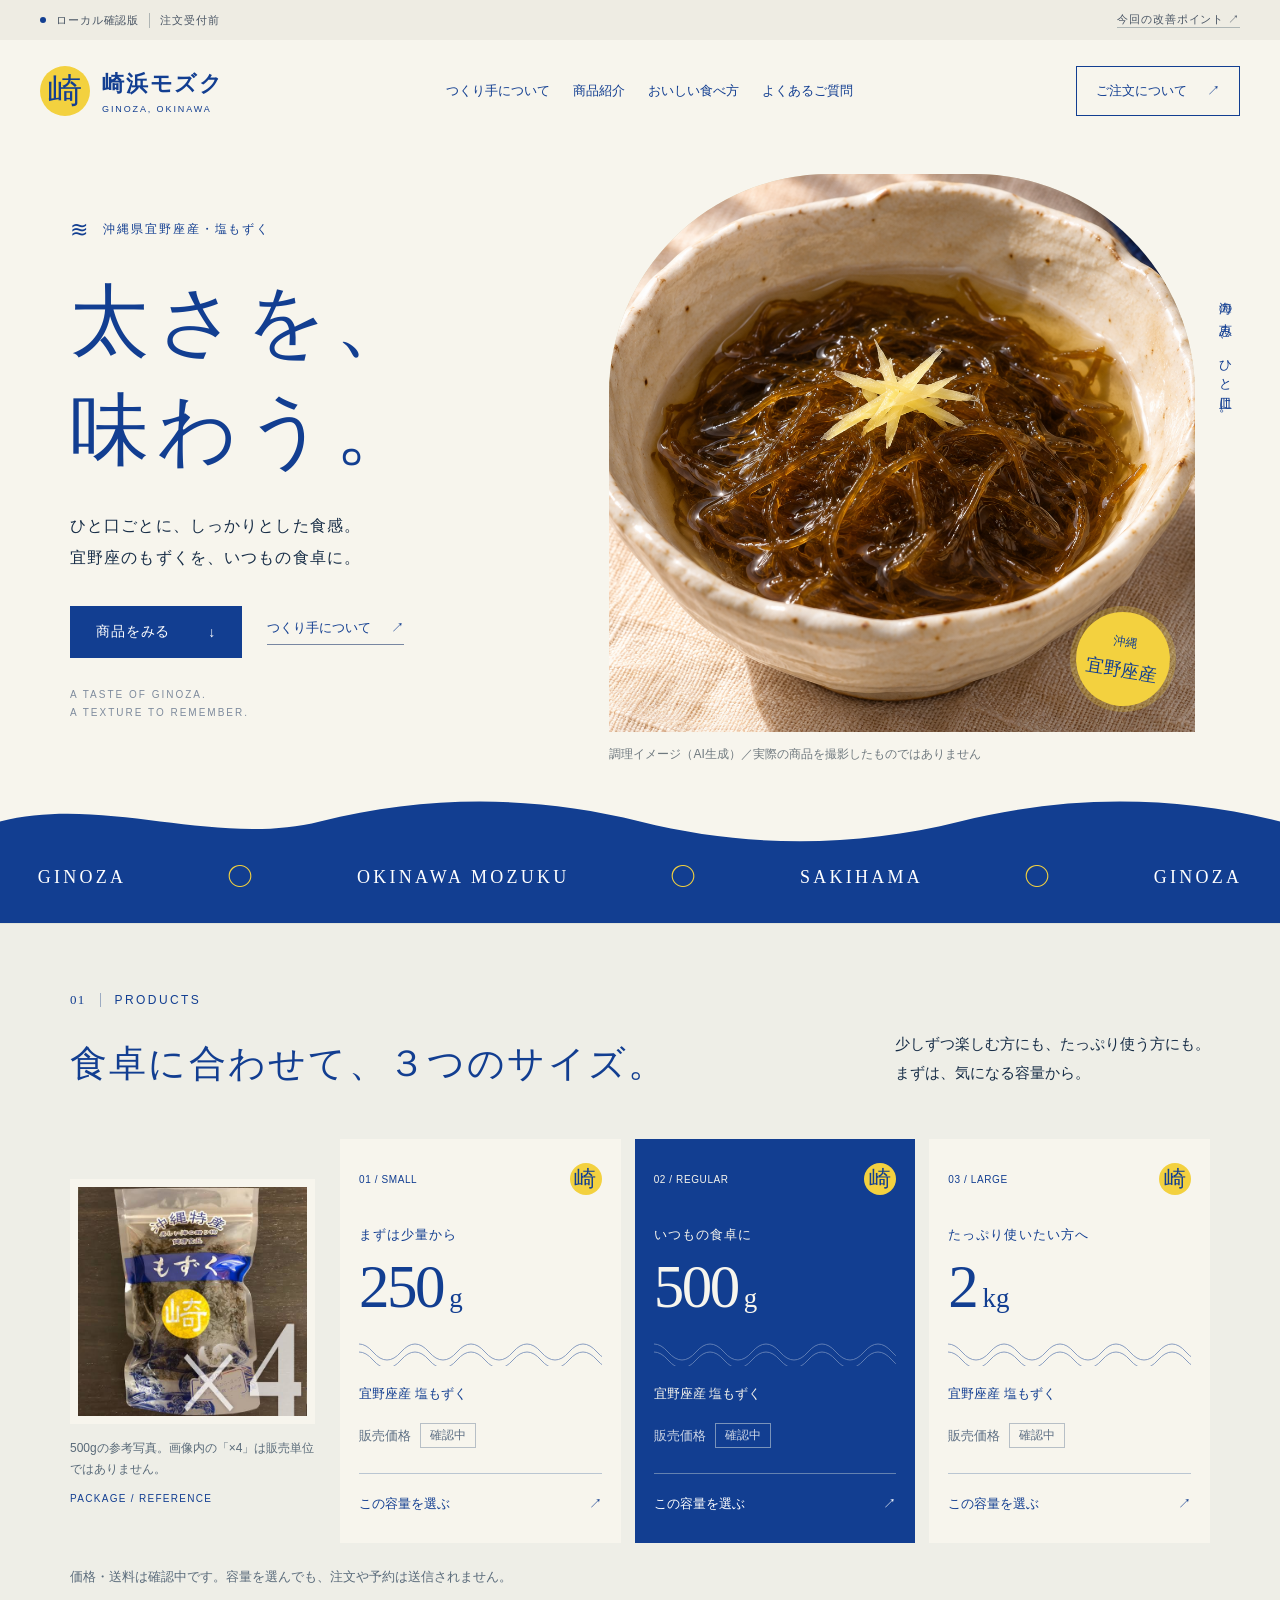
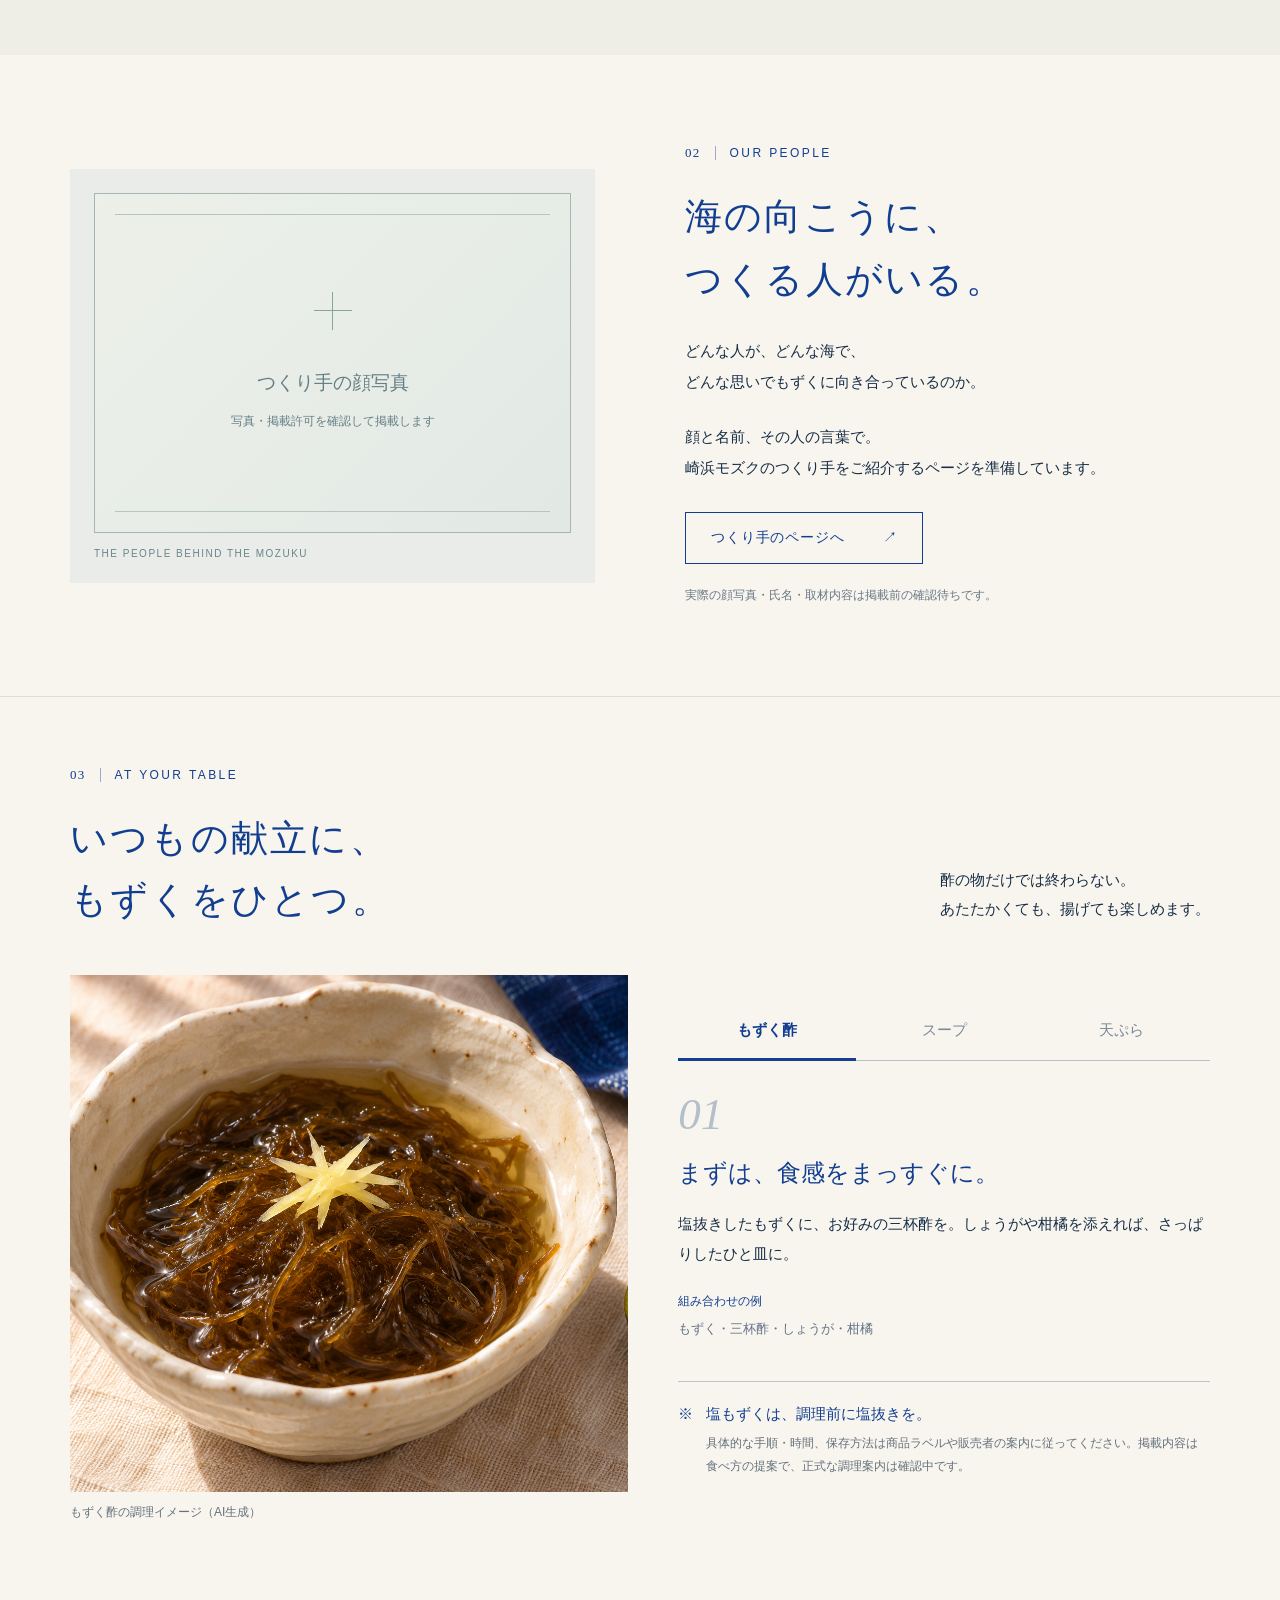
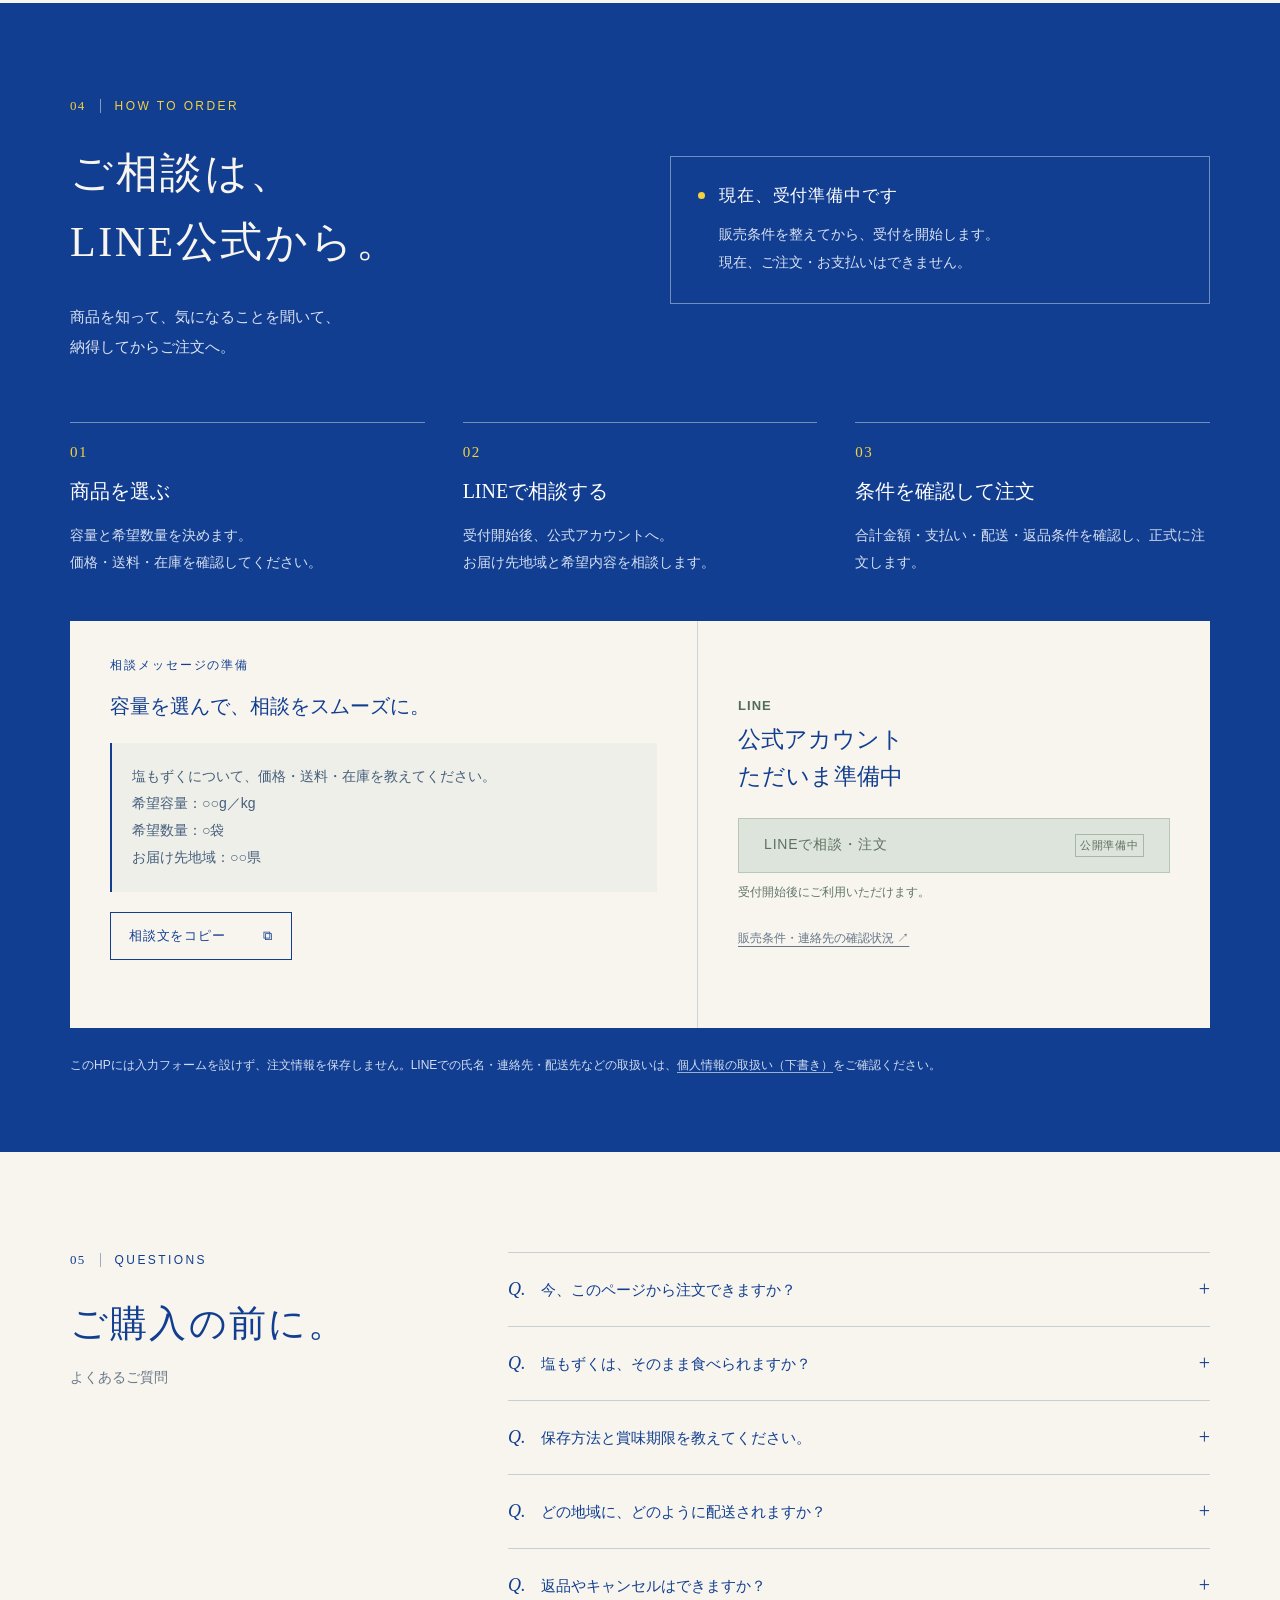
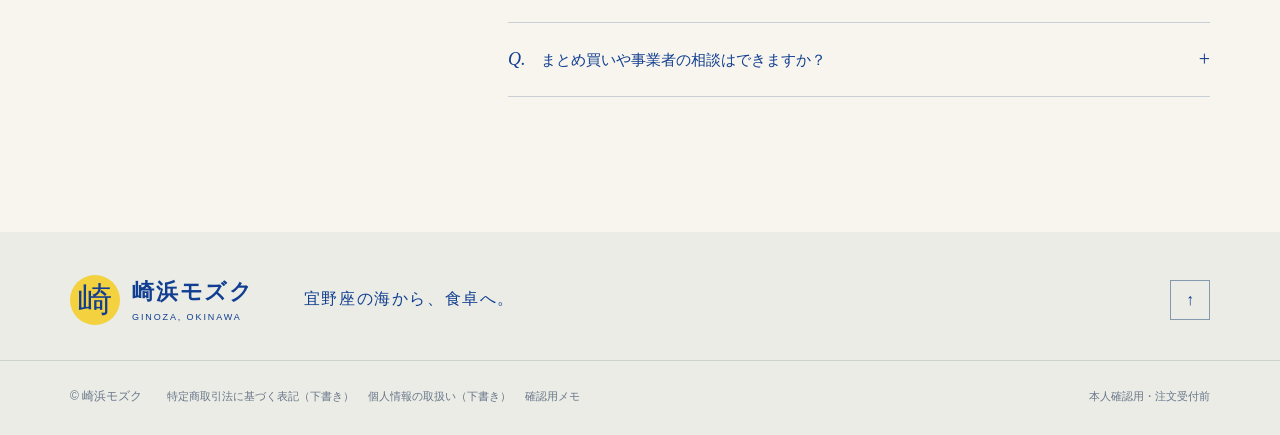
<file: index.html>
<!doctype html>
<html lang="ja">
<head>
<meta charset="utf-8"><meta name="viewport" content="width=device-width,initial-scale=1">
<meta name="description" content="沖縄県宜野座産の塩もずく、崎浜モズク。太さと食感を楽しむ250g・500g・2kg。本人確認用のサイト下書きです。">
<meta name="robots" content="noindex,nofollow"><meta name="theme-color" content="#123e91">
<title>崎浜モズク｜太さを、味わう。</title>
<link rel="icon" href="assets/favicon.svg" type="image/svg+xml"><link rel="stylesheet" href="styles.css"><script src="app.js" defer></script>
</head>
<body class="reviewed">
<a class="skip" href="#main">本文へ移動</a>
<div class="preview-note"><span><i></i>ローカル確認版 <b>注文受付前</b></span><a href="review.html">今回の改善ポイント <span aria-hidden="true">↗</span></a></div>
<header class="site-header"><a class="brand" href="index.html" aria-label="崎浜モズク ホーム"><span class="brand-mark">崎</span><span class="brand-name">崎浜モズク<small>GINOZA, OKINAWA</small></span></a>
<nav class="desktop-nav" aria-label="メインナビゲーション"><a href="makers.html">つくり手について</a><a href="#products">商品紹介</a><a href="#recipe">おいしい食べ方</a><a href="#faq">よくあるご質問</a></nav><a class="header-cta" href="#order">ご注文について <span>↗</span></a><button class="menu-toggle" aria-expanded="false" aria-controls="mobile-menu" aria-label="メニューを開く"><span></span><span></span></button>
</header>
<nav id="mobile-menu" class="mobile-menu" aria-label="モバイルナビゲーション" hidden><a href="makers.html">つくり手について</a><a href="#products">商品紹介</a><a href="#recipe">おいしい食べ方</a><a href="#order">ご注文について</a><a href="#faq">よくあるご質問</a><a href="information.html">販売情報・公開前の確認</a></nav>
<main id="main">
<section class="hero section-wrap" aria-labelledby="hero-title"><div class="hero-copy"><p class="eyebrow"><span class="tiny-wave" aria-hidden="true">≋</span> 沖縄県宜野座産・塩もずく</p><h1 id="hero-title">太さを、<br>味わう。</h1><p class="hero-desc">ひと口ごとに、しっかりとした食感。<br>宜野座のもずくを、いつもの食卓に。</p><div class="hero-actions"><a class="button primary" href="#products">商品をみる <span aria-hidden="true">↓</span></a><a class="text-link" href="makers.html">つくり手について <span aria-hidden="true">↗</span></a></div><p class="hero-english">A TASTE OF GINOZA.<br>A TEXTURE TO REMEMBER.</p></div><figure class="hero-visual"><div class="image-frame"><img src="assets/serving-image.png" width="1536" height="1024" alt="器に盛り付けたもずく酢の調理イメージ。実商品ではないAI生成画像" fetchpriority="high"><span class="origin-stamp">沖縄<br><b>宜野座産</b></span></div><figcaption>調理イメージ（AI生成）／実際の商品を撮影したものではありません</figcaption><span class="hero-note">海の恵み、ひと皿に。</span></figure></section>
<div class="sea-ribbon" aria-hidden="true"><svg viewBox="0 0 1440 70" preserveAspectRatio="none"><path d="M0 37C120 0 240 74 360 37S600 0 720 37S960 74 1080 37S1320 0 1440 37V70H0Z"/></svg><div><span>GINOZA</span><i>◯</i><span>OKINAWA MOZUKU</span><i>◯</i><span>SAKIHAMA</span><i>◯</i><span>GINOZA</span></div></div>
<section id="products" class="products-section"><div class="section-wrap"><div class="section-heading"><div><p class="section-index">01 <span>PRODUCTS</span></p><h2>食卓に合わせて、<br class="mobile-only">３つのサイズ。</h2></div><p>少しずつ楽しむ方にも、たっぷり使う方にも。<br>まずは、気になる容量から。</p></div><div class="product-showcase"><figure class="product-photo-large"><img src="assets/product-original.jpeg" width="554" height="554" alt="崎浜モズク500gの参考パッケージ写真。青い帯と黄色い崎の印" loading="lazy"><figcaption>500gの参考写真。画像内の「×4」は販売単位ではありません。</figcaption><span class="photo-tag">PACKAGE / REFERENCE</span></figure><div class="product-grid">
<article class="product-card"><div class="product-card-top"><span>01 / SMALL</span><span class="mini-mark">崎</span></div><p class="product-use">まずは少量から</p><h3><span>250</span><small>g</small></h3><div class="product-line"></div><p class="product-name">宜野座産 塩もずく</p><p class="price-pending">販売価格 <span>確認中</span></p><button class="select-size" aria-pressed="false" data-size="250g">この容量を選ぶ <span>↗</span></button></article>
<article class="product-card featured"><div class="product-card-top"><span>02 / REGULAR</span><span class="mini-mark">崎</span></div><p class="product-use">いつもの食卓に</p><h3><span>500</span><small>g</small></h3><div class="product-line"></div><p class="product-name">宜野座産 塩もずく</p><p class="price-pending">販売価格 <span>確認中</span></p><button class="select-size" aria-pressed="false" data-size="500g">この容量を選ぶ <span>↗</span></button></article>
<article class="product-card"><div class="product-card-top"><span>03 / LARGE</span><span class="mini-mark">崎</span></div><p class="product-use">たっぷり使いたい方へ</p><h3><span>2</span><small>kg</small></h3><div class="product-line"></div><p class="product-name">宜野座産 塩もずく</p><p class="price-pending">販売価格 <span>確認中</span></p><button class="select-size" aria-pressed="false" data-size="2kg">この容量を選ぶ <span>↗</span></button></article>
</div></div><div id="selection-summary" class="selection-summary" hidden><div><span class="selection-check" aria-hidden="true">✓</span><p id="selection-feedback" role="status" aria-live="polite"></p></div><a href="#order">この内容で相談文を確認 <span>↓</span></a></div><p class="product-disclaimer">価格・送料は確認中です。容量を選んでも、注文や予約は送信されません。</p></div></section><section id="about" class="makers-teaser section-wrap"><div class="maker-art" aria-label="漁師の顔写真を掲載する予定の枠"><div class="portrait-frame"><span class="portrait-cross"></span><p>つくり手の顔写真<br><small>写真・掲載許可を確認して掲載します</small></p></div><span class="maker-art-label">THE PEOPLE BEHIND THE MOZUKU</span></div><div class="makers-copy"><p class="section-index">02 <span>OUR PEOPLE</span></p><h2>海の向こうに、<br>つくる人がいる。</h2><p>どんな人が、どんな海で、<br>どんな思いでもずくに向き合っているのか。</p><p>顔と名前、その人の言葉で。<br>崎浜モズクのつくり手をご紹介するページを準備しています。</p><a class="button secondary" href="makers.html">つくり手のページへ <span>↗</span></a><p class="quiet-note">実際の顔写真・氏名・取材内容は掲載前の確認待ちです。</p></div></section>

<section id="recipe" class="recipe-section section-wrap"><div class="section-heading"><div><p class="section-index">03 <span>AT YOUR TABLE</span></p><h2>いつもの献立に、<br>もずくをひとつ。</h2></div><p>酢の物だけでは終わらない。<br>あたたかくても、揚げても楽しめます。</p></div><div class="recipe-layout"><figure class="recipe-image"><img id="recipe-photo" src="assets/serving-image.png" width="1536" height="1024" alt="もずく酢の盛り付けイメージ。AI生成画像" loading="lazy"><figcaption id="recipe-caption">もずく酢の調理イメージ（AI生成）</figcaption><span class="recipe-image-label">SIMPLE IS DELICIOUS.</span></figure><div class="recipe-content"><div class="recipe-tabs" role="tablist" aria-label="もずくの食べ方"><button id="tab-vinegar" role="tab" aria-selected="true" aria-controls="recipe-vinegar" tabindex="0" data-recipe="vinegar">もずく酢</button><button id="tab-soup" role="tab" aria-selected="false" aria-controls="recipe-soup" tabindex="-1" data-recipe="soup">スープ</button><button id="tab-tempura" role="tab" aria-selected="false" aria-controls="recipe-tempura" tabindex="-1" data-recipe="tempura">天ぷら</button></div><div id="recipe-vinegar" class="recipe-panel" role="tabpanel" aria-labelledby="tab-vinegar"><span class="recipe-number">01</span><h3>まずは、食感をまっすぐに。</h3><p>塩抜きしたもずくに、お好みの三杯酢を。しょうがや柑橘を添えれば、さっぱりしたひと皿に。</p><p class="recipe-ingredients"><span>組み合わせの例</span>もずく・三杯酢・しょうが・柑橘</p></div><div id="recipe-soup" class="recipe-panel" role="tabpanel" aria-labelledby="tab-soup" hidden><span class="recipe-number">02</span><h3>だしと一緒に、ほっと一杯。</h3><p>塩抜きしたもずくを、だしの効いたスープに。卵やねぎを合わせるのもおすすめです。汁物にも食感の楽しさを。</p><p class="recipe-ingredients"><span>組み合わせの例</span>もずく・だし・卵・ねぎ</p></div><div id="recipe-tempura" class="recipe-panel" role="tabpanel" aria-labelledby="tab-tempura" hidden><span class="recipe-number">03</span><h3>外は香ばしく、中はもずく。</h3><p>塩抜きして水気をしっかり切り、衣と合わせて天ぷらに。にんじんやねぎを加えても楽しめます。</p><p class="recipe-ingredients"><span>組み合わせの例</span>もずく・天ぷら衣・にんじん・ねぎ</p><p class="small-note">揚げる際は、水分による油はねにご注意ください。</p></div><div class="preparation-note"><span aria-hidden="true">※</span><p>塩もずくは、調理前に塩抜きを。<br><small>具体的な手順・時間、保存方法は商品ラベルや販売者の案内に従ってください。掲載内容は食べ方の提案で、正式な調理案内は確認中です。</small></p></div></div></div></section>
<section id="order" class="order-section"><div class="section-wrap"><div class="order-intro"><div><p class="section-index">04 <span>HOW TO ORDER</span></p><h2>ご相談は、<br>LINE公式から。</h2><p>商品を知って、気になることを聞いて、<br>納得してからご注文へ。</p></div><div class="order-status"><span class="status-dot"></span><div><strong>現在、受付準備中です</strong><p>販売条件を整えてから、受付を開始します。<br>現在、ご注文・お支払いはできません。</p></div></div></div><ol class="order-steps"><li><span>01</span><h3>商品を選ぶ</h3><p>容量と希望数量を決めます。<br>価格・送料・在庫を確認してください。</p></li><li><span>02</span><h3>LINEで相談する</h3><p>受付開始後、公式アカウントへ。<br>お届け先地域と希望内容を相談します。</p></li><li><span>03</span><h3>条件を確認して注文</h3><p>合計金額・支払い・配送・返品条件を確認し、正式に注文します。</p></li></ol><div class="order-workbench"><div class="inquiry-template"><p class="eyebrow">相談メッセージの準備</p><h3 id="selected-size">容量を選んで、相談をスムーズに。</h3><p id="template-text">塩もずくについて、価格・送料・在庫を教えてください。\n希望容量：○○g／kg\n希望数量：○袋\nお届け先地域：○○県</p><button id="copy-template" class="button secondary">相談文をコピー <span aria-hidden="true">⧉</span></button><p class="copy-status" id="copy-status" role="status" aria-live="polite"></p></div><div class="contact-box"><span class="line-wordmark">LINE</span><h3>公式アカウント<br>ただいま準備中</h3><button class="button unavailable" disabled>LINEで相談・注文 <span>公開準備中</span></button><p>受付開始後にご利用いただけます。</p><a class="contact-info-link" href="information.html#legal">販売条件・連絡先の確認状況 ↗</a></div></div><p class="order-privacy">このHPには入力フォームを設けず、注文情報を保存しません。LINEでの氏名・連絡先・配送先などの取扱いは、<a href="information.html#privacy">個人情報の取扱い（下書き）</a>をご確認ください。</p></div></section>
<section id="faq" class="faq-section section-wrap"><div class="faq-heading"><p class="section-index">05 <span>QUESTIONS</span></p><h2>ご購入の前に。</h2><p>よくあるご質問</p></div><div class="faq-list"><details><summary><span>Q.</span>今、このページから注文できますか？<i>+</i></summary><p>現在は本人確認用の下書きです。注文受付は開始していません。LINE公式URL、価格、送料、支払い方法、配送・返品条件などを確認してから、ご注文導線を公開します。</p></details><details><summary><span>Q.</span>塩もずくは、そのまま食べられますか？<i>+</i></summary><p>塩もずくは調理前の塩抜きが必要です。商品ごとの方法・時間は、商品ラベルまたは販売者の案内に従ってください。正式な塩抜き手順は確認後に掲載します。</p></details><details><summary><span>Q.</span>保存方法と賞味期限を教えてください。<i>+</i></summary><p>保存温度、未開封の賞味期限、開封後の取扱いは確認中です。実際の商品ラベルを優先し、確認できるまでは常温保存や長期保存が可能とは判断しないでください。</p></details><details><summary><span>Q.</span>どの地域に、どのように配送されますか？<i>+</i></summary><p>配送可能地域、配送会社、常温・冷蔵・冷凍の区分、送料、出荷までの日数は確認中です。離島対応や日時指定も含め、確定後にご案内します。</p></details><details><summary><span>Q.</span>返品やキャンセルはできますか？<i>+</i></summary><p>お客様都合、商品不良・破損・誤配送などの場合を分け、連絡期限、返送費用、返金条件を確認中です。正式な条件は注文前に確認できる形で掲載します。</p></details><details><summary><span>Q.</span>まとめ買いや事業者の相談はできますか？<i>+</i></summary><p>対応可否、最小数量、見積り、配送、請求書などの条件は確認中です。受付開始後、LINE公式へご相談いただく導線を設ける予定です。</p></details></div></section>

</main>
<footer class="footer"><div class="footer-top section-wrap"><a class="brand" href="index.html"><span class="brand-mark">崎</span><span class="brand-name">崎浜モズク<small>GINOZA, OKINAWA</small></span></a><p>宜野座の海から、食卓へ。</p><a href="#main" class="back-top" aria-label="ページ上部へ">↑</a></div><div class="footer-bottom section-wrap"><p>© 崎浜モズク</p><nav aria-label="フッターナビゲーション"><a href="information.html#legal">特定商取引法に基づく表記（下書き）</a><a href="information.html#privacy">個人情報の取扱い（下書き）</a><a href="review.html">確認用メモ</a></nav><small>本人確認用・注文受付前</small></div></footer>
<a class="mobile-order" href="#order">ご注文について <span id="mobile-selection">現在、受付準備中 ↗</span></a>
</body></html>
</file>
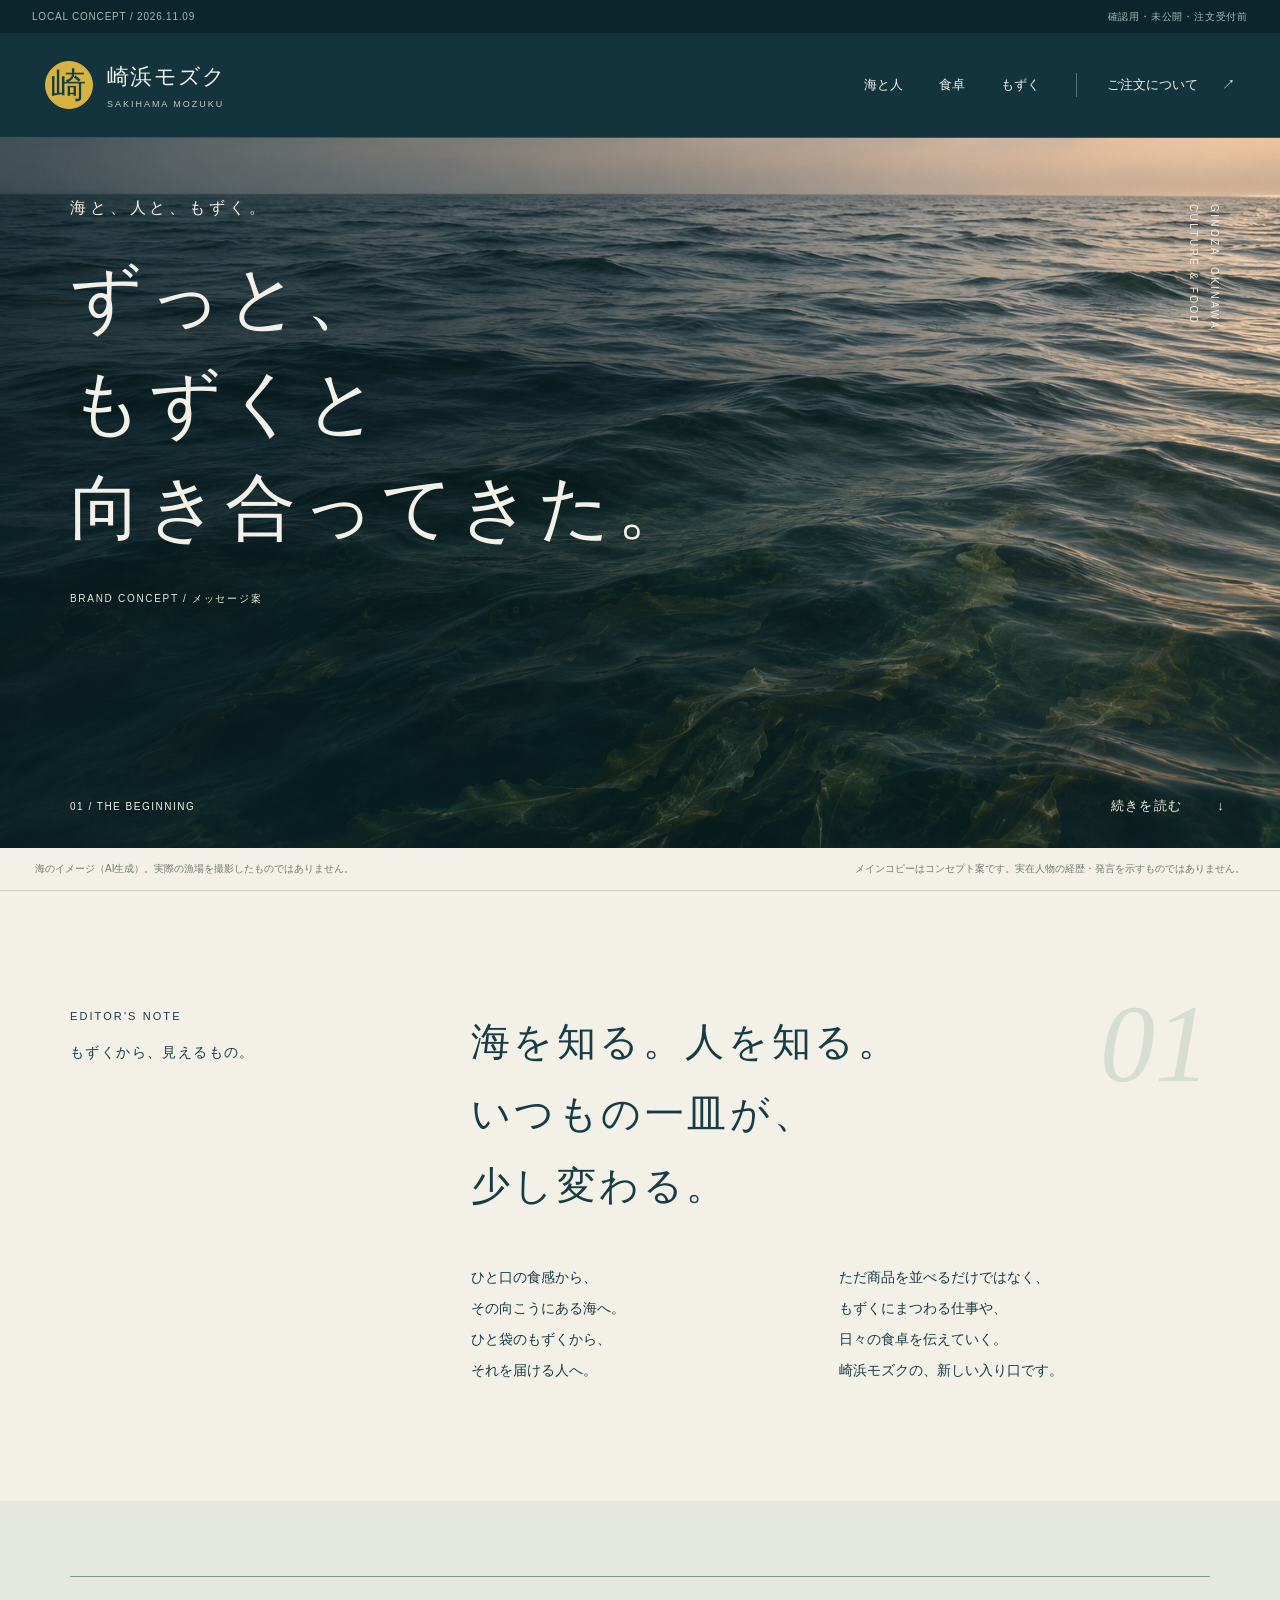
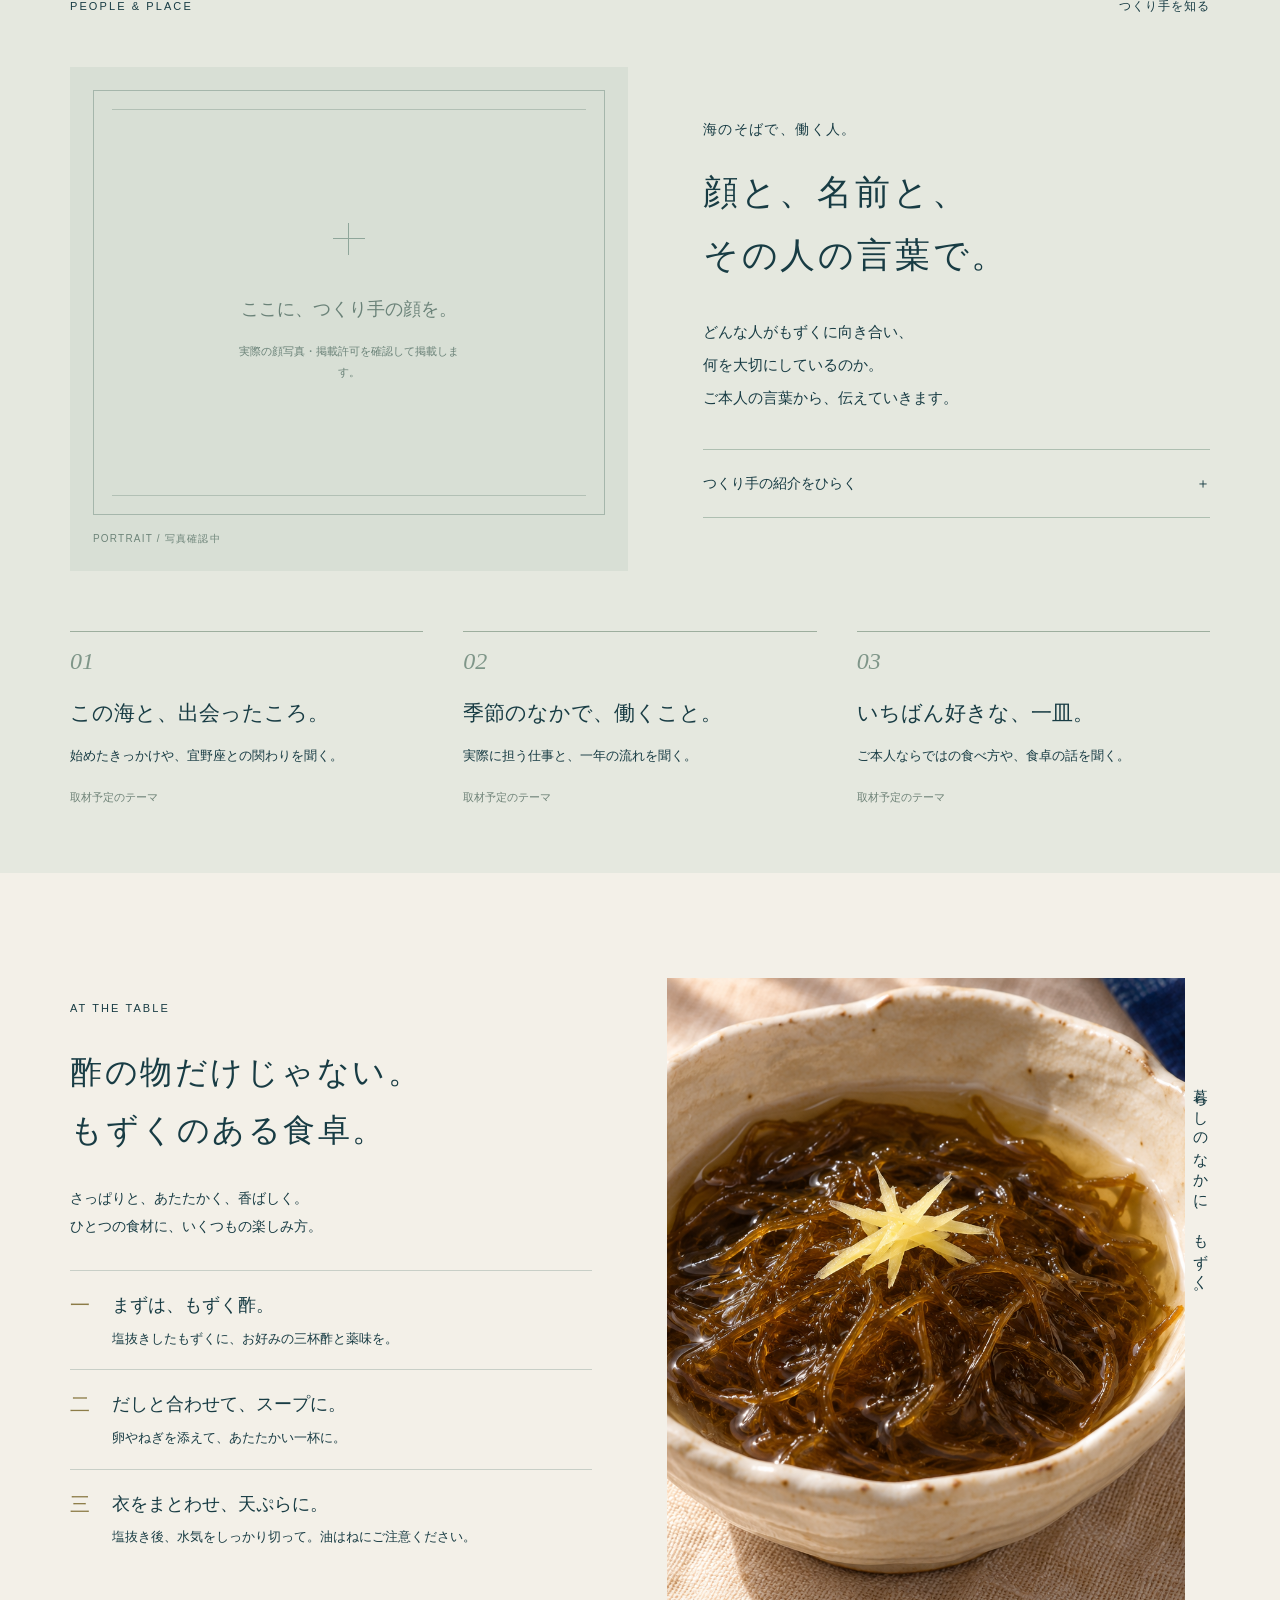
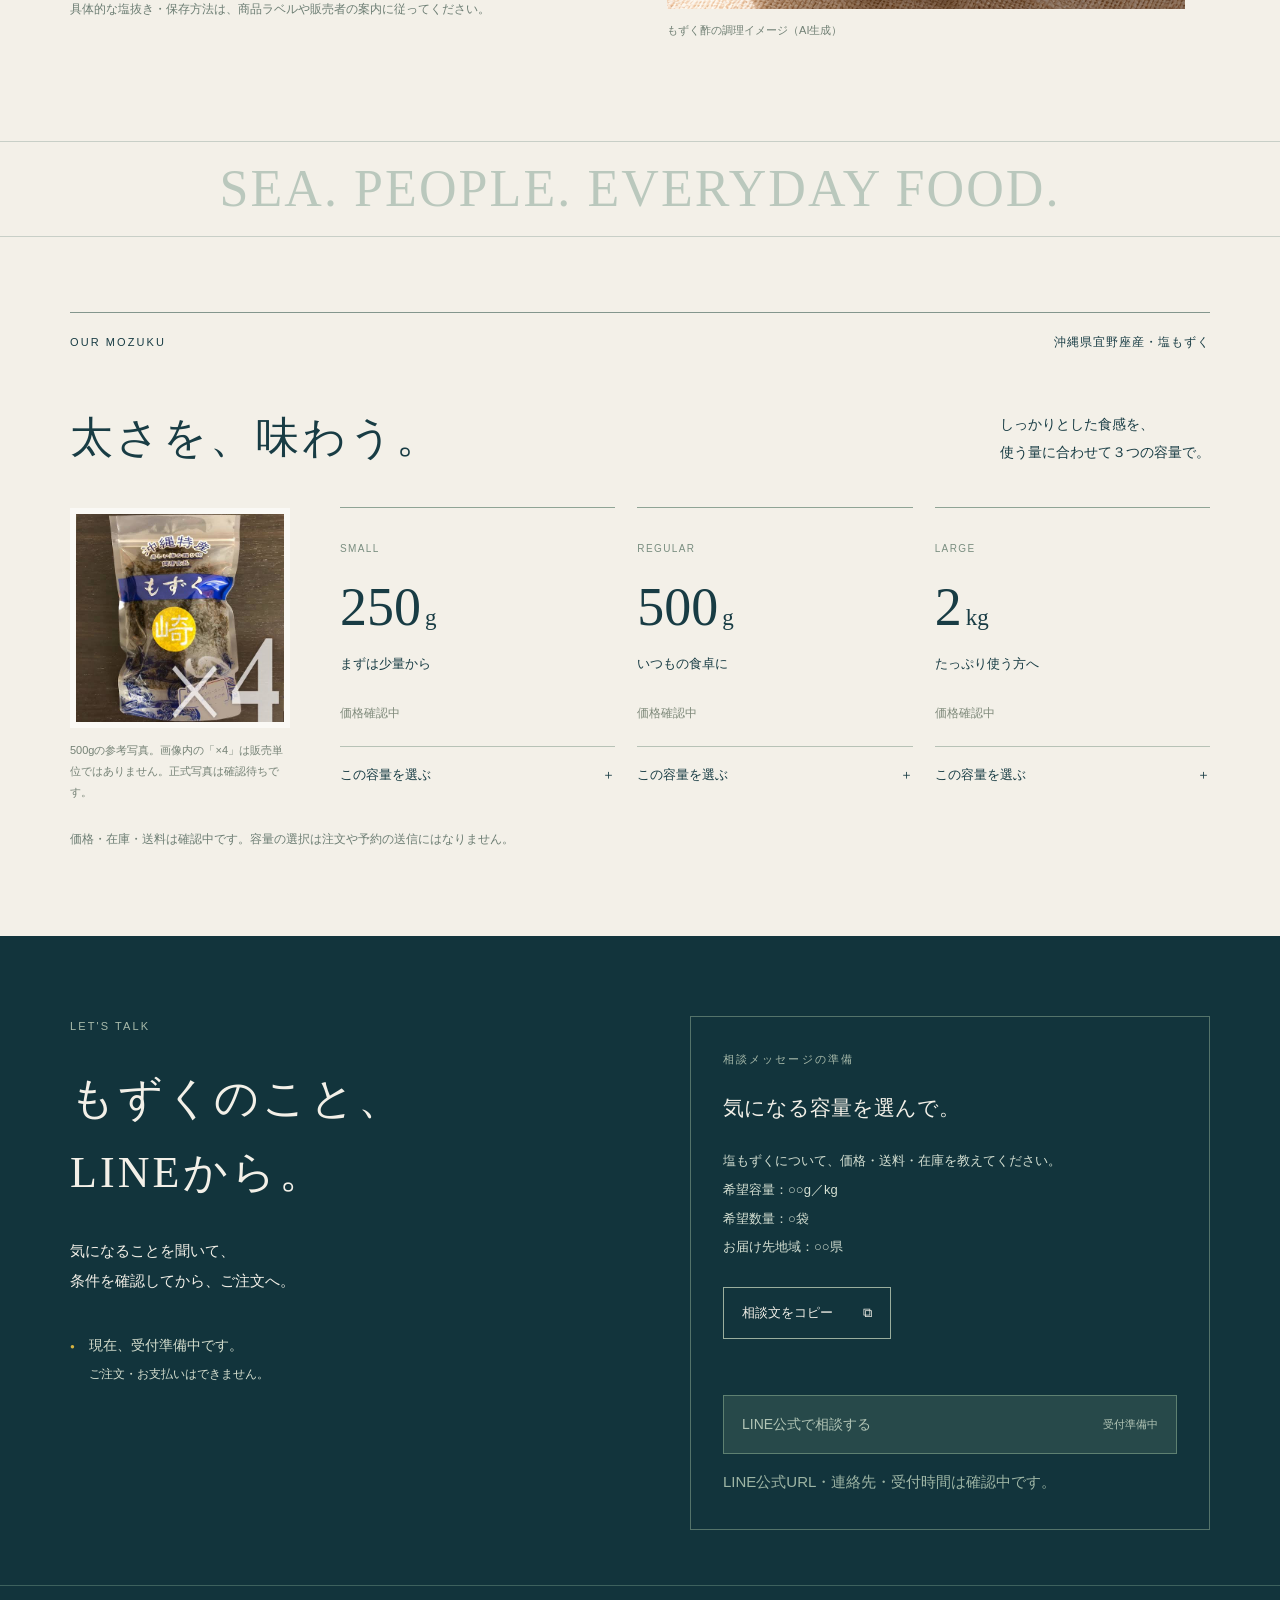
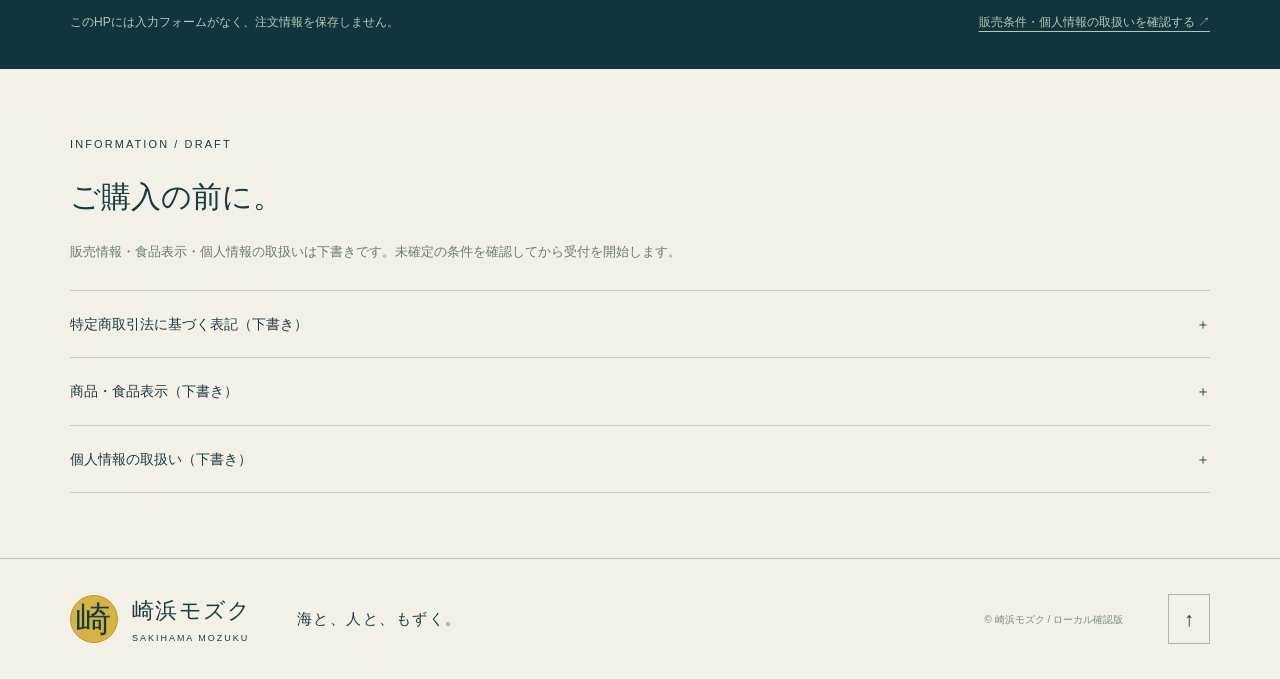
<file: culture/index.html>
<!doctype html><html lang="ja"><head><meta charset="utf-8"><meta name="viewport" content="width=device-width,initial-scale=1"><meta name="robots" content="noindex,nofollow"><meta name="theme-color" content="#183c44"><title>崎浜モズク｜海と、人と、もずく。</title><meta name="description" content="崎浜モズクのカルチャー方向を検討するローカル確認版。海、人、食文化からもずくを伝えるコンセプト。"><link rel="icon" href="assets/favicon.svg" type="image/svg+xml"><link rel="stylesheet" href="culture.css"><script src="culture.js" defer></script></head><body>
<a class="skip" href="#main">本文へ</a><div class="draftbar"><span>LOCAL CONCEPT / 2026.11.09</span><span>確認用・未公開・注文受付前</span></div>
<header class="masthead"><a href="#main" class="brand"><span class="seal">崎</span><span>崎浜モズク<small>SAKIHAMA MOZUKU</small></span></a><nav aria-label="メインナビゲーション"><a href="#people">海と人</a><a href="#table">食卓</a><a href="#products">もずく</a><a class="nav-order" href="#order">ご注文について <span>↗</span></a></nav></header>
<main id="main">
<section class="cover" aria-labelledby="headline"><img class="cover-photo" src="assets/culture-sea.png" width="1536" height="1024" alt="静かな海のイメージ。AI生成画像で、実際の漁場ではありません" fetchpriority="high"><div class="cover-shade"></div><div class="cover-copy"><p class="issue-label">海と、人と、もずく。</p><h1 id="headline">ずっと、<br>もずくと<br>向き合ってきた。</h1><p class="concept-tag">BRAND CONCEPT / メッセージ案</p></div><p class="cover-vertical">GINOZA, OKINAWA<br>CULTURE & FOOD</p><div class="cover-bottom"><span>01 / THE BEGINNING</span><a href="#editorial">続きを読む <span>↓</span></a></div></section>
<div class="image-disclosure"><span>海のイメージ（AI生成）。実際の漁場を撮影したものではありません。</span><span>メインコピーはコンセプト案です。実在人物の経歴・発言を示すものではありません。</span></div>
<section id="editorial" class="editorial wrap"><p class="section-label">EDITOR'S NOTE<br><span>もずくから、見えるもの。</span></p><div><h2>海を知る。人を知る。<br>いつもの一皿が、<br>少し変わる。</h2><div class="intro-columns"><p>ひと口の食感から、<br>その向こうにある海へ。<br>ひと袋のもずくから、<br>それを届ける人へ。</p><p>ただ商品を並べるだけではなく、<br>もずくにまつわる仕事や、<br>日々の食卓を伝えていく。<br>崎浜モズクの、新しい入り口です。</p></div></div><span class="editorial-number" aria-hidden="true">01</span></section>
<section id="people" class="people-section"><div class="wrap"><div class="section-top"><p class="section-label">PEOPLE & PLACE</p><span>つくり手を知る</span></div><div class="people-layout"><figure class="portrait-placeholder"><div class="portrait-mat"><span class="cross" aria-hidden="true"></span><p>ここに、つくり手の顔を。</p><small>実際の顔写真・掲載許可を確認して掲載します。</small></div><figcaption>PORTRAIT / 写真確認中</figcaption></figure><div class="people-copy"><p class="chapter">海のそばで、働く人。</p><h2>顔と、名前と、<br>その人の言葉で。</h2><p>どんな人がもずくに向き合い、<br>何を大切にしているのか。<br>ご本人の言葉から、伝えていきます。</p><details class="profile-details"><summary>つくり手の紹介をひらく <span>＋</span></summary><div><dl><div><dt>お名前</dt><dd>確認中</dd></div><div><dt>担当している仕事</dt><dd>確認中</dd></div><div><dt>活動する場所</dt><dd>確認中</dd></div></dl><p class="profile-note">顔写真・氏名・仕事・経歴・言葉は、実際の取材と掲載許可をもとに確定します。</p></div></details></div></div><div class="story-index"><article><span>01</span><h3>この海と、出会ったころ。</h3><p>始めたきっかけや、宜野座との関わりを聞く。</p><small>取材予定のテーマ</small></article><article><span>02</span><h3>季節のなかで、働くこと。</h3><p>実際に担う仕事と、一年の流れを聞く。</p><small>取材予定のテーマ</small></article><article><span>03</span><h3>いちばん好きな、一皿。</h3><p>ご本人ならではの食べ方や、食卓の話を聞く。</p><small>取材予定のテーマ</small></article></div></div></section>
<section id="table" class="table-section wrap"><div class="table-copy"><p class="section-label">AT THE TABLE</p><h2>酢の物だけじゃない。<br>もずくのある食卓。</h2><p>さっぱりと、あたたかく、香ばしく。<br>ひとつの食材に、いくつもの楽しみ方。</p><ol class="food-notes"><li><span>一</span><div><h3>まずは、もずく酢。</h3><p>塩抜きしたもずくに、お好みの三杯酢と薬味を。</p></div></li><li><span>二</span><div><h3>だしと合わせて、スープに。</h3><p>卵やねぎを添えて、あたたかい一杯に。</p></div></li><li><span>三</span><div><h3>衣をまとわせ、天ぷらに。</h3><p>塩抜き後、水気をしっかり切って。油はねにご注意ください。</p></div></li></ol><p class="quiet">具体的な塩抜き・保存方法は、商品ラベルや販売者の案内に従ってください。</p></div><figure class="table-photo"><img src="assets/serving-image.png" width="1536" height="1024" alt="もずく酢の調理イメージ。AI生成で実商品を撮影したものではありません" loading="lazy"><figcaption>もずく酢の調理イメージ（AI生成）</figcaption><span class="table-vertical" aria-hidden="true">暮らしのなかに、もずく。</span></figure></section>
<div class="word-band" aria-hidden="true">SEA. PEOPLE. EVERYDAY FOOD.</div>
<section id="products" class="product-section wrap"><div class="section-top"><p class="section-label">OUR MOZUKU</p><span>沖縄県宜野座産・塩もずく</span></div><div class="product-heading"><h2>太さを、味わう。</h2><p>しっかりとした食感を、<br>使う量に合わせて３つの容量で。</p></div><div class="product-layout"><figure class="package"><img src="assets/product-original.jpeg" width="554" height="554" alt="崎浜モズク500gの参考パッケージ写真" loading="lazy"><figcaption>500gの参考写真。画像内の「×4」は販売単位ではありません。正式写真は確認待ちです。</figcaption></figure><div class="sizes"><article><div><span class="size-label">SMALL</span><h3>250<small>g</small></h3><p>まずは少量から</p></div><span class="price">価格確認中</span><button class="choose" data-size="250g" aria-pressed="false">この容量を選ぶ <span>＋</span></button></article><article><div><span class="size-label">REGULAR</span><h3>500<small>g</small></h3><p>いつもの食卓に</p></div><span class="price">価格確認中</span><button class="choose" data-size="500g" aria-pressed="false">この容量を選ぶ <span>＋</span></button></article><article><div><span class="size-label">LARGE</span><h3>2<small>kg</small></h3><p>たっぷり使う方へ</p></div><span class="price">価格確認中</span><button class="choose" data-size="2kg" aria-pressed="false">この容量を選ぶ <span>＋</span></button></article></div></div><div id="selected-notice" class="selected-notice" hidden><p id="selection-feedback" role="status" aria-live="polite"></p><a href="#order">相談文を確認する ↓</a></div><p class="quiet">価格・在庫・送料は確認中です。容量の選択は注文や予約の送信にはなりません。</p></section>
<section id="order" class="order-section"><div class="wrap order-layout"><div><p class="section-label">LET'S TALK</p><h2>もずくのこと、<br>LINEから。</h2><p>気になることを聞いて、<br>条件を確認してから、ご注文へ。</p><div class="order-status"><span>●</span><p>現在、受付準備中です。<br><small>ご注文・お支払いはできません。</small></p></div></div><div class="order-card"><p class="section-label">相談メッセージの準備</p><h3 id="selected-title">気になる容量を選んで。</h3><p id="template-text">塩もずくについて、価格・送料・在庫を教えてください。<br>希望容量：○○g／kg<br>希望数量：○袋<br>お届け先地域：○○県</p><button id="copy-button" class="copy-button">相談文をコピー <span>⧉</span></button><p id="copy-result" role="status" aria-live="polite"></p><button class="line-disabled" disabled>LINE公式で相談する <small>受付準備中</small></button><p class="quiet">LINE公式URL・連絡先・受付時間は確認中です。</p></div></div><div class="wrap order-foot"><p>このHPには入力フォームがなく、注文情報を保存しません。</p><a href="#information">販売条件・個人情報の取扱いを確認する ↗</a></div></section>
<section id="information" class="information wrap"><p class="section-label">INFORMATION / DRAFT</p><h2>ご購入の前に。</h2><p class="information-intro">販売情報・食品表示・個人情報の取扱いは下書きです。未確定の条件を確認してから受付を開始します。</p><details class="legal-detail"><summary>特定商取引法に基づく表記（下書き）<span>＋</span></summary><div class="legal-body"><section id="legal" class="info-section section-wrap"><p class="intro">LINEで受け付ける通信販売の条件を、注文前に確認できるようにするための整理です。ブランド名と、法的な販売事業者名は区別します。</p><dl class="info-table">
<div><dt>店舗・ブランド名</dt><dd><span class="known">提供情報</span>崎浜モズク</dd></div>
<div><dt>販売事業者名</dt><dd><span class="pending">確認中</span>法人名または個人事業主の氏名を掲載。屋号のみで足りるとは扱いません。</dd></div>
<div><dt>運営統括責任者</dt><dd><span class="pending">確認中</span>責任者氏名・役職。</dd></div>
<div><dt>所在地</dt><dd><span class="pending">確認中</span>郵便番号・番地・建物名を含む販売事業者の住所。</dd></div>
<div><dt>電話番号</dt><dd><span class="pending">確認中</span>連絡可能な番号。架空の番号は表示していません。</dd></div>
<div><dt>メール・問い合わせ窓口</dt><dd><span class="pending">確認中</span>連絡先メールアドレス、LINE公式URL・アカウント名、対応窓口。</dd></div>
<div><dt>受付時間・定休日</dt><dd><span class="pending">確認中</span>問い合わせ対応時間、定休日、休業時の案内。</dd></div>
<div><dt>販売価格</dt><dd><span class="pending">確認中</span>250g・500g・2kgそれぞれの税込価格。販売単位、セットの有無、適用税率を確認します。</dd></div>
<div><dt>商品代金以外の費用</dt><dd><span class="pending">確認中</span>送料、クール便料金、地域・離島の追加料金、振込・決済手数料など。不要なものは「不要」と明記します。</dd></div>
<div><dt>注文方法・契約成立時点</dt><dd><span class="pending">確認中</span>LINEでの相談から正式注文への手順、受注確認方法、契約が成立する時点。</dd></div>
<div><dt>支払方法</dt><dd><span class="pending">確認中</span>利用可能な方法のみ掲載。振込・カード・代引き等の対応を推測しません。</dd></div>
<div><dt>支払時期・支払期限</dt><dd><span class="pending">確認中</span>前払い・後払いの区分、注文後の期限、期限経過時の取扱い。</dd></div>
<div><dt>商品のお届け時期</dt><dd><span class="pending">確認中</span>受注・入金確認から発送までの目安、予約品の取扱い、欠品・遅延時の連絡方法。</dd></div>
<div><dt>配送方法・温度帯・地域</dt><dd><span class="pending">確認中</span>配送会社、常温・冷蔵・冷凍の区分、配送可能地域、離島可否、日時指定、受取不可・長期不在の取扱い。</dd></div>
<div><dt>販売数量・申込期限</dt><dd><span class="pending">確認中</span>最小数量、上限、在庫、販売期間、予約・季節販売等の条件。制限がある場合に明示します。</dd></div>
<div><dt>変更・キャンセル</dt><dd><span class="pending">確認中</span>注文後・発送前・発送後を分け、受付期限、手続き、費用の有無を明示します。</dd></div>
<div><dt>返品・交換・返金条件</dt><dd><span class="pending">確認中</span>お客様都合と、商品不良・破損・誤配送等を区別。受付可否、連絡期限・方法、返送料の負担、返金方法・時期を明示します。</dd></div>
<div><dt>その他の販売条件</dt><dd><span class="pending">確認中</span>贈答、のし、領収書・請求書、事業者向け取引など、対応する場合の条件。</dd></div>
</dl></section></div></details><details class="legal-detail"><summary>商品・食品表示（下書き）<span>＋</span></summary><div class="legal-body"><section id="food" class="info-section section-wrap"><p class="intro">サイトの説明と実際の商品ラベルを照合します。正式表示では、食品表示基準に応じた名称、原材料、原産地、期限、保存方法などを確定してください。</p><dl class="info-table">
<div><dt>商品名称</dt><dd><span class="known">提供情報</span>宜野座産 塩もずく<br><span class="pending">確認中</span>一括表示上の正式名称。</dd></div>
<div><dt>産地</dt><dd><span class="known">提供情報</span>沖縄県宜野座<br><span class="pending">確認中</span>仕入れ・生産記録との一致、原料原産地の正式な表示方法。</dd></div>
<div><dt>原材料名・添加物</dt><dd><span class="pending">確認中</span>実際の配合に基づく原材料、使用割合による順序、添加物の有無と表示。</dd></div>
<div><dt>内容量・販売単位</dt><dd><span class="known">提供情報</span>250g・500g・2kg<br><span class="pending">確認中</span>塩を含む重量か、固形量等の扱い、１袋単位かセットかを確定。</dd></div>
<div><dt>商品写真・包装仕様</dt><dd><span class="pending">確認中</span>各容量の実物写真、包装形状、表示ラベル。提供写真内の「×4」は販売単位として使用していません。</dd></div>
<div><dt>賞味期限</dt><dd><span class="pending">確認中</span>期限の設定根拠、表示場所、出荷時の残存期間。</dd></div>
<div><dt>保存方法</dt><dd><span class="pending">確認中</span>未開封時の保存温度・条件、冷蔵・冷凍の可否、開封後の保存方法と使用目安。</dd></div>
<div><dt>製造者・加工者・販売者</dt><dd><span class="pending">確認中</span>各事業者の正式名称、所在地、表示責任者、製造所・加工所。実態に応じて表示します。</dd></div>
<div><dt>栄養成分表示</dt><dd><span class="pending">確認中</span>表示義務・適用除外の確認、熱量・たんぱく質・脂質・炭水化物・食塩相当量など。分析・計算根拠も確認。</dd></div>
<div><dt>アレルゲン・注意表示</dt><dd><span class="pending">確認中</span>原材料由来のアレルゲン、混入の可能性等の事実確認。未確認の注意書きを推測で表示しません。</dd></div>
<div><dt>塩抜き・調理方法</dt><dd><span class="pending">確認中</span>商品に適した手順、水量、時間、取扱い上の注意。ページの食べ方案内は一般的な提案です。</dd></div>
<div><dt>追跡・回収時の対応</dt><dd><span class="pending">確認中</span>ロット、仕入れ・製造記録、販売記録、不具合・回収時の連絡体制。</dd></div>
</dl></section></div></details><details class="legal-detail"><summary>個人情報の取扱い（下書き）<span>＋</span></summary><div class="legal-body"><section id="privacy" class="info-section section-wrap"><p class="intro">以下は運用方針を確定するための草案です。正式な事業者名、問い合わせ先、実際のLINE運用、配送・決済手段を反映してから掲載します。</p><div class="privacy-block"><h3>1. このHPでの取扱い</h3><p>このHPには注文フォームや会員登録機能がなく、注文内容・氏名・住所などを入力、保存する機能はありません。容量選択はページ内の表示だけを変更し、再読み込み時にリセットされます。相談文コピーは、利用者の操作で端末のクリップボードへ文章をコピーするだけで、注文を送信しません。</p><p>独自のアクセス解析、広告タグ、Cookie、ローカルストレージは実装していません。ホスティングサービス側の認証・アクセスログ等は別途、提供サービスの運用・規約に従います。</p></div>
<div class="privacy-block"><h3>2. LINEで取得する情報</h3><p><span class="pending">運用確認中</span>受付開始後、問い合わせ・注文のために、LINEの表示名、メッセージ内容、購入希望商品・数量、お名前、連絡先、配送先、注文履歴など、必要な範囲の情報を取り扱う想定です。実際に取得する項目を確定し、不要な情報は求めません。</p><p>このHPにLINEログイン連携はありません。LINE公式へ移動した後の情報の取扱いには、販売事業者の方針とLINE側の規約・プライバシーポリシーが関わります。公式アカウントの運営主体とリンク先を公開前に確認します。</p></div>
<div class="privacy-block"><h3>3. 利用目的</h3><p><span class="pending">運用確認中</span>問い合わせへの回答、見積り・注文内容の確認、代金の確認、商品発送、配送トラブル対応、返品・返金・必要なアフター対応のために利用する想定です。販促メッセージの配信を行うかどうかは別途確認し、注文対応とは区別して案内します。</p></div>
<div class="privacy-block"><h3>4. 委託先・第三者との共有</h3><p><span class="pending">運用確認中</span>配送業者・決済事業者等へ提供する情報、委託先名、目的、範囲を確定します。LINE公式アカウントの管理権限を持つ人・組織も確認し、不要な共有をしない運用を定めます。</p></div>
<div class="privacy-block"><h3>5. 保管期間と安全管理</h3><p><span class="pending">運用確認中</span>注文情報の保管場所、保管期間、担当者のアクセス権限、端末管理、削除方法、法令上の保存が必要な情報の取扱いを定めます。LINEのトークや配送用データを誰が扱うかも明確にします。</p></div>
<div class="privacy-block"><h3>6. 開示・訂正・削除等の相談</h3><p><span class="pending">連絡先確認中</span>個人情報に関する相談先として、販売事業者名、連絡先、受付時間、本人確認の方法を掲載します。請求に対応できる範囲や、法令による保存義務なども確認します。</p></div>
<div class="privacy-block"><h3>7. 方針の更新</h3><p><span class="pending">確認中</span>制定日・改定日、変更時の案内方法を確定します。運用と異なる方針をそのまま公開しないように見直します。</p></div></section></div></details></section>
</main><footer class="footer wrap"><a href="#main" class="brand"><span class="seal">崎</span><span>崎浜モズク<small>SAKIHAMA MOZUKU</small></span></a><p>海と、人と、もずく。</p><small>© 崎浜モズク / ローカル確認版</small><a href="#main" class="back-top" aria-label="ページの先頭へ">↑</a></footer><a href="#products" class="mobile-cta"><span>もずくを選ぶ</span><small id="mobile-choice">250g / 500g / 2kg ↗</small></a>
</body></html>
</file>
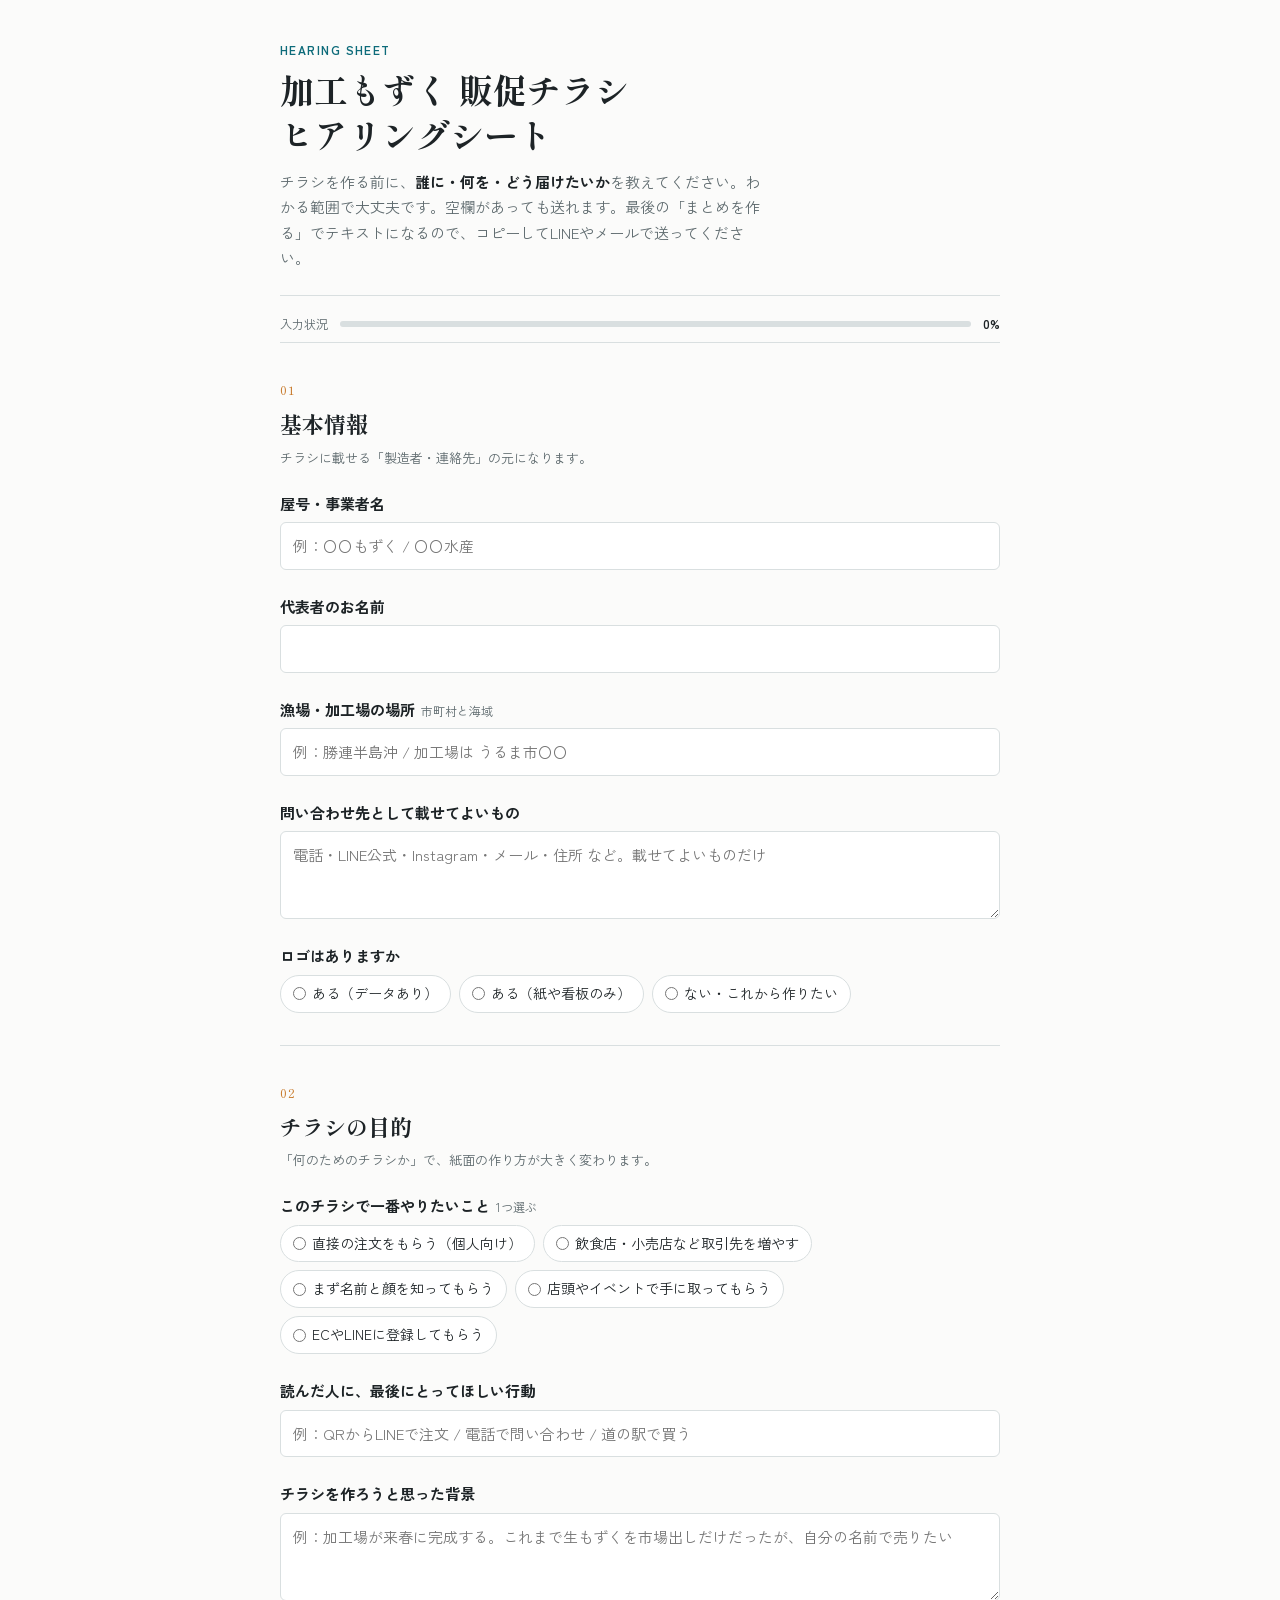
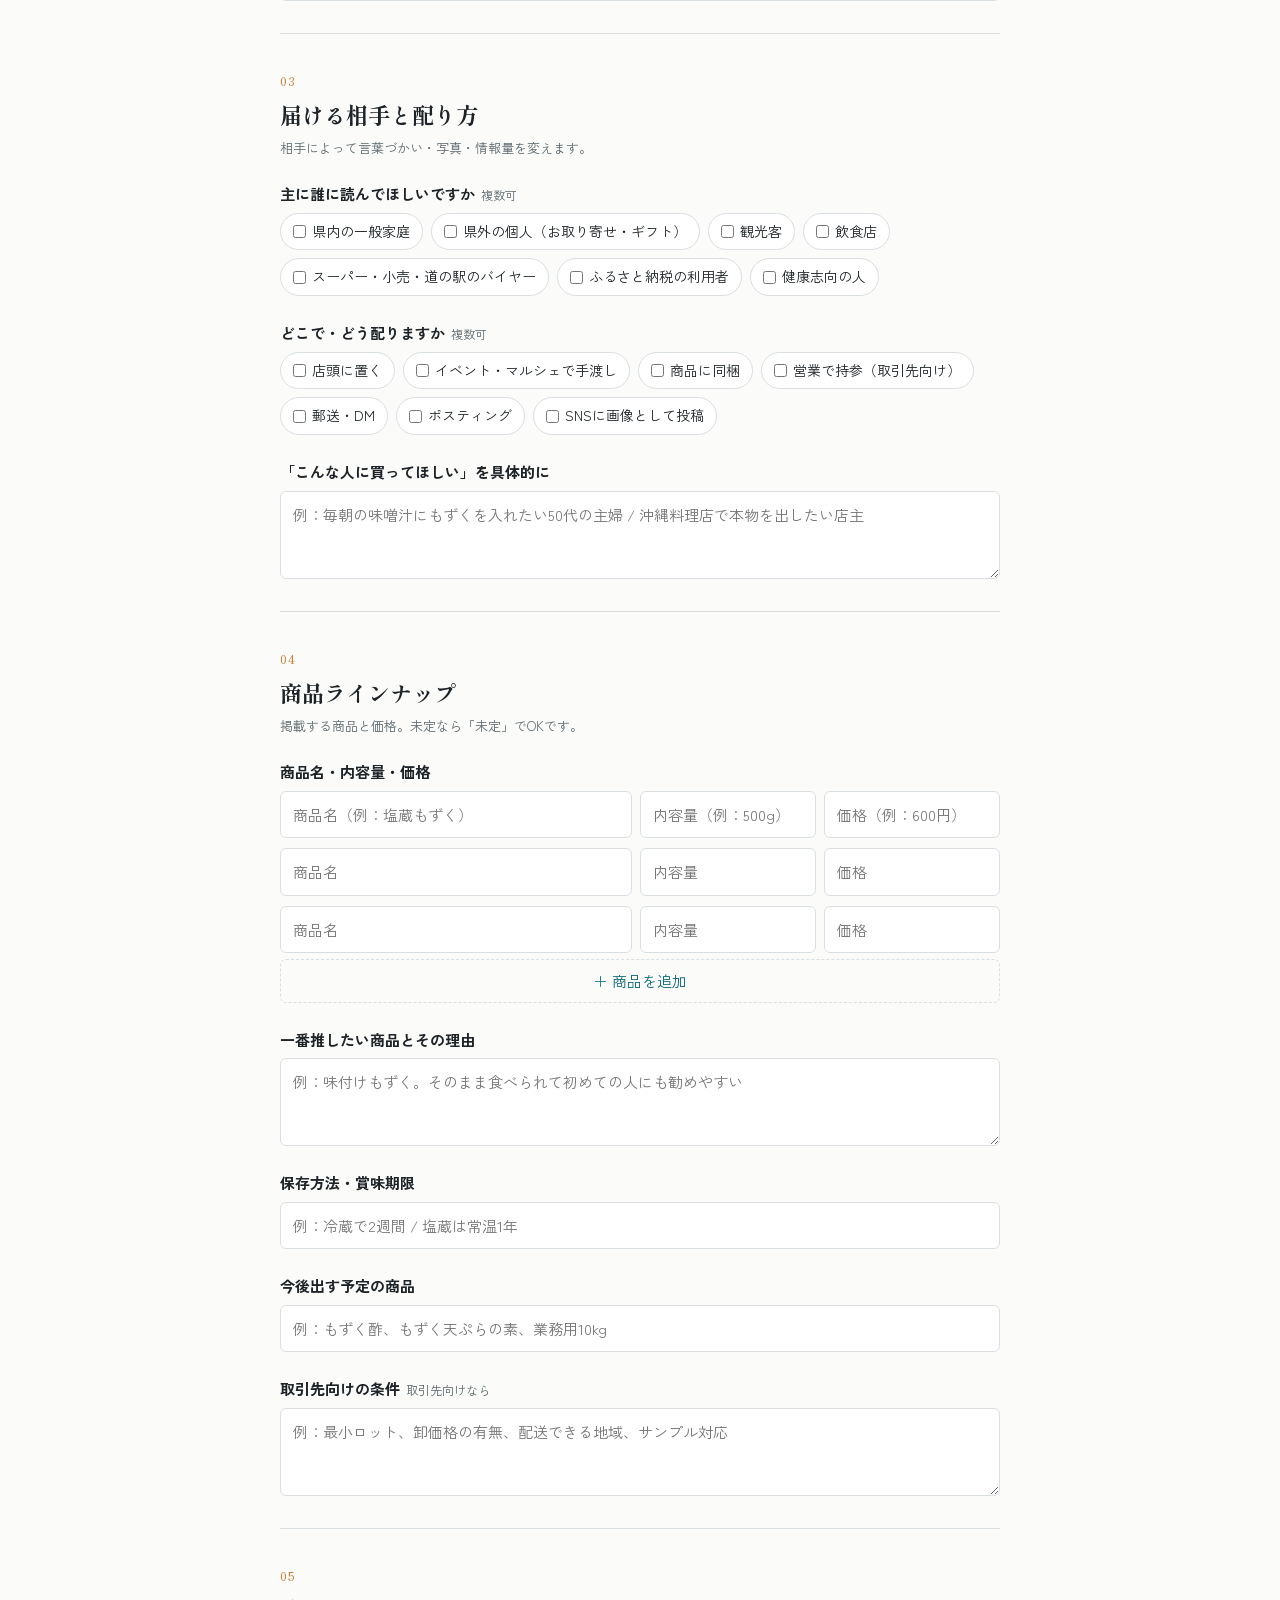
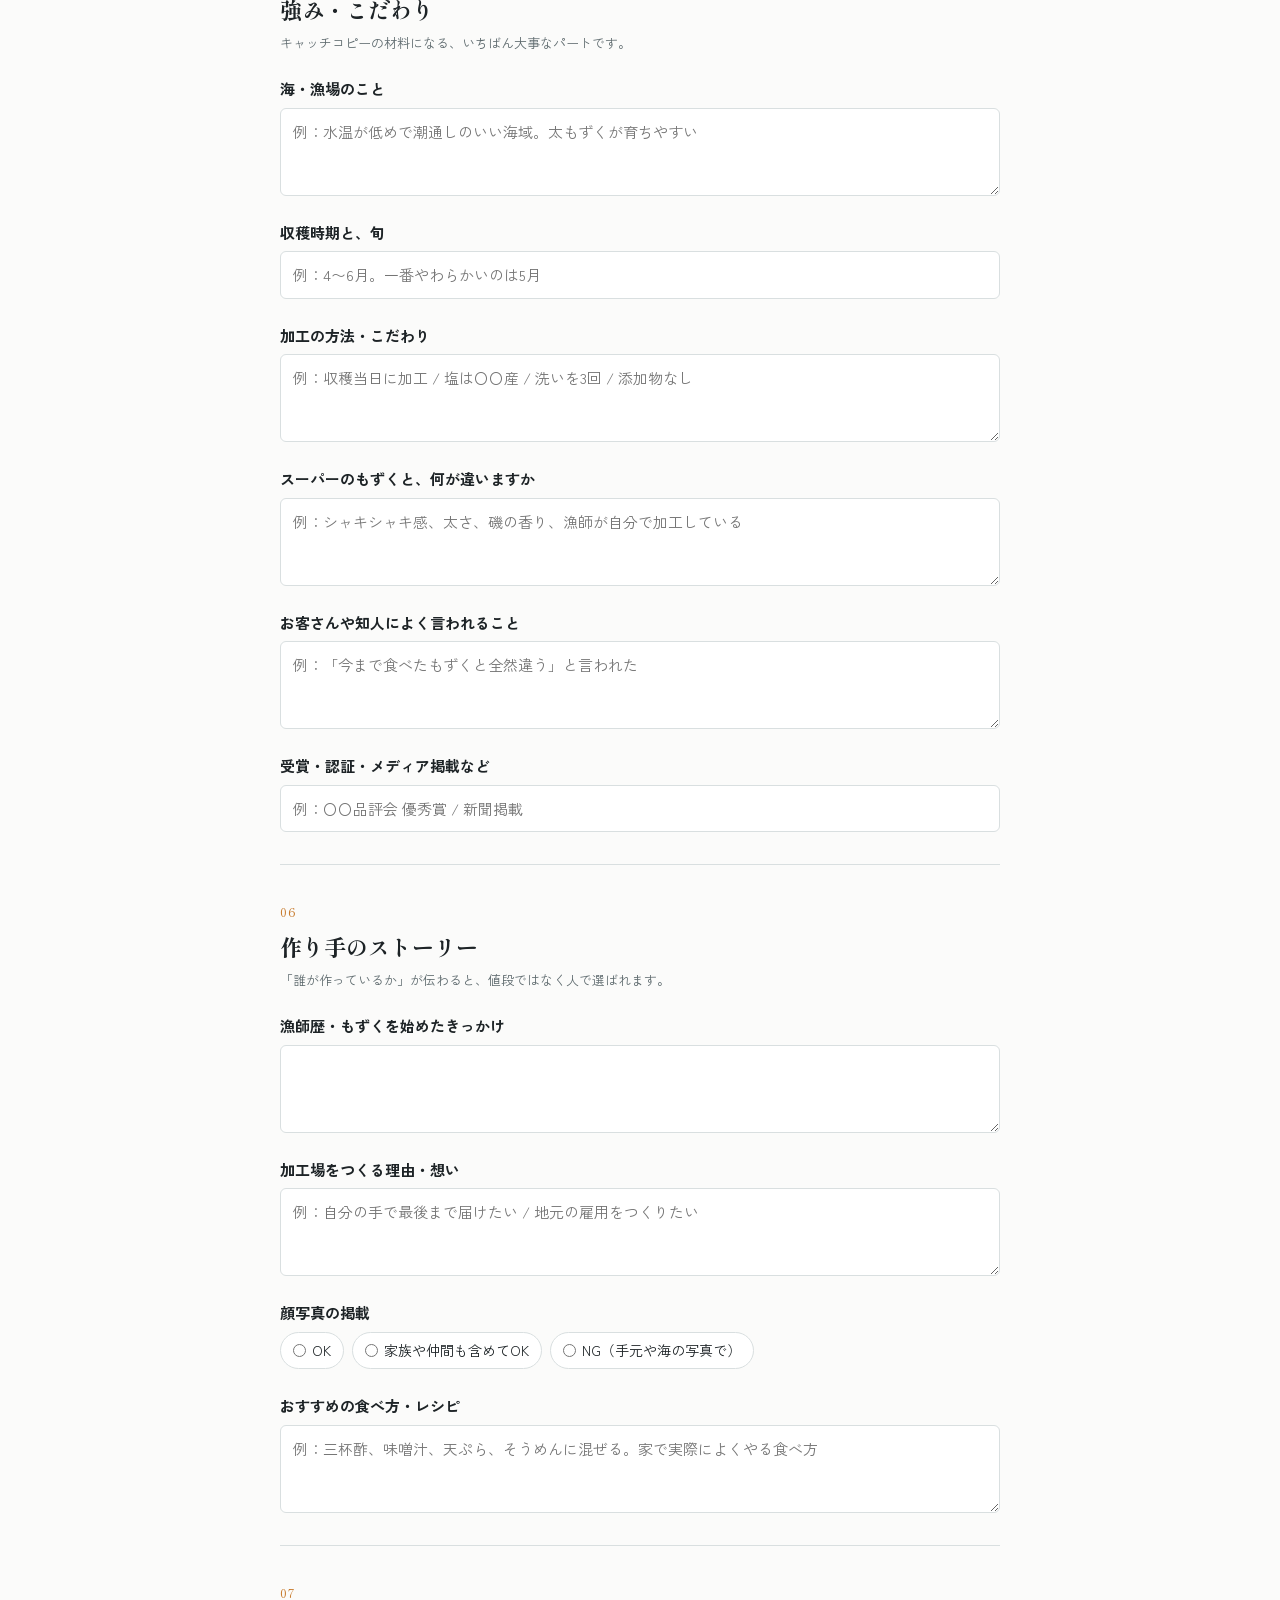
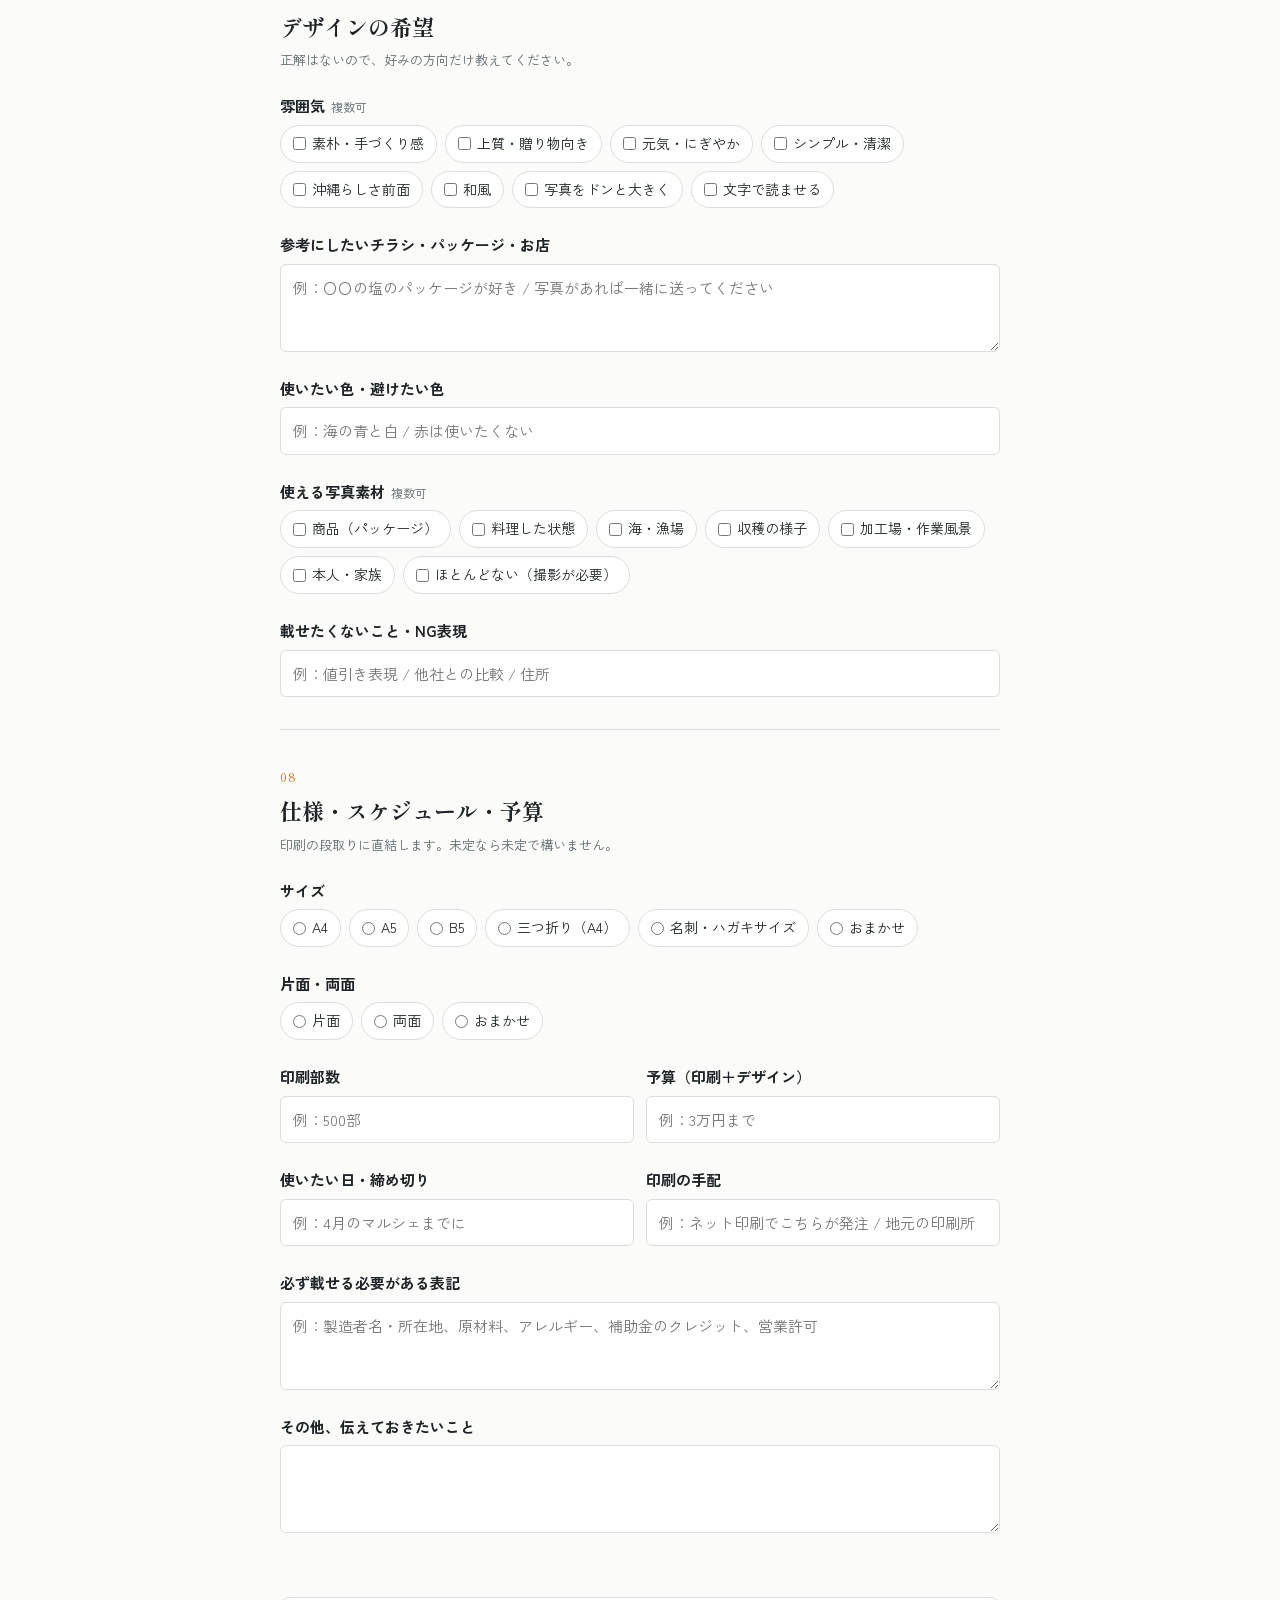
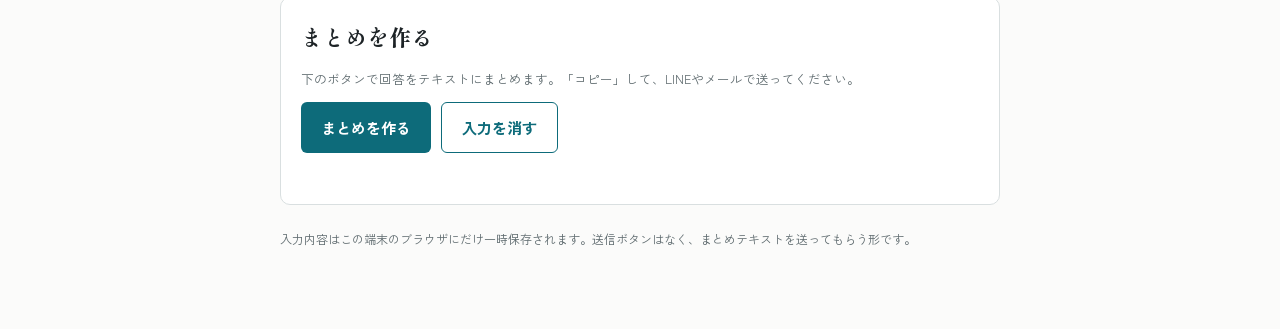
<file: hearing/index.html>
<!doctype html>
<html lang="ja">
<head>
<meta charset="utf-8">
<meta name="viewport" content="width=device-width,initial-scale=1,viewport-fit=cover">
<meta name="robots" content="noindex">
<title>もずくチラシ ヒアリングシート</title>
<style>:root{padding-top:env(safe-area-inset-top,0px);padding-bottom:env(safe-area-inset-bottom,0px)}body{margin:0}img{max-width:100%}[hidden]{display:none!important}</style>
</head>
<body>
<link rel="stylesheet" href="https://fonts.googleapis.com/css2?family=Shippori+Mincho:wght@600;700&family=Zen+Kaku+Gothic+New:wght@400;500;700&display=swap">
<style>
/* Layout: one narrow column of numbered sections, a sticky progress bar on top, a result panel at the end */
:root {
  --bg: #fbfbfa;
  --surface: #ffffff;
  --fg: #1d2326;
  --muted: #5e6a6e;
  --line: #d9dfe0;
  --accent: #0d6b7a;      /* deep sea */
  --accent-soft: #e3f0f2;
  --mark: #c7792a;        /* mozuku brown-amber */
  --display: "Shippori Mincho", "Hiragino Mincho ProN", "Yu Mincho", serif;
  --body: "Zen Kaku Gothic New", "Hiragino Kaku Gothic ProN", "Yu Gothic", sans-serif;
}
@media (prefers-color-scheme: dark) { :root:not([data-theme="light"]) {
  --bg: #141a1c; --surface: #1c2427; --fg: #e8ecec; --muted: #9aa7aa; --line: #30403f;
  --accent: #5fc0cf; --accent-soft: #1e3337; --mark: #e0a060; color-scheme: dark; } }
:root[data-theme="dark"] {
  --bg: #141a1c; --surface: #1c2427; --fg: #e8ecec; --muted: #9aa7aa; --line: #30403f;
  --accent: #5fc0cf; --accent-soft: #1e3337; --mark: #e0a060; color-scheme: dark; }

* { box-sizing: border-box; }
body { background: var(--bg); color: var(--fg); font-family: var(--body); font-size: 15px; line-height: 1.7;
  padding-left: max(16px, env(safe-area-inset-left, 0px)); padding-right: max(16px, env(safe-area-inset-right, 0px)); padding-block: 0 80px; }
.wrap { max-width: 720px; margin: 0 auto; }
header { padding-block: 40px 24px; border-bottom: 1px solid var(--line); margin-bottom: 8px; }
.eyebrow { font-size: 12px; letter-spacing: .12em; color: var(--accent); font-weight: 700; text-transform: uppercase; }
h1 { font-family: var(--display); font-size: clamp(26px, 5vw, 34px); line-height: 1.3; margin: 8px 0 12px; text-wrap: balance; font-weight: 700; }
.lead { color: var(--muted); margin: 0; max-width: 60ch; }
.lead strong { color: var(--fg); }

.progress { position: sticky; top: env(safe-area-inset-top, 0px); z-index: 5; background: var(--bg); padding-block: 10px 8px; display: flex; align-items: center; gap: 12px; font-size: 12px; color: var(--muted); border-bottom: 1px solid var(--line); }
.bar { flex: 1; height: 6px; background: var(--line); border-radius: 3px; overflow: hidden; }
.bar i { display: block; height: 100%; width: 0; background: var(--accent); transition: width .3s; }
.progress b { font-variant-numeric: tabular-nums; color: var(--fg); }

section { padding-block: 36px 8px; }
section + section { border-top: 1px solid var(--line); }
.num { font-family: var(--display); color: var(--mark); font-size: 13px; letter-spacing: .1em; }
h2 { font-family: var(--display); font-size: 22px; margin: 4px 0 4px; font-weight: 700; text-wrap: balance; }
.why { color: var(--muted); font-size: 13px; margin: 0 0 22px; }

.q { display: grid; gap: 6px; margin-bottom: 24px; }
label.t { font-weight: 700; }
label.t small { font-weight: 400; color: var(--muted); margin-left: 6px; font-size: 12px; }
.hint { font-size: 12.5px; color: var(--muted); }
input[type=text], input[type=number], textarea, select {
  width: 100%; font: inherit; color: var(--fg); background: var(--surface); border: 1px solid var(--line); border-radius: 6px; padding: 10px 12px; }
textarea { min-height: 88px; resize: vertical; }
input:focus, textarea:focus, select:focus, button:focus-visible { outline: 2px solid var(--accent); outline-offset: 1px; }
.opts { display: flex; flex-wrap: wrap; gap: 8px; }
.opts label { display: inline-flex; align-items: center; gap: 6px; border: 1px solid var(--line); background: var(--surface); border-radius: 999px; padding: 6px 12px; cursor: pointer; font-size: 14px; }
.opts label:has(:checked) { border-color: var(--accent); background: var(--accent-soft); }
.opts input { accent-color: var(--accent); margin: 0; }
.row { display: grid; grid-template-columns: 1fr 1fr; gap: 12px; }
@media (max-width: 520px) { .row { grid-template-columns: 1fr; } }

.products { display: grid; gap: 10px; }
.product { display: grid; grid-template-columns: 2fr 1fr 1fr; gap: 8px; }
@media (max-width: 520px) { .product { grid-template-columns: 1fr; } }
.ghost { font: inherit; background: none; border: 1px dashed var(--line); color: var(--accent); border-radius: 6px; padding: 8px 12px; cursor: pointer; }

.result { margin-top: 32px; background: var(--surface); border: 1px solid var(--line); border-radius: 10px; padding: 20px; }
.result h2 { margin-top: 0; }
.actions { display: flex; flex-wrap: wrap; gap: 10px; margin: 12px 0; }
.btn { font: inherit; font-weight: 700; background: var(--accent); color: #fff; border: 0; border-radius: 6px; padding: 12px 20px; cursor: pointer; }
.btn.sub { background: var(--surface); color: var(--accent); border: 1px solid var(--accent); }
pre#out { white-space: pre-wrap; word-break: break-word; font: 13px/1.6 var(--body); background: var(--bg); border: 1px solid var(--line); border-radius: 6px; padding: 14px; max-height: 420px; overflow: auto; margin: 0; }
.toast { font-size: 13px; color: var(--accent); min-height: 1.4em; }
.missing { font-size: 13px; color: var(--mark); }
footer { color: var(--muted); font-size: 12px; margin-top: 24px; }
@media (prefers-reduced-motion: reduce) { .bar i { transition: none; } }
</style>

<div class="wrap">
<header>
  <div class="eyebrow">Hearing Sheet</div>
  <h1>加工もずく 販促チラシ<br>ヒアリングシート</h1>
  <p class="lead">チラシを作る前に、<strong>誰に・何を・どう届けたいか</strong>を教えてください。わかる範囲で大丈夫です。空欄があっても送れます。最後の「まとめを作る」でテキストになるので、コピーしてLINEやメールで送ってください。</p>
</header>

<div class="progress"><span>入力状況</span><div class="bar"><i id="bar"></i></div><b id="pct">0%</b></div>

<form id="f" novalidate>

<section>
  <div class="num">01</div><h2>基本情報</h2>
  <p class="why">チラシに載せる「製造者・連絡先」の元になります。</p>
  <div class="q"><label class="t" for="name">屋号・事業者名</label><input type="text" id="name" name="屋号・事業者名" placeholder="例：〇〇もずく / 〇〇水産"></div>
  <div class="q"><label class="t" for="person">代表者のお名前</label><input type="text" id="person" name="代表者"></div>
  <div class="q"><label class="t" for="area">漁場・加工場の場所<small>市町村と海域</small></label><input type="text" id="area" name="漁場・加工場の場所" placeholder="例：勝連半島沖 / 加工場は うるま市〇〇"></div>
  <div class="q"><label class="t" for="contact">問い合わせ先として載せてよいもの</label><textarea id="contact" name="問い合わせ先" placeholder="電話・LINE公式・Instagram・メール・住所 など。載せてよいものだけ"></textarea></div>
  <div class="q"><label class="t">ロゴはありますか</label>
    <div class="opts" data-radio="ロゴ"><label><input type="radio" name="ロゴ" value="ある（データあり）">ある（データあり）</label><label><input type="radio" name="ロゴ" value="ある（紙や看板のみ）">ある（紙や看板のみ）</label><label><input type="radio" name="ロゴ" value="ない・これから作りたい">ない・これから作りたい</label></div></div>
</section>

<section>
  <div class="num">02</div><h2>チラシの目的</h2>
  <p class="why">「何のためのチラシか」で、紙面の作り方が大きく変わります。</p>
  <div class="q"><label class="t">このチラシで一番やりたいこと<small>1つ選ぶ</small></label>
    <div class="opts" data-radio="目的"><label><input type="radio" name="目的" value="直接の注文をもらう（個人向け）">直接の注文をもらう（個人向け）</label><label><input type="radio" name="目的" value="飲食店・小売店など取引先を増やす">飲食店・小売店など取引先を増やす</label><label><input type="radio" name="目的" value="まず名前と顔を知ってもらう">まず名前と顔を知ってもらう</label><label><input type="radio" name="目的" value="店頭やイベントで手に取ってもらう">店頭やイベントで手に取ってもらう</label><label><input type="radio" name="目的" value="ECやLINEに登録してもらう">ECやLINEに登録してもらう</label></div></div>
  <div class="q"><label class="t" for="goal">読んだ人に、最後にとってほしい行動</label><input type="text" id="goal" name="とってほしい行動" placeholder="例：QRからLINEで注文 / 電話で問い合わせ / 道の駅で買う"></div>
  <div class="q"><label class="t" for="bg">チラシを作ろうと思った背景</label><textarea id="bg" name="背景" placeholder="例：加工場が来春に完成する。これまで生もずくを市場出しだけだったが、自分の名前で売りたい"></textarea></div>
</section>

<section>
  <div class="num">03</div><h2>届ける相手と配り方</h2>
  <p class="why">相手によって言葉づかい・写真・情報量を変えます。</p>
  <div class="q"><label class="t">主に誰に読んでほしいですか<small>複数可</small></label>
    <div class="opts"><label><input type="checkbox" name="読み手" value="県内の一般家庭">県内の一般家庭</label><label><input type="checkbox" name="読み手" value="県外の個人（お取り寄せ・ギフト）">県外の個人（お取り寄せ・ギフト）</label><label><input type="checkbox" name="読み手" value="観光客">観光客</label><label><input type="checkbox" name="読み手" value="飲食店">飲食店</label><label><input type="checkbox" name="読み手" value="スーパー・小売・道の駅のバイヤー">スーパー・小売・道の駅のバイヤー</label><label><input type="checkbox" name="読み手" value="ふるさと納税の利用者">ふるさと納税の利用者</label><label><input type="checkbox" name="読み手" value="健康志向の人">健康志向の人</label></div></div>
  <div class="q"><label class="t">どこで・どう配りますか<small>複数可</small></label>
    <div class="opts"><label><input type="checkbox" name="配布方法" value="店頭に置く">店頭に置く</label><label><input type="checkbox" name="配布方法" value="イベント・マルシェで手渡し">イベント・マルシェで手渡し</label><label><input type="checkbox" name="配布方法" value="商品に同梱">商品に同梱</label><label><input type="checkbox" name="配布方法" value="営業で持参（取引先向け）">営業で持参（取引先向け）</label><label><input type="checkbox" name="配布方法" value="郵送・DM">郵送・DM</label><label><input type="checkbox" name="配布方法" value="ポスティング">ポスティング</label><label><input type="checkbox" name="配布方法" value="SNSに画像として投稿">SNSに画像として投稿</label></div></div>
  <div class="q"><label class="t" for="persona">「こんな人に買ってほしい」を具体的に</label><textarea id="persona" name="買ってほしい人" placeholder="例：毎朝の味噌汁にもずくを入れたい50代の主婦 / 沖縄料理店で本物を出したい店主"></textarea></div>
</section>

<section>
  <div class="num">04</div><h2>商品ラインナップ</h2>
  <p class="why">掲載する商品と価格。未定なら「未定」でOKです。</p>
  <div class="q"><label class="t">商品名・内容量・価格</label>
    <div class="products" id="products">
      <div class="product"><input type="text" name="商品名" placeholder="商品名（例：塩蔵もずく）"><input type="text" name="内容量" placeholder="内容量（例：500g）"><input type="text" name="価格" placeholder="価格（例：600円）"></div>
      <div class="product"><input type="text" name="商品名" placeholder="商品名"><input type="text" name="内容量" placeholder="内容量"><input type="text" name="価格" placeholder="価格"></div>
      <div class="product"><input type="text" name="商品名" placeholder="商品名"><input type="text" name="内容量" placeholder="内容量"><input type="text" name="価格" placeholder="価格"></div>
    </div>
    <button type="button" class="ghost" id="addp">＋ 商品を追加</button></div>
  <div class="q"><label class="t" for="hero">一番推したい商品とその理由</label><textarea id="hero" name="一番推したい商品" placeholder="例：味付けもずく。そのまま食べられて初めての人にも勧めやすい"></textarea></div>
  <div class="q"><label class="t" for="keep">保存方法・賞味期限</label><input type="text" id="keep" name="保存方法・賞味期限" placeholder="例：冷蔵で2週間 / 塩蔵は常温1年"></div>
  <div class="q"><label class="t" for="future">今後出す予定の商品</label><input type="text" id="future" name="今後の商品" placeholder="例：もずく酢、もずく天ぷらの素、業務用10kg"></div>
  <div class="q"><label class="t" for="lot">取引先向けの条件<small>取引先向けなら</small></label><textarea id="lot" name="取引条件" placeholder="例：最小ロット、卸価格の有無、配送できる地域、サンプル対応"></textarea></div>
</section>

<section>
  <div class="num">05</div><h2>強み・こだわり</h2>
  <p class="why">キャッチコピーの材料になる、いちばん大事なパートです。</p>
  <div class="q"><label class="t" for="sea">海・漁場のこと</label><textarea id="sea" name="海・漁場" placeholder="例：水温が低めで潮通しのいい海域。太もずくが育ちやすい"></textarea></div>
  <div class="q"><label class="t" for="season">収穫時期と、旬</label><input type="text" id="season" name="収穫時期" placeholder="例：4〜6月。一番やわらかいのは5月"></div>
  <div class="q"><label class="t" for="process">加工の方法・こだわり</label><textarea id="process" name="加工のこだわり" placeholder="例：収穫当日に加工 / 塩は〇〇産 / 洗いを3回 / 添加物なし"></textarea></div>
  <div class="q"><label class="t" for="diff">スーパーのもずくと、何が違いますか</label><textarea id="diff" name="他との違い" placeholder="例：シャキシャキ感、太さ、磯の香り、漁師が自分で加工している"></textarea></div>
  <div class="q"><label class="t" for="voice">お客さんや知人によく言われること</label><textarea id="voice" name="よく言われること" placeholder="例：「今まで食べたもずくと全然違う」と言われた"></textarea></div>
  <div class="q"><label class="t" for="award">受賞・認証・メディア掲載など</label><input type="text" id="award" name="受賞・認証" placeholder="例：〇〇品評会 優秀賞 / 新聞掲載"></div>
</section>

<section>
  <div class="num">06</div><h2>作り手のストーリー</h2>
  <p class="why">「誰が作っているか」が伝わると、値段ではなく人で選ばれます。</p>
  <div class="q"><label class="t" for="career">漁師歴・もずくを始めたきっかけ</label><textarea id="career" name="漁師歴・きっかけ"></textarea></div>
  <div class="q"><label class="t" for="why2">加工場をつくる理由・想い</label><textarea id="why2" name="加工場への想い" placeholder="例：自分の手で最後まで届けたい / 地元の雇用をつくりたい"></textarea></div>
  <div class="q"><label class="t">顔写真の掲載</label>
    <div class="opts" data-radio="顔出し"><label><input type="radio" name="顔出し" value="OK">OK</label><label><input type="radio" name="顔出し" value="家族や仲間も含めてOK">家族や仲間も含めてOK</label><label><input type="radio" name="顔出し" value="NG（手元や海の写真で）">NG（手元や海の写真で）</label></div></div>
  <div class="q"><label class="t" for="recipe">おすすめの食べ方・レシピ</label><textarea id="recipe" name="おすすめの食べ方" placeholder="例：三杯酢、味噌汁、天ぷら、そうめんに混ぜる。家で実際によくやる食べ方"></textarea></div>
</section>

<section>
  <div class="num">07</div><h2>デザインの希望</h2>
  <p class="why">正解はないので、好みの方向だけ教えてください。</p>
  <div class="q"><label class="t">雰囲気<small>複数可</small></label>
    <div class="opts"><label><input type="checkbox" name="雰囲気" value="素朴・手づくり感">素朴・手づくり感</label><label><input type="checkbox" name="雰囲気" value="上質・贈り物向き">上質・贈り物向き</label><label><input type="checkbox" name="雰囲気" value="元気・にぎやか">元気・にぎやか</label><label><input type="checkbox" name="雰囲気" value="シンプル・清潔">シンプル・清潔</label><label><input type="checkbox" name="雰囲気" value="沖縄らしさ前面">沖縄らしさ前面</label><label><input type="checkbox" name="雰囲気" value="和風">和風</label><label><input type="checkbox" name="雰囲気" value="写真をドンと大きく">写真をドンと大きく</label><label><input type="checkbox" name="雰囲気" value="文字で読ませる">文字で読ませる</label></div></div>
  <div class="q"><label class="t" for="ref">参考にしたいチラシ・パッケージ・お店</label><textarea id="ref" name="参考" placeholder="例：〇〇の塩のパッケージが好き / 写真があれば一緒に送ってください"></textarea></div>
  <div class="q"><label class="t" for="color">使いたい色・避けたい色</label><input type="text" id="color" name="色の希望" placeholder="例：海の青と白 / 赤は使いたくない"></div>
  <div class="q"><label class="t">使える写真素材<small>複数可</small></label>
    <div class="opts"><label><input type="checkbox" name="写真素材" value="商品（パッケージ）">商品（パッケージ）</label><label><input type="checkbox" name="写真素材" value="料理した状態">料理した状態</label><label><input type="checkbox" name="写真素材" value="海・漁場">海・漁場</label><label><input type="checkbox" name="写真素材" value="収穫の様子">収穫の様子</label><label><input type="checkbox" name="写真素材" value="加工場・作業風景">加工場・作業風景</label><label><input type="checkbox" name="写真素材" value="本人・家族">本人・家族</label><label><input type="checkbox" name="写真素材" value="ほとんどない（撮影が必要）">ほとんどない（撮影が必要）</label></div></div>
  <div class="q"><label class="t" for="ng">載せたくないこと・NG表現</label><input type="text" id="ng" name="NG" placeholder="例：値引き表現 / 他社との比較 / 住所"></div>
</section>

<section>
  <div class="num">08</div><h2>仕様・スケジュール・予算</h2>
  <p class="why">印刷の段取りに直結します。未定なら未定で構いません。</p>
  <div class="q"><label class="t">サイズ</label>
    <div class="opts" data-radio="サイズ"><label><input type="radio" name="サイズ" value="A4">A4</label><label><input type="radio" name="サイズ" value="A5">A5</label><label><input type="radio" name="サイズ" value="B5">B5</label><label><input type="radio" name="サイズ" value="三つ折り（A4）">三つ折り（A4）</label><label><input type="radio" name="サイズ" value="名刺・ハガキサイズ">名刺・ハガキサイズ</label><label><input type="radio" name="サイズ" value="おまかせ">おまかせ</label></div></div>
  <div class="q"><label class="t">片面・両面</label>
    <div class="opts" data-radio="面"><label><input type="radio" name="面" value="片面">片面</label><label><input type="radio" name="面" value="両面">両面</label><label><input type="radio" name="面" value="おまかせ">おまかせ</label></div></div>
  <div class="row">
    <div class="q"><label class="t" for="qty">印刷部数</label><input type="text" id="qty" name="部数" placeholder="例：500部"></div>
    <div class="q"><label class="t" for="budget">予算（印刷＋デザイン）</label><input type="text" id="budget" name="予算" placeholder="例：3万円まで"></div>
  </div>
  <div class="row">
    <div class="q"><label class="t" for="due">使いたい日・締め切り</label><input type="text" id="due" name="締め切り" placeholder="例：4月のマルシェまでに"></div>
    <div class="q"><label class="t" for="print">印刷の手配</label><input type="text" id="print" name="印刷手配" placeholder="例：ネット印刷でこちらが発注 / 地元の印刷所"></div>
  </div>
  <div class="q"><label class="t" for="legal">必ず載せる必要がある表記</label><textarea id="legal" name="必須表記" placeholder="例：製造者名・所在地、原材料、アレルギー、補助金のクレジット、営業許可"></textarea></div>
  <div class="q"><label class="t" for="other">その他、伝えておきたいこと</label><textarea id="other" name="その他"></textarea></div>
</section>

</form>

<div class="result" id="result">
  <h2>まとめを作る</h2>
  <p class="hint">下のボタンで回答をテキストにまとめます。「コピー」して、LINEやメールで送ってください。</p>
  <div class="actions"><button type="button" class="btn" id="gen">まとめを作る</button><button type="button" class="btn sub" id="copy" hidden>コピー</button><button type="button" class="btn sub" id="clear">入力を消す</button></div>
  <div class="missing" id="missing"></div>
  <div class="toast" id="toast"></div>
  <pre id="out" hidden></pre>
</div>

<footer>入力内容はこの端末のブラウザにだけ一時保存されます。送信ボタンはなく、まとめテキストを送ってもらう形です。</footer>
</div>

<script>
(function(){
  const f = document.getElementById('f');
  const KEY = 'mozuku-flyer-hearing-v1';
  const fields = () => Array.from(f.querySelectorAll('input, textarea, select'));

  // draft in localStorage
  function save(){ try{ const d={}; fields().forEach((el,i)=>{ d[i]= el.type==='checkbox'||el.type==='radio' ? el.checked : el.value; }); localStorage.setItem(KEY, JSON.stringify({d, n: document.querySelectorAll('.product').length})); }catch(e){} }
  function load(){ try{ const s=localStorage.getItem(KEY); if(!s) return; const {d,n}=JSON.parse(s); for(let i=document.querySelectorAll('.product').length;i<n;i++) addProduct(); fields().forEach((el,i)=>{ if(!(i in d)) return; if(el.type==='checkbox'||el.type==='radio') el.checked=!!d[i]; else el.value=d[i]; }); }catch(e){} }

  function addProduct(){
    const div=document.createElement('div'); div.className='product';
    div.innerHTML='<input type="text" name="商品名" placeholder="商品名"><input type="text" name="内容量" placeholder="内容量"><input type="text" name="価格" placeholder="価格">';
    document.getElementById('products').appendChild(div);
  }
  document.getElementById('addp').addEventListener('click', ()=>{ addProduct(); save(); });

  // progress: count questions (.q) that have any value
  function progress(){
    const qs=Array.from(f.querySelectorAll('.q')); let done=0;
    qs.forEach(q=>{ const els=Array.from(q.querySelectorAll('input, textarea')); if(els.some(e=> (e.type==='checkbox'||e.type==='radio') ? e.checked : e.value.trim())) done++; });
    const p=Math.round(done/qs.length*100); document.getElementById('bar').style.width=p+'%'; document.getElementById('pct').textContent=p+'%';
  }
  f.addEventListener('input', ()=>{ save(); progress(); });
  f.addEventListener('change', ()=>{ save(); progress(); });

  function build(){
    const lines=['【加工もずく チラシ ヒアリング回答】', '作成日：'+new Date().toLocaleDateString('ja-JP'), ''];
    const missing=[];
    f.querySelectorAll('section').forEach(sec=>{
      lines.push('■ '+sec.querySelector('h2').textContent);
      sec.querySelectorAll('.q').forEach(q=>{
        const title=q.querySelector('label.t').childNodes[0].textContent.trim();
        if(q.querySelector('#products')){
          const rows=Array.from(q.querySelectorAll('.product')).map(r=>Array.from(r.querySelectorAll('input')).map(i=>i.value.trim())).filter(r=>r.some(Boolean));
          if(rows.length){ lines.push('・'+title); rows.forEach(r=>lines.push('　- '+r.filter(Boolean).join(' / '))); } else missing.push(title);
          return;
        }
        const checks=Array.from(q.querySelectorAll('input:checked')).map(i=>i.value);
        const texts=Array.from(q.querySelectorAll('input[type=text], textarea')).map(i=>i.value.trim()).filter(Boolean);
        const val=checks.concat(texts).join('、');
        if(val){ lines.push('・'+title+'：'+(val.includes('\n')?'\n'+val.replace(/^/gm,'　'):val)); } else missing.push(title);
      });
      lines.push('');
    });
    return {text: lines.join('\n').trim(), missing};
  }

  const out=document.getElementById('out'), copyBtn=document.getElementById('copy'), toast=document.getElementById('toast'), miss=document.getElementById('missing');
  document.getElementById('gen').addEventListener('click', ()=>{
    const {text, missing}=build(); out.textContent=text; out.hidden=false; copyBtn.hidden=false; toast.textContent='';
    miss.textContent = missing.length ? '未記入：'+missing.slice(0,8).join('、')+(missing.length>8?' ほか'+(missing.length-8)+'件':'')+'（空欄のままでも送れます）' : '全項目に記入があります。';
    out.scrollIntoView({behavior:'smooth', block:'nearest'});
  });
  copyBtn.addEventListener('click', ()=>{
    const t=out.textContent;
    const fallback=()=>{ const r=document.createRange(); r.selectNodeContents(out); const s=getSelection(); s.removeAllRanges(); s.addRange(r); toast.textContent='選択しました。長押しまたは右クリックでコピーしてください。'; };
    if(navigator.clipboard && navigator.clipboard.writeText){ navigator.clipboard.writeText(t).then(()=>{ toast.textContent='コピーしました。LINEやメールに貼り付けて送ってください。'; }).catch(fallback); } else fallback();
  });
  document.getElementById('clear').addEventListener('click', ()=>{
    if(!document.getElementById('clear').dataset.arm){ document.getElementById('clear').dataset.arm='1'; document.getElementById('clear').textContent='本当に消す（もう一度押す）'; setTimeout(()=>{ delete document.getElementById('clear').dataset.arm; document.getElementById('clear').textContent='入力を消す'; },4000); return; }
    f.reset(); try{ localStorage.removeItem(KEY); }catch(e){} out.hidden=true; copyBtn.hidden=true; miss.textContent=''; toast.textContent=''; progress();
    delete document.getElementById('clear').dataset.arm; document.getElementById('clear').textContent='入力を消す';
  });

  load(); progress();
})();
</script>
</body>
</html>
</file>
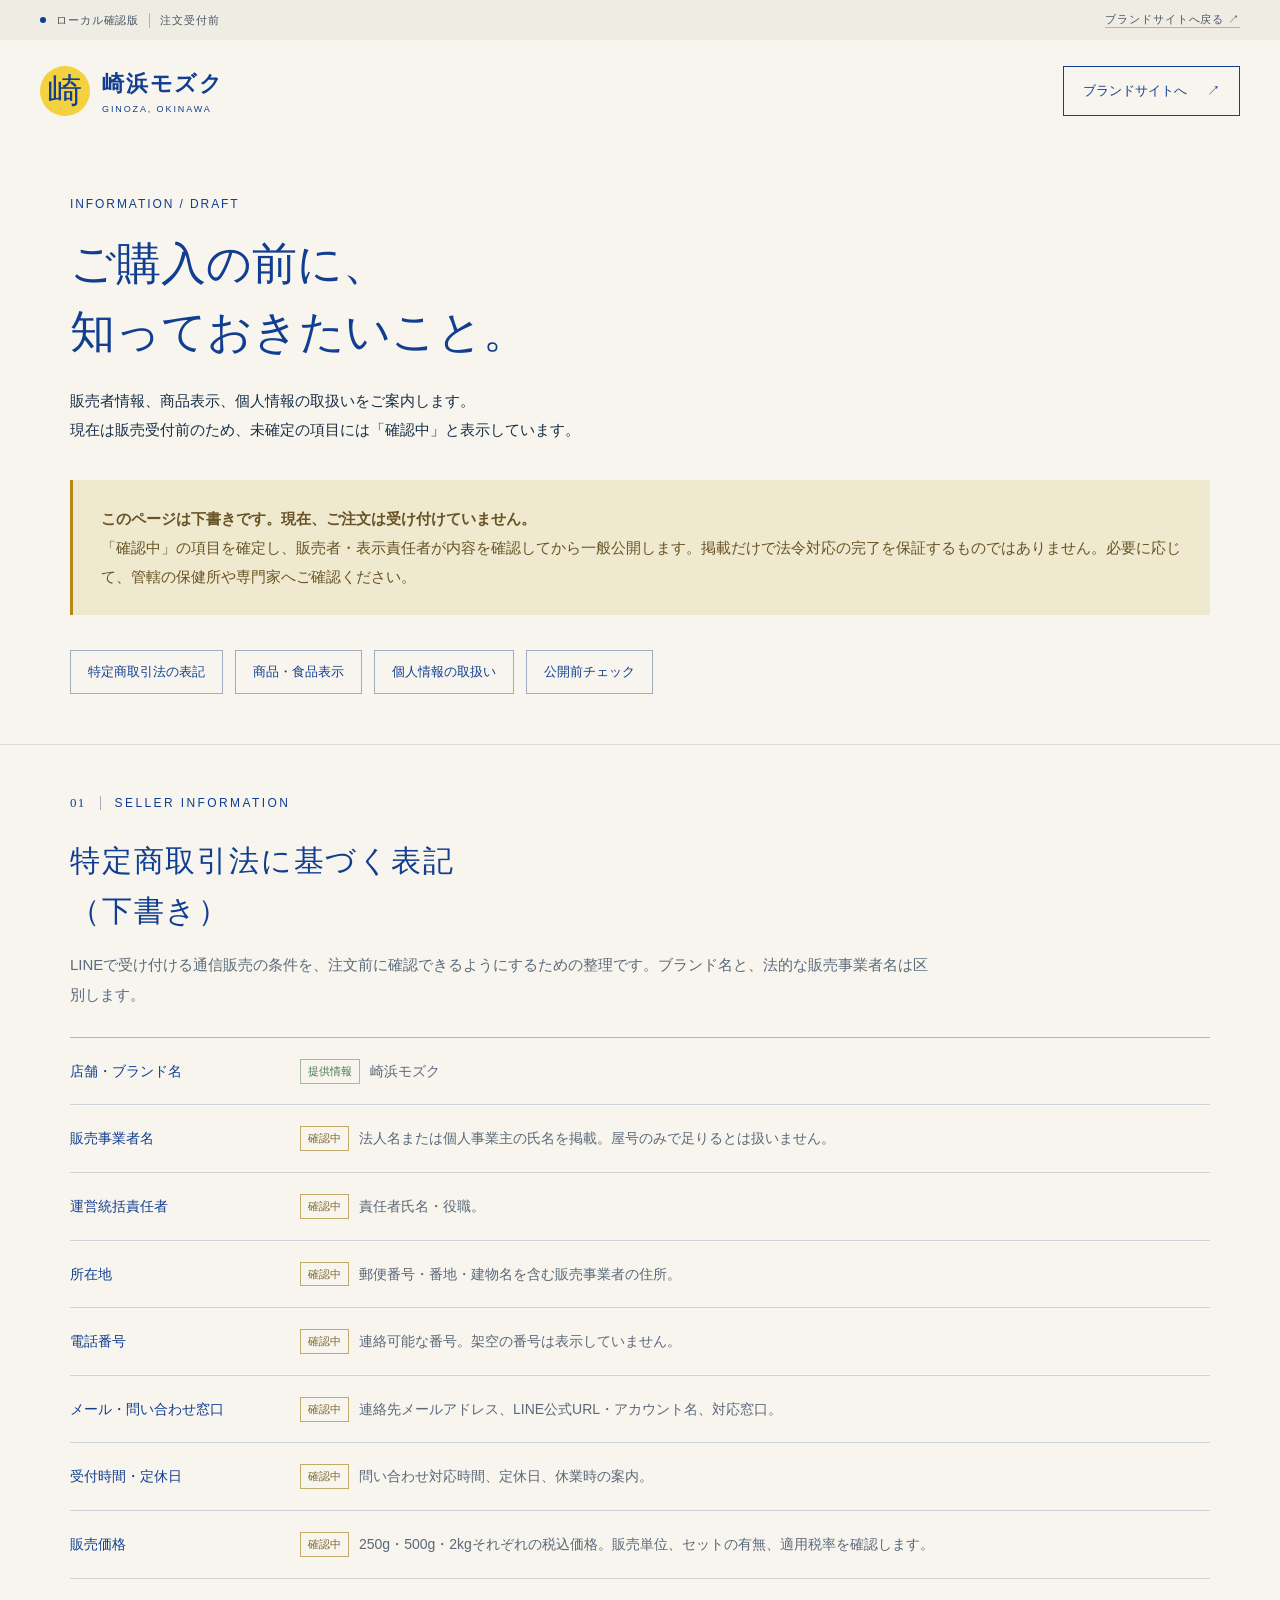
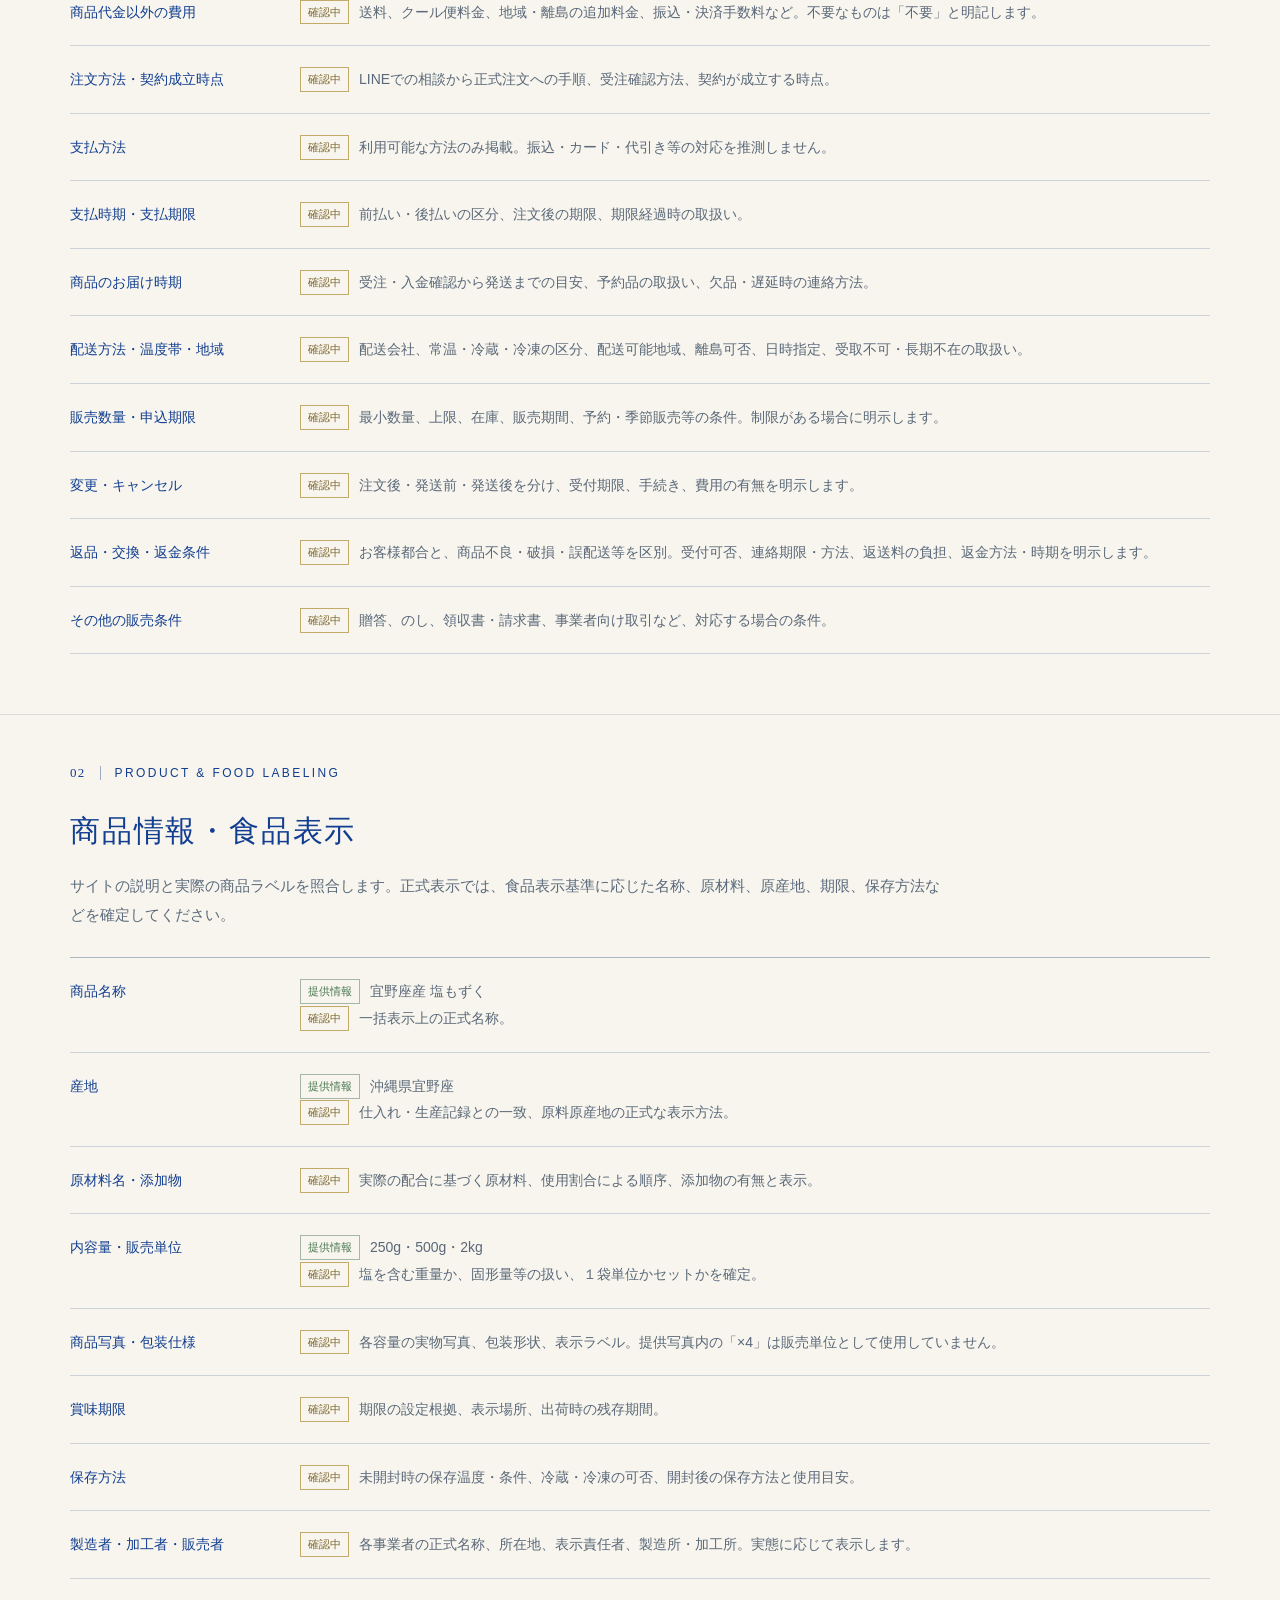
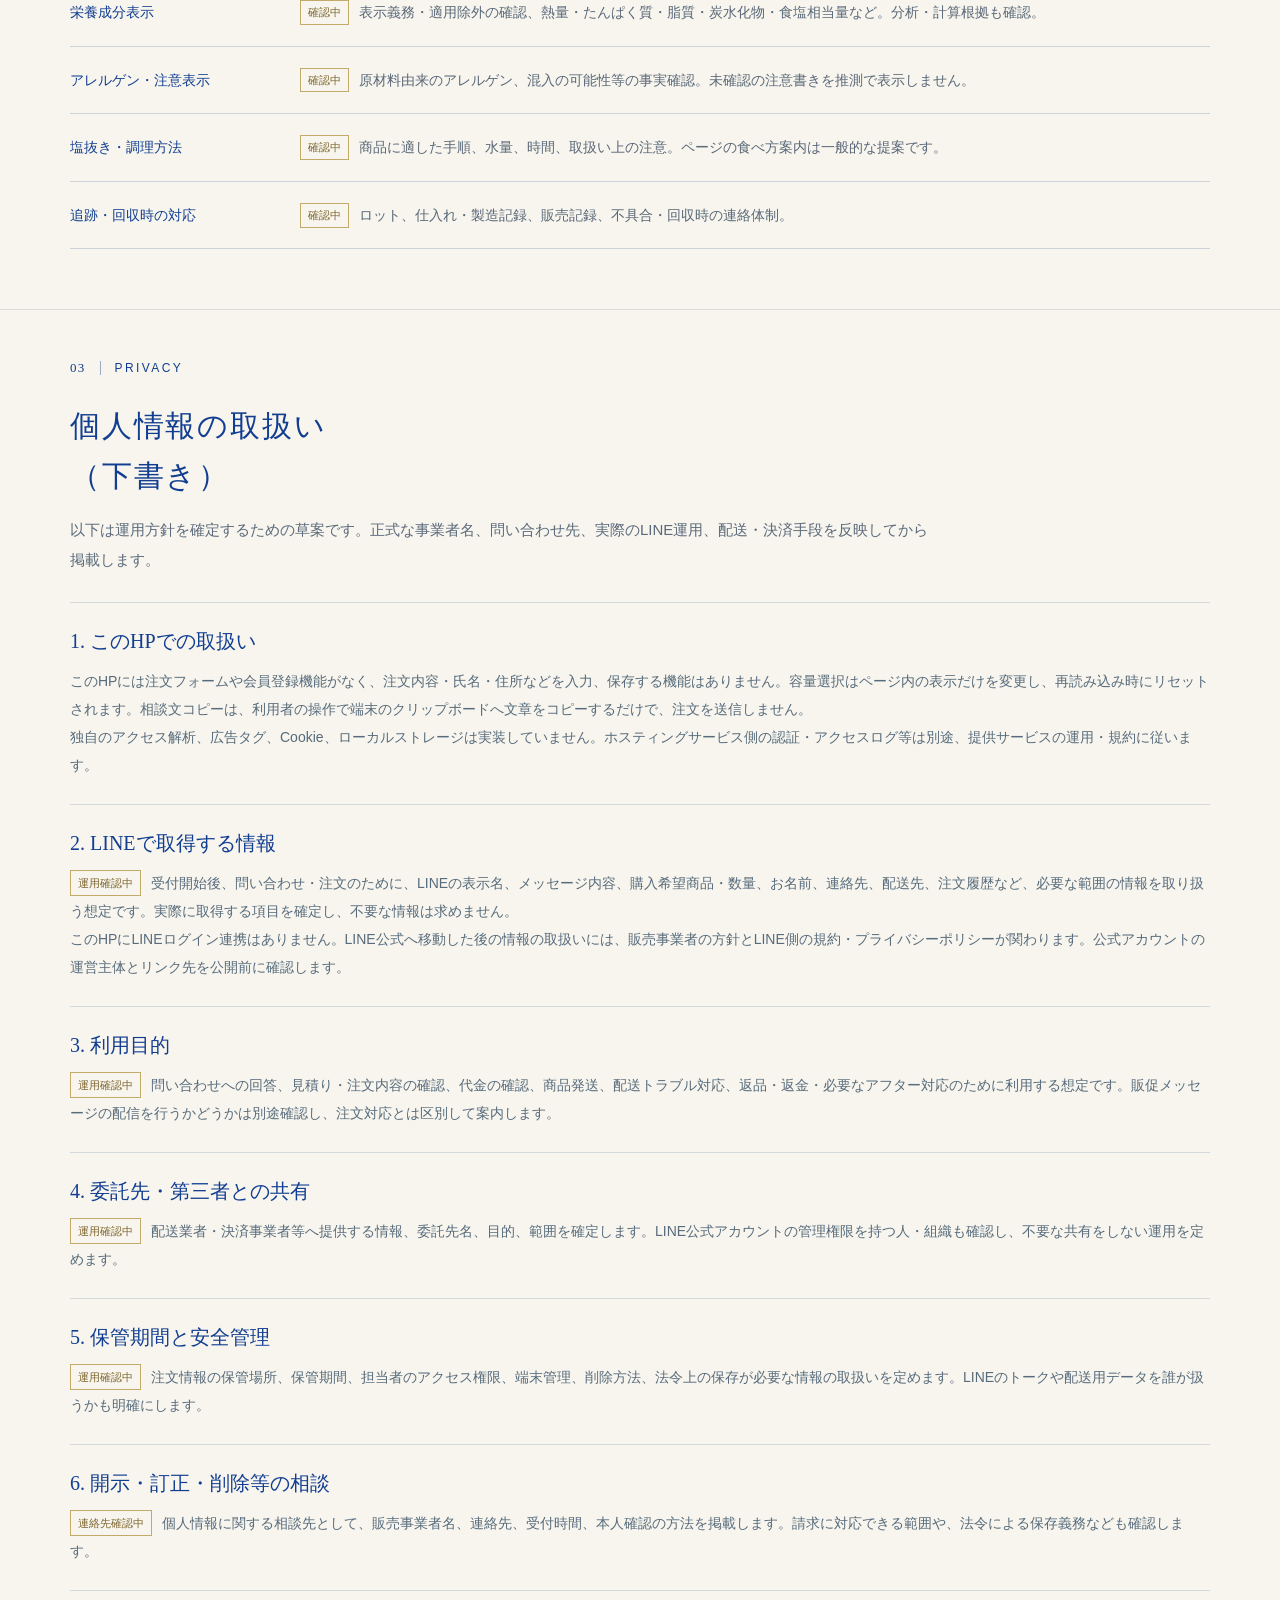
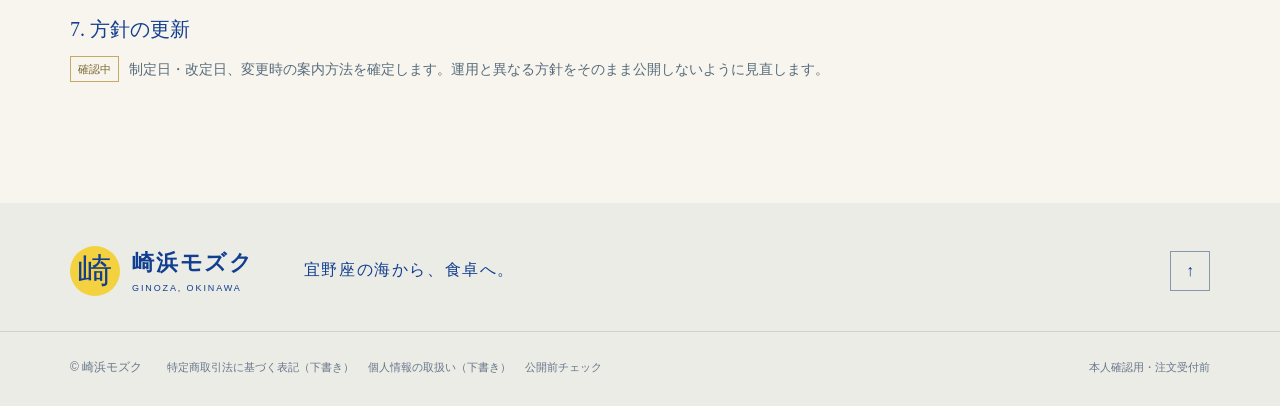
<file: information.html>
<!doctype html><html lang="ja"><head><meta charset="utf-8"><meta name="viewport" content="width=device-width,initial-scale=1"><title>販売情報・公開前チェック｜崎浜モズク</title><meta name="description" content="崎浜モズクの販売情報、商品表示、個人情報の取扱いの下書きと公開前の確認項目。"><meta name="robots" content="noindex,nofollow"><meta name="theme-color" content="#123e91"><link rel="icon" href="assets/favicon.svg" type="image/svg+xml"><link rel="stylesheet" href="styles.css"></head>
<body class="info-page reviewed"><a class="skip" href="#main">本文へ移動</a><div class="preview-note"><span><i></i>ローカル確認版 <b>注文受付前</b></span><a href="index.html">ブランドサイトへ戻る ↗</a></div><header class="site-header"><a class="brand" href="index.html"><span class="brand-mark">崎</span><span class="brand-name">崎浜モズク<small>GINOZA, OKINAWA</small></span></a><a class="header-cta" href="index.html" style="margin-left:auto">ブランドサイトへ <span>↗</span></a></header>
<main id="main"><section class="info-hero section-wrap"><p class="eyebrow">INFORMATION / DRAFT</p><h1>ご購入の前に、<br>知っておきたいこと。</h1><p>販売者情報、商品表示、個人情報の取扱いをご案内します。<br>現在は販売受付前のため、未確定の項目には「確認中」と表示しています。</p><div class="draft-warning"><strong>このページは下書きです。現在、ご注文は受け付けていません。</strong><br>「確認中」の項目を確定し、販売者・表示責任者が内容を確認してから一般公開します。掲載だけで法令対応の完了を保証するものではありません。必要に応じて、管轄の保健所や専門家へご確認ください。</div><nav class="info-nav" aria-label="販売情報ナビゲーション"><a href="#legal">特定商取引法の表記</a><a href="#food">商品・食品表示</a><a href="#privacy">個人情報の取扱い</a><a href="review.html#checklist">公開前チェック</a></nav></section>
<section id="legal" class="info-section section-wrap"><p class="section-index">01 <span>SELLER INFORMATION</span></p><h2>特定商取引法に基づく表記<br>（下書き）</h2><p class="intro">LINEで受け付ける通信販売の条件を、注文前に確認できるようにするための整理です。ブランド名と、法的な販売事業者名は区別します。</p><dl class="info-table">
<div><dt>店舗・ブランド名</dt><dd><span class="known">提供情報</span>崎浜モズク</dd></div>
<div><dt>販売事業者名</dt><dd><span class="pending">確認中</span>法人名または個人事業主の氏名を掲載。屋号のみで足りるとは扱いません。</dd></div>
<div><dt>運営統括責任者</dt><dd><span class="pending">確認中</span>責任者氏名・役職。</dd></div>
<div><dt>所在地</dt><dd><span class="pending">確認中</span>郵便番号・番地・建物名を含む販売事業者の住所。</dd></div>
<div><dt>電話番号</dt><dd><span class="pending">確認中</span>連絡可能な番号。架空の番号は表示していません。</dd></div>
<div><dt>メール・問い合わせ窓口</dt><dd><span class="pending">確認中</span>連絡先メールアドレス、LINE公式URL・アカウント名、対応窓口。</dd></div>
<div><dt>受付時間・定休日</dt><dd><span class="pending">確認中</span>問い合わせ対応時間、定休日、休業時の案内。</dd></div>
<div><dt>販売価格</dt><dd><span class="pending">確認中</span>250g・500g・2kgそれぞれの税込価格。販売単位、セットの有無、適用税率を確認します。</dd></div>
<div><dt>商品代金以外の費用</dt><dd><span class="pending">確認中</span>送料、クール便料金、地域・離島の追加料金、振込・決済手数料など。不要なものは「不要」と明記します。</dd></div>
<div><dt>注文方法・契約成立時点</dt><dd><span class="pending">確認中</span>LINEでの相談から正式注文への手順、受注確認方法、契約が成立する時点。</dd></div>
<div><dt>支払方法</dt><dd><span class="pending">確認中</span>利用可能な方法のみ掲載。振込・カード・代引き等の対応を推測しません。</dd></div>
<div><dt>支払時期・支払期限</dt><dd><span class="pending">確認中</span>前払い・後払いの区分、注文後の期限、期限経過時の取扱い。</dd></div>
<div><dt>商品のお届け時期</dt><dd><span class="pending">確認中</span>受注・入金確認から発送までの目安、予約品の取扱い、欠品・遅延時の連絡方法。</dd></div>
<div><dt>配送方法・温度帯・地域</dt><dd><span class="pending">確認中</span>配送会社、常温・冷蔵・冷凍の区分、配送可能地域、離島可否、日時指定、受取不可・長期不在の取扱い。</dd></div>
<div><dt>販売数量・申込期限</dt><dd><span class="pending">確認中</span>最小数量、上限、在庫、販売期間、予約・季節販売等の条件。制限がある場合に明示します。</dd></div>
<div><dt>変更・キャンセル</dt><dd><span class="pending">確認中</span>注文後・発送前・発送後を分け、受付期限、手続き、費用の有無を明示します。</dd></div>
<div><dt>返品・交換・返金条件</dt><dd><span class="pending">確認中</span>お客様都合と、商品不良・破損・誤配送等を区別。受付可否、連絡期限・方法、返送料の負担、返金方法・時期を明示します。</dd></div>
<div><dt>その他の販売条件</dt><dd><span class="pending">確認中</span>贈答、のし、領収書・請求書、事業者向け取引など、対応する場合の条件。</dd></div>
</dl></section>
<section id="food" class="info-section section-wrap"><p class="section-index">02 <span>PRODUCT & FOOD LABELING</span></p><h2>商品情報・食品表示</h2><p class="intro">サイトの説明と実際の商品ラベルを照合します。正式表示では、食品表示基準に応じた名称、原材料、原産地、期限、保存方法などを確定してください。</p><dl class="info-table">
<div><dt>商品名称</dt><dd><span class="known">提供情報</span>宜野座産 塩もずく<br><span class="pending">確認中</span>一括表示上の正式名称。</dd></div>
<div><dt>産地</dt><dd><span class="known">提供情報</span>沖縄県宜野座<br><span class="pending">確認中</span>仕入れ・生産記録との一致、原料原産地の正式な表示方法。</dd></div>
<div><dt>原材料名・添加物</dt><dd><span class="pending">確認中</span>実際の配合に基づく原材料、使用割合による順序、添加物の有無と表示。</dd></div>
<div><dt>内容量・販売単位</dt><dd><span class="known">提供情報</span>250g・500g・2kg<br><span class="pending">確認中</span>塩を含む重量か、固形量等の扱い、１袋単位かセットかを確定。</dd></div>
<div><dt>商品写真・包装仕様</dt><dd><span class="pending">確認中</span>各容量の実物写真、包装形状、表示ラベル。提供写真内の「×4」は販売単位として使用していません。</dd></div>
<div><dt>賞味期限</dt><dd><span class="pending">確認中</span>期限の設定根拠、表示場所、出荷時の残存期間。</dd></div>
<div><dt>保存方法</dt><dd><span class="pending">確認中</span>未開封時の保存温度・条件、冷蔵・冷凍の可否、開封後の保存方法と使用目安。</dd></div>
<div><dt>製造者・加工者・販売者</dt><dd><span class="pending">確認中</span>各事業者の正式名称、所在地、表示責任者、製造所・加工所。実態に応じて表示します。</dd></div>
<div><dt>栄養成分表示</dt><dd><span class="pending">確認中</span>表示義務・適用除外の確認、熱量・たんぱく質・脂質・炭水化物・食塩相当量など。分析・計算根拠も確認。</dd></div>
<div><dt>アレルゲン・注意表示</dt><dd><span class="pending">確認中</span>原材料由来のアレルゲン、混入の可能性等の事実確認。未確認の注意書きを推測で表示しません。</dd></div>
<div><dt>塩抜き・調理方法</dt><dd><span class="pending">確認中</span>商品に適した手順、水量、時間、取扱い上の注意。ページの食べ方案内は一般的な提案です。</dd></div>
<div><dt>追跡・回収時の対応</dt><dd><span class="pending">確認中</span>ロット、仕入れ・製造記録、販売記録、不具合・回収時の連絡体制。</dd></div>
</dl></section>
<section id="privacy" class="info-section section-wrap"><p class="section-index">03 <span>PRIVACY</span></p><h2>個人情報の取扱い<br>（下書き）</h2><p class="intro">以下は運用方針を確定するための草案です。正式な事業者名、問い合わせ先、実際のLINE運用、配送・決済手段を反映してから掲載します。</p><div class="privacy-block"><h3>1. このHPでの取扱い</h3><p>このHPには注文フォームや会員登録機能がなく、注文内容・氏名・住所などを入力、保存する機能はありません。容量選択はページ内の表示だけを変更し、再読み込み時にリセットされます。相談文コピーは、利用者の操作で端末のクリップボードへ文章をコピーするだけで、注文を送信しません。</p><p>独自のアクセス解析、広告タグ、Cookie、ローカルストレージは実装していません。ホスティングサービス側の認証・アクセスログ等は別途、提供サービスの運用・規約に従います。</p></div>
<div class="privacy-block"><h3>2. LINEで取得する情報</h3><p><span class="pending">運用確認中</span>受付開始後、問い合わせ・注文のために、LINEの表示名、メッセージ内容、購入希望商品・数量、お名前、連絡先、配送先、注文履歴など、必要な範囲の情報を取り扱う想定です。実際に取得する項目を確定し、不要な情報は求めません。</p><p>このHPにLINEログイン連携はありません。LINE公式へ移動した後の情報の取扱いには、販売事業者の方針とLINE側の規約・プライバシーポリシーが関わります。公式アカウントの運営主体とリンク先を公開前に確認します。</p></div>
<div class="privacy-block"><h3>3. 利用目的</h3><p><span class="pending">運用確認中</span>問い合わせへの回答、見積り・注文内容の確認、代金の確認、商品発送、配送トラブル対応、返品・返金・必要なアフター対応のために利用する想定です。販促メッセージの配信を行うかどうかは別途確認し、注文対応とは区別して案内します。</p></div>
<div class="privacy-block"><h3>4. 委託先・第三者との共有</h3><p><span class="pending">運用確認中</span>配送業者・決済事業者等へ提供する情報、委託先名、目的、範囲を確定します。LINE公式アカウントの管理権限を持つ人・組織も確認し、不要な共有をしない運用を定めます。</p></div>
<div class="privacy-block"><h3>5. 保管期間と安全管理</h3><p><span class="pending">運用確認中</span>注文情報の保管場所、保管期間、担当者のアクセス権限、端末管理、削除方法、法令上の保存が必要な情報の取扱いを定めます。LINEのトークや配送用データを誰が扱うかも明確にします。</p></div>
<div class="privacy-block"><h3>6. 開示・訂正・削除等の相談</h3><p><span class="pending">連絡先確認中</span>個人情報に関する相談先として、販売事業者名、連絡先、受付時間、本人確認の方法を掲載します。請求に対応できる範囲や、法令による保存義務なども確認します。</p></div>
<div class="privacy-block"><h3>7. 方針の更新</h3><p><span class="pending">確認中</span>制定日・改定日、変更時の案内方法を確定します。運用と異なる方針をそのまま公開しないように見直します。</p></div></section>
</main>
<footer class="footer"><div class="footer-top section-wrap"><a class="brand" href="index.html"><span class="brand-mark">崎</span><span class="brand-name">崎浜モズク<small>GINOZA, OKINAWA</small></span></a><p>宜野座の海から、食卓へ。</p><a href="#main" class="back-top" aria-label="ページ上部へ">↑</a></div><div class="footer-bottom section-wrap"><p>© 崎浜モズク</p><nav aria-label="フッターナビゲーション"><a href="#legal">特定商取引法に基づく表記（下書き）</a><a href="#privacy">個人情報の取扱い（下書き）</a><a href="review.html#checklist">公開前チェック</a></nav><small>本人確認用・注文受付前</small></div></footer></body></html>
</file>
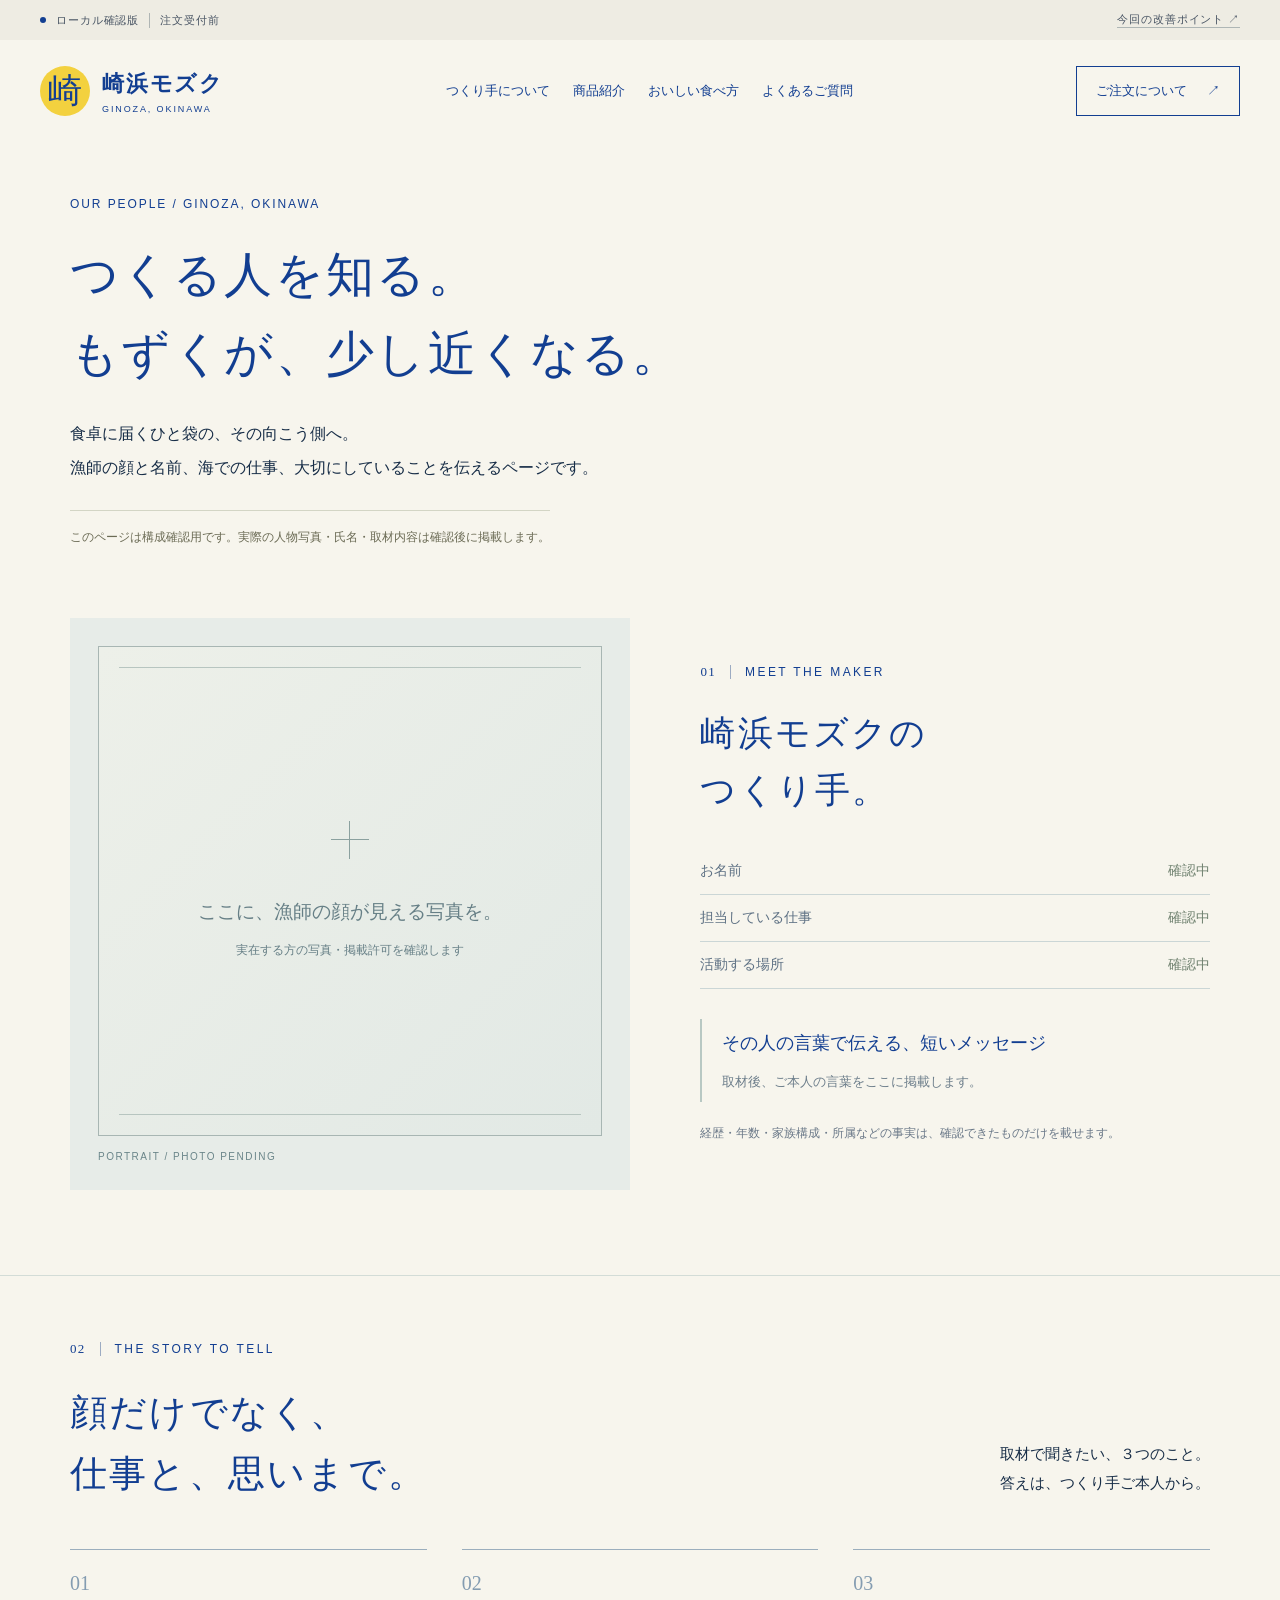
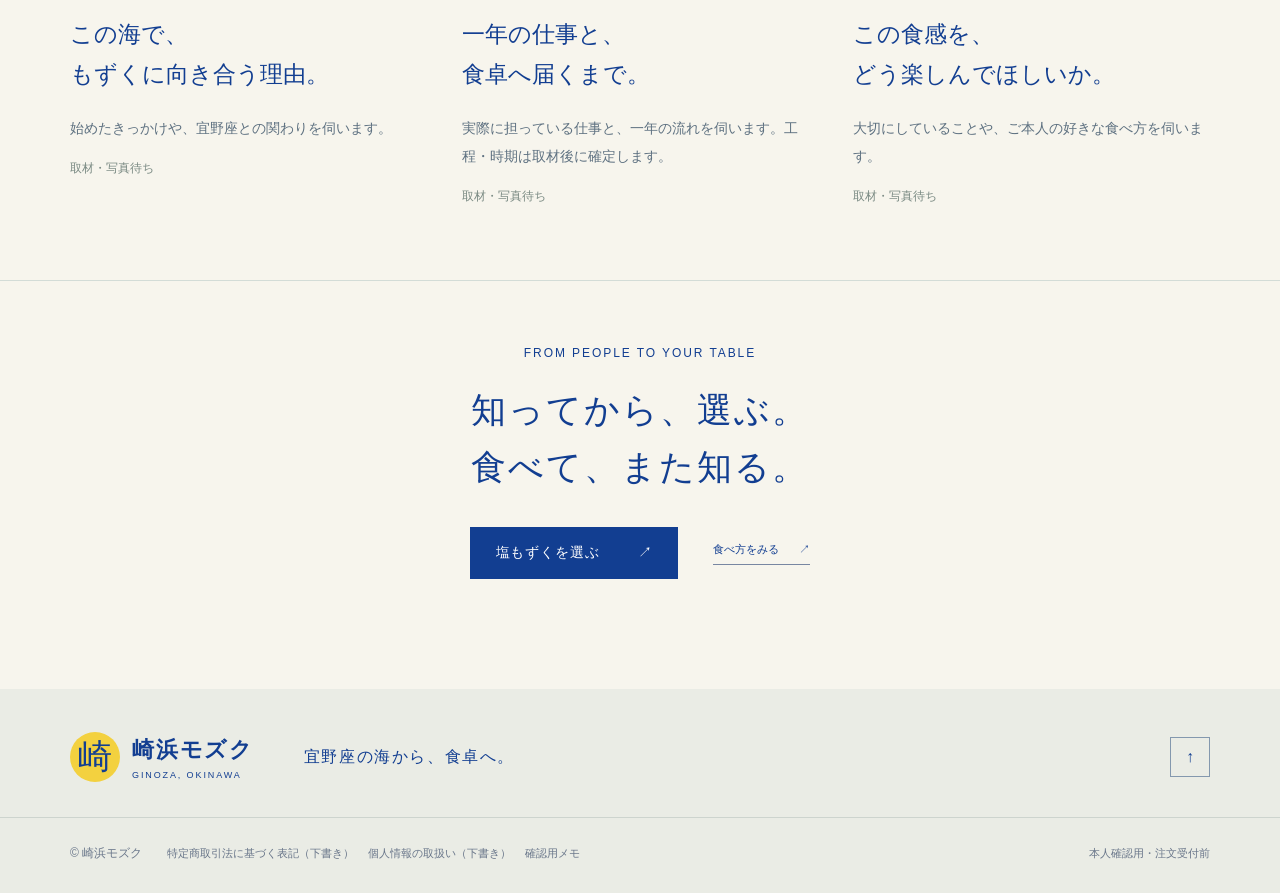
<file: makers.html>
<!doctype html><html lang="ja"><head><meta charset="utf-8"><meta name="viewport" content="width=device-width,initial-scale=1"><meta name="robots" content="noindex,nofollow"><meta name="theme-color" content="#123e91"><title>つくり手について｜崎浜モズク</title><link rel="icon" href="assets/favicon.svg" type="image/svg+xml"><link rel="stylesheet" href="styles.css"><script src="app.js" defer></script></head><body class="reviewed makers-page"><a class="skip" href="#main">本文へ移動</a><div class="preview-note"><span><i></i>ローカル確認版 <b>注文受付前</b></span><a href="review.html">今回の改善ポイント ↗</a></div><header class="site-header"><a class="brand" href="index.html" aria-label="崎浜モズク ホーム"><span class="brand-mark">崎</span><span class="brand-name">崎浜モズク<small>GINOZA, OKINAWA</small></span></a>
<nav class="desktop-nav" aria-label="メインナビゲーション"><a href="makers.html">つくり手について</a><a href="index.html#products">商品紹介</a><a href="index.html#recipe">おいしい食べ方</a><a href="index.html#faq">よくあるご質問</a></nav><a class="header-cta" href="index.html#order">ご注文について <span>↗</span></a><button class="menu-toggle" aria-expanded="false" aria-controls="mobile-menu" aria-label="メニューを開く"><span></span><span></span></button>
</header>
<nav id="mobile-menu" class="mobile-menu" aria-label="モバイルナビゲーション" hidden><a href="makers.html">つくり手について</a><a href="index.html#products">商品紹介</a><a href="index.html#recipe">おいしい食べ方</a><a href="index.html#order">ご注文について</a><a href="index.html#faq">よくあるご質問</a><a href="information.html">販売情報・公開前の確認</a></nav><main id="main"><section class="maker-page-hero section-wrap"><p class="eyebrow">OUR PEOPLE / GINOZA, OKINAWA</p><h1>つくる人を知る。<br>もずくが、<br class="mobile-only">少し近くなる。</h1><p class="maker-page-intro">食卓に届くひと袋の、その向こう側へ。<br>漁師の顔と名前、海での仕事、大切にしていることを伝えるページです。</p><div class="pending-page-note">このページは構成確認用です。実際の人物写真・氏名・取材内容は確認後に掲載します。</div></section>
<section class="maker-profile section-wrap"><div class="maker-portrait-placeholder"><div class="portrait-frame"><span class="portrait-cross"></span><p>ここに、漁師の顔が見える写真を。<small>実在する方の写真・掲載許可を確認します</small></p></div><span class="maker-art-label">PORTRAIT / PHOTO PENDING</span></div><div class="maker-profile-copy"><p class="section-index">01 <span>MEET THE MAKER</span></p><h2>崎浜モズクの<br>つくり手。</h2><dl class="maker-profile-facts"><div><dt>お名前</dt><dd>確認中</dd></div><div><dt>担当している仕事</dt><dd>確認中</dd></div><div><dt>活動する場所</dt><dd>確認中</dd></div></dl><div class="maker-voice-placeholder"><span>その人の言葉で伝える、短いメッセージ</span><p>取材後、ご本人の言葉をここに掲載します。</p></div><p class="quiet-note">経歴・年数・家族構成・所属などの事実は、確認できたものだけを載せます。</p></div></section>
<section class="maker-interview section-wrap"><div class="section-heading"><div><p class="section-index">02 <span>THE STORY TO TELL</span></p><h2>顔だけでなく、<br>仕事と、思いまで。</h2></div><p>取材で聞きたい、３つのこと。<br>答えは、つくり手ご本人から。</p></div><div class="interview-grid"><article><span>01</span><h3>この海で、<br>もずくに向き合う理由。</h3><p>始めたきっかけや、宜野座との関わりを伺います。</p><small>取材・写真待ち</small></article><article><span>02</span><h3>一年の仕事と、<br>食卓へ届くまで。</h3><p>実際に担っている仕事と、一年の流れを伺います。工程・時期は取材後に確定します。</p><small>取材・写真待ち</small></article><article><span>03</span><h3>この食感を、<br>どう楽しんでほしいか。</h3><p>大切にしていることや、ご本人の好きな食べ方を伺います。</p><small>取材・写真待ち</small></article></div></section>
<section class="maker-next section-wrap"><p class="eyebrow">FROM PEOPLE TO YOUR TABLE</p><h2>知ってから、選ぶ。<br>食べて、また知る。</h2><div><a class="button primary" href="index.html#products">塩もずくを選ぶ <span>↗</span></a><a class="text-link" href="index.html#recipe">食べ方をみる <span>↗</span></a></div></section></main><footer class="footer"><div class="footer-top section-wrap"><a class="brand" href="index.html"><span class="brand-mark">崎</span><span class="brand-name">崎浜モズク<small>GINOZA, OKINAWA</small></span></a><p>宜野座の海から、食卓へ。</p><a href="#main" class="back-top" aria-label="ページ上部へ">↑</a></div><div class="footer-bottom section-wrap"><p>© 崎浜モズク</p><nav aria-label="フッターナビゲーション"><a href="information.html#legal">特定商取引法に基づく表記（下書き）</a><a href="information.html#privacy">個人情報の取扱い（下書き）</a><a href="review.html">確認用メモ</a></nav><small>本人確認用・注文受付前</small></div></footer></body></html>
</file>
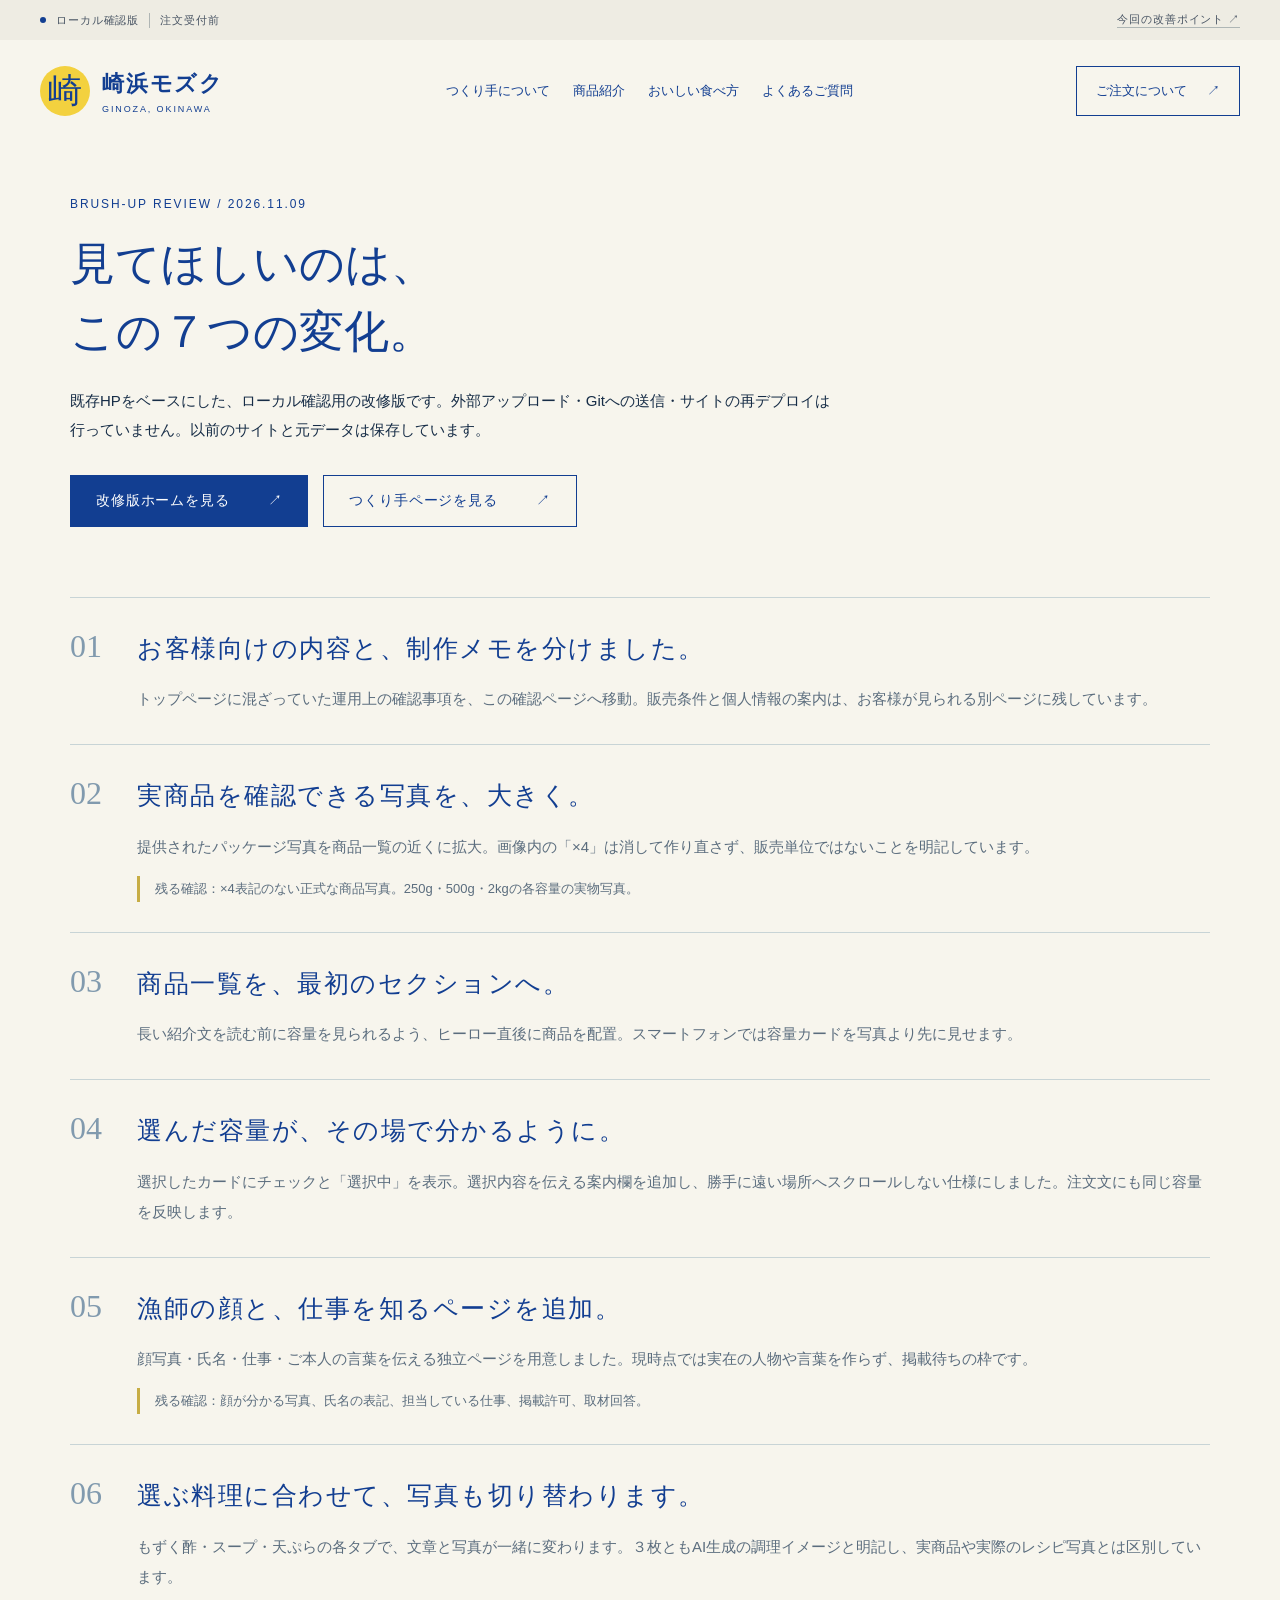
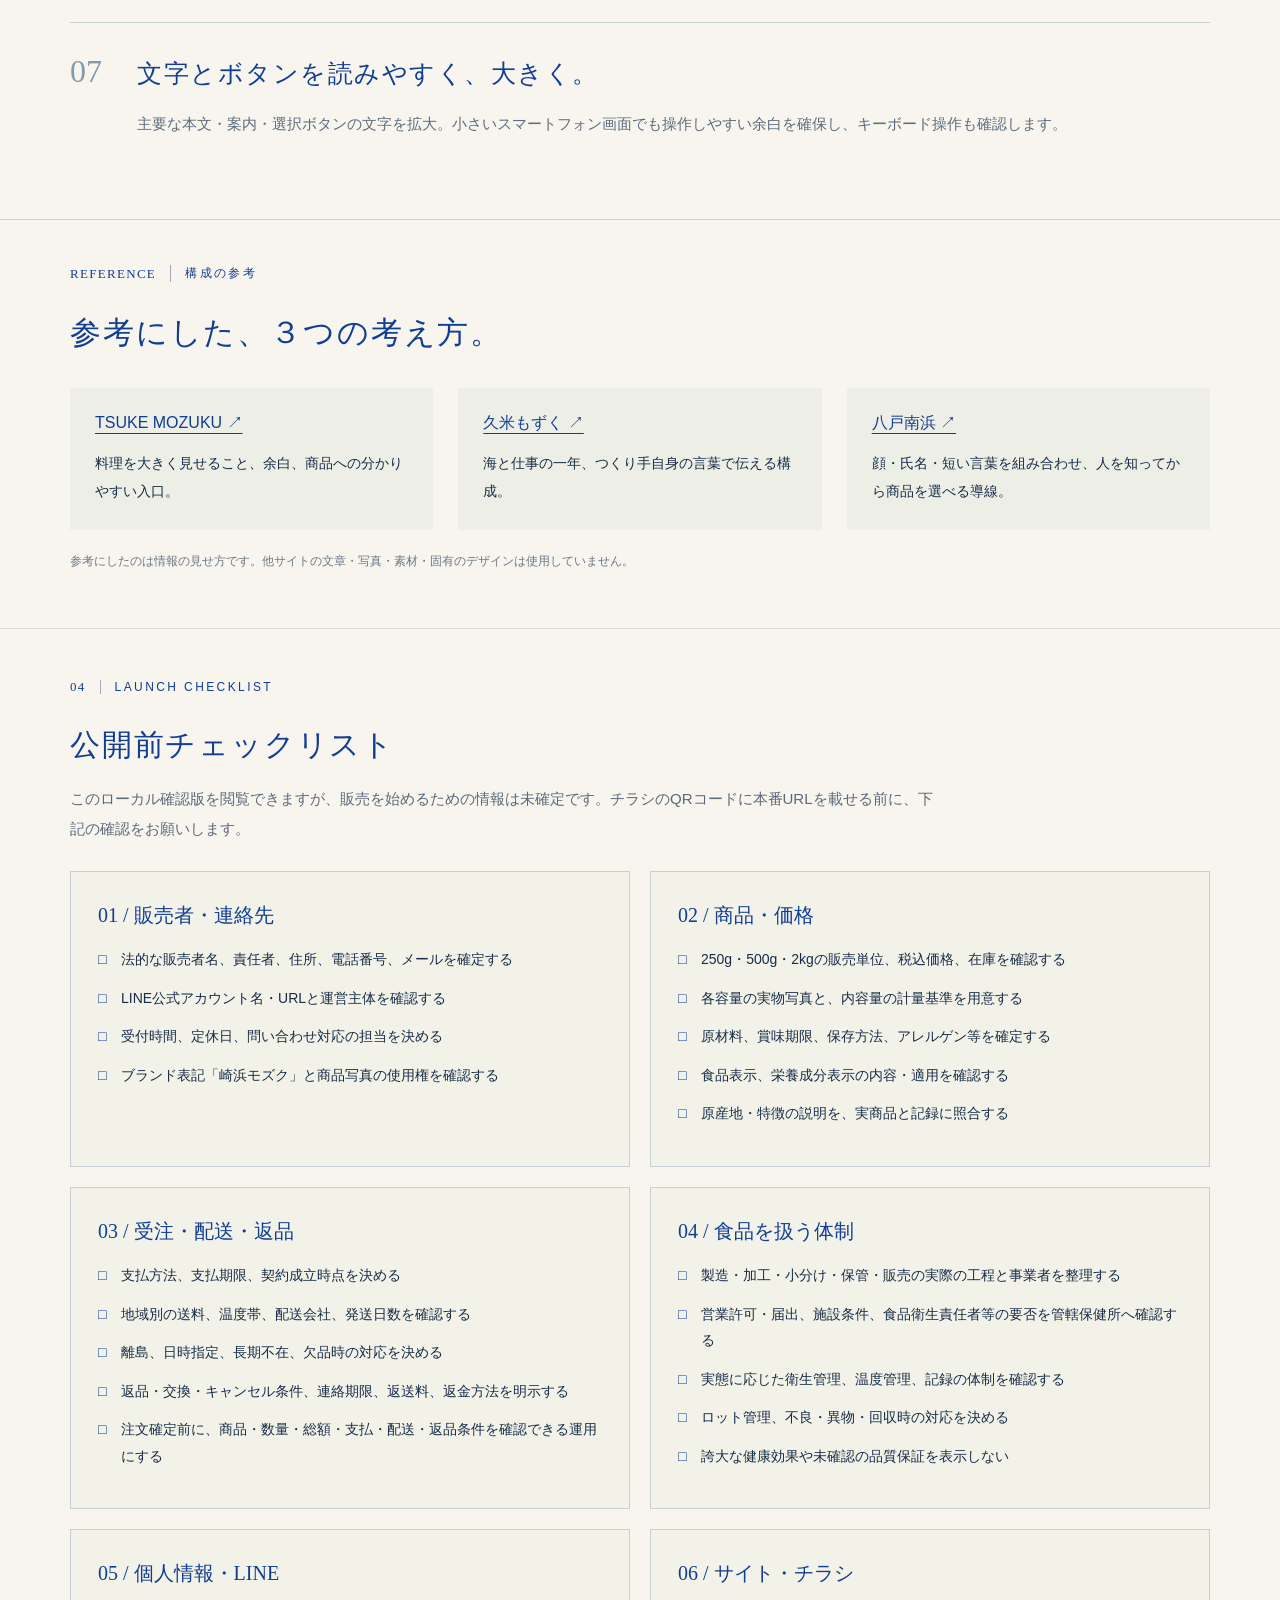
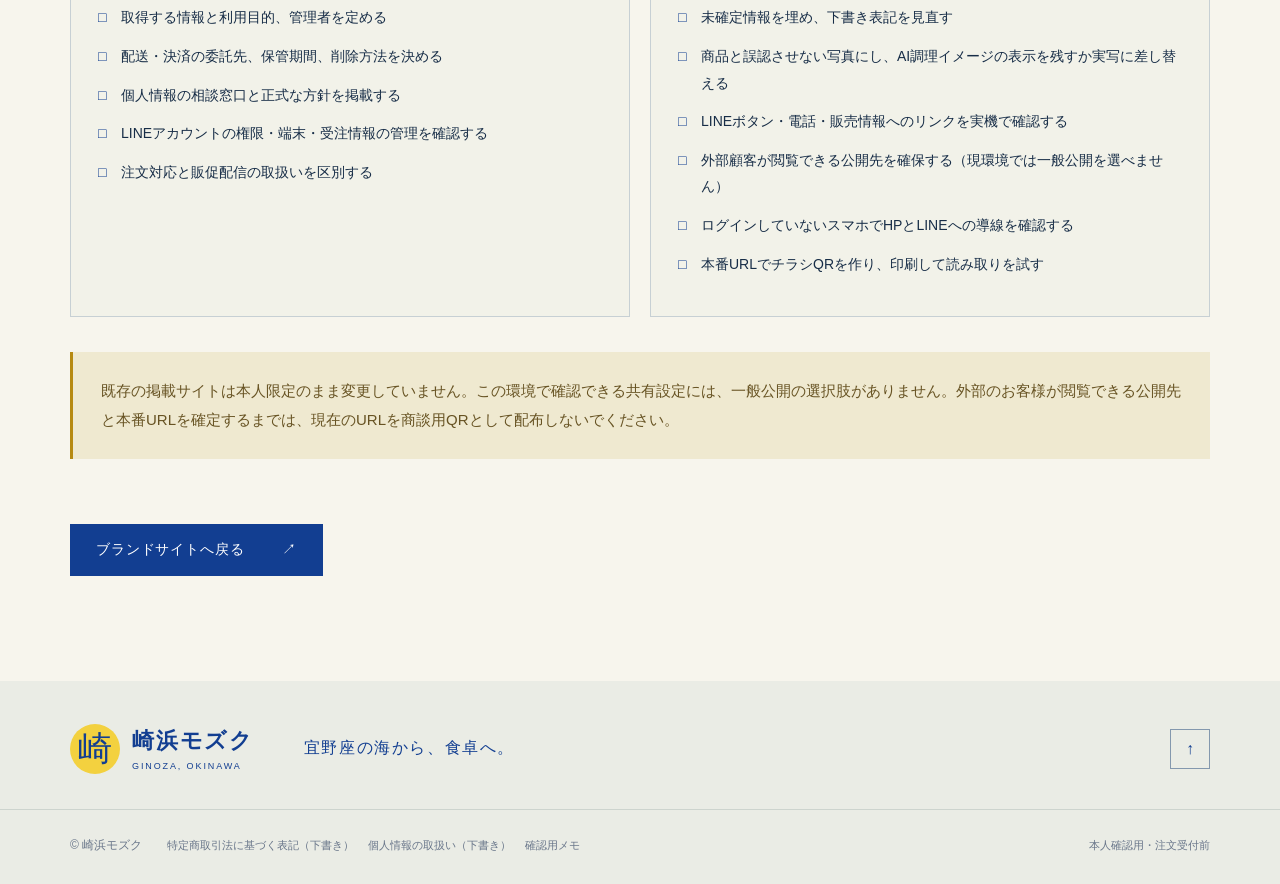
<file: review.html>
<!doctype html><html lang="ja"><head><meta charset="utf-8"><meta name="viewport" content="width=device-width,initial-scale=1"><meta name="robots" content="noindex,nofollow"><meta name="theme-color" content="#123e91"><title>ブラッシュアップ確認｜崎浜モズク</title><link rel="icon" href="assets/favicon.svg" type="image/svg+xml"><link rel="stylesheet" href="styles.css"><script src="app.js" defer></script></head><body class="reviewed info-page review-page"><a class="skip" href="#main">本文へ移動</a><div class="preview-note"><span><i></i>ローカル確認版 <b>注文受付前</b></span><a href="review.html">今回の改善ポイント ↗</a></div><header class="site-header"><a class="brand" href="index.html" aria-label="崎浜モズク ホーム"><span class="brand-mark">崎</span><span class="brand-name">崎浜モズク<small>GINOZA, OKINAWA</small></span></a>
<nav class="desktop-nav" aria-label="メインナビゲーション"><a href="makers.html">つくり手について</a><a href="index.html#products">商品紹介</a><a href="index.html#recipe">おいしい食べ方</a><a href="index.html#faq">よくあるご質問</a></nav><a class="header-cta" href="index.html#order">ご注文について <span>↗</span></a><button class="menu-toggle" aria-expanded="false" aria-controls="mobile-menu" aria-label="メニューを開く"><span></span><span></span></button>
</header>
<nav id="mobile-menu" class="mobile-menu" aria-label="モバイルナビゲーション" hidden><a href="makers.html">つくり手について</a><a href="index.html#products">商品紹介</a><a href="index.html#recipe">おいしい食べ方</a><a href="index.html#order">ご注文について</a><a href="index.html#faq">よくあるご質問</a><a href="information.html">販売情報・公開前の確認</a></nav><main id="main"><section class="info-hero section-wrap"><p class="eyebrow">BRUSH-UP REVIEW / 2026.11.09</p><h1>見てほしいのは、<br>この７つの変化。</h1><p>既存HPをベースにした、ローカル確認用の改修版です。外部アップロード・Gitへの送信・サイトの再デプロイは行っていません。以前のサイトと元データは保存しています。</p><div class="review-entry-links"><a class="button primary" href="index.html">改修版ホームを見る <span>↗</span></a><a class="button secondary" href="makers.html">つくり手ページを見る <span>↗</span></a></div></section>
<section class="section-wrap review-changes"><article><span>01</span><div><h2>お客様向けの内容と、制作メモを分けました。</h2><p>トップページに混ざっていた運用上の確認事項を、この確認ページへ移動。販売条件と個人情報の案内は、お客様が見られる別ページに残しています。</p></div></article><article><span>02</span><div><h2>実商品を確認できる写真を、大きく。</h2><p>提供されたパッケージ写真を商品一覧の近くに拡大。画像内の「×4」は消して作り直さず、販売単位ではないことを明記しています。</p><p class="review-needed">残る確認：×4表記のない正式な商品写真。250g・500g・2kgの各容量の実物写真。</p></div></article><article><span>03</span><div><h2>商品一覧を、最初のセクションへ。</h2><p>長い紹介文を読む前に容量を見られるよう、ヒーロー直後に商品を配置。スマートフォンでは容量カードを写真より先に見せます。</p></div></article><article><span>04</span><div><h2>選んだ容量が、その場で分かるように。</h2><p>選択したカードにチェックと「選択中」を表示。選択内容を伝える案内欄を追加し、勝手に遠い場所へスクロールしない仕様にしました。注文文にも同じ容量を反映します。</p></div></article><article><span>05</span><div><h2>漁師の顔と、仕事を知るページを追加。</h2><p>顔写真・氏名・仕事・ご本人の言葉を伝える独立ページを用意しました。現時点では実在の人物や言葉を作らず、掲載待ちの枠です。</p><p class="review-needed">残る確認：顔が分かる写真、氏名の表記、担当している仕事、掲載許可、取材回答。</p></div></article><article><span>06</span><div><h2>選ぶ料理に合わせて、写真も切り替わります。</h2><p>もずく酢・スープ・天ぷらの各タブで、文章と写真が一緒に変わります。３枚ともAI生成の調理イメージと明記し、実商品や実際のレシピ写真とは区別しています。</p></div></article><article><span>07</span><div><h2>文字とボタンを読みやすく、大きく。</h2><p>主要な本文・案内・選択ボタンの文字を拡大。小さいスマートフォン画面でも操作しやすい余白を確保し、キーボード操作も確認します。</p></div></article></section>
<section class="section-wrap reference-section"><p class="section-index">REFERENCE <span>構成の参考</span></p><h2>参考にした、３つの考え方。</h2><div class="reference-grid"><article><a href="https://tsuke-mozuku.com/" target="_blank" rel="noopener noreferrer">TSUKE MOZUKU ↗</a><p>料理を大きく見せること、余白、商品への分かりやすい入口。</p></article><article><a href="https://kumemozuku.okinawa/" target="_blank" rel="noopener noreferrer">久米もずく ↗</a><p>海と仕事の一年、つくり手自身の言葉で伝える構成。</p></article><article><a href="https://hachinoheminamihama.com/" target="_blank" rel="noopener noreferrer">八戸南浜 ↗</a><p>顔・氏名・短い言葉を組み合わせ、人を知ってから商品を選べる導線。</p></article></div><p class="quiet-note">参考にしたのは情報の見せ方です。他サイトの文章・写真・素材・固有のデザインは使用していません。</p></section><section id="checklist" class="info-section section-wrap"><p class="section-index">04 <span>LAUNCH CHECKLIST</span></p><h2>公開前チェックリスト</h2><p class="intro">このローカル確認版を閲覧できますが、販売を始めるための情報は未確定です。チラシのQRコードに本番URLを載せる前に、下記の確認をお願いします。</p><div class="check-grid"><article class="check-card"><h3>01 / 販売者・連絡先</h3><ul><li>法的な販売者名、責任者、住所、電話番号、メールを確定する</li><li>LINE公式アカウント名・URLと運営主体を確認する</li><li>受付時間、定休日、問い合わせ対応の担当を決める</li><li>ブランド表記「崎浜モズク」と商品写真の使用権を確認する</li></ul></article><article class="check-card"><h3>02 / 商品・価格</h3><ul><li>250g・500g・2kgの販売単位、税込価格、在庫を確認する</li><li>各容量の実物写真と、内容量の計量基準を用意する</li><li>原材料、賞味期限、保存方法、アレルゲン等を確定する</li><li>食品表示、栄養成分表示の内容・適用を確認する</li><li>原産地・特徴の説明を、実商品と記録に照合する</li></ul></article><article class="check-card"><h3>03 / 受注・配送・返品</h3><ul><li>支払方法、支払期限、契約成立時点を決める</li><li>地域別の送料、温度帯、配送会社、発送日数を確認する</li><li>離島、日時指定、長期不在、欠品時の対応を決める</li><li>返品・交換・キャンセル条件、連絡期限、返送料、返金方法を明示する</li><li>注文確定前に、商品・数量・総額・支払・配送・返品条件を確認できる運用にする</li></ul></article><article class="check-card"><h3>04 / 食品を扱う体制</h3><ul><li>製造・加工・小分け・保管・販売の実際の工程と事業者を整理する</li><li>営業許可・届出、施設条件、食品衛生責任者等の要否を管轄保健所へ確認する</li><li>実態に応じた衛生管理、温度管理、記録の体制を確認する</li><li>ロット管理、不良・異物・回収時の対応を決める</li><li>誇大な健康効果や未確認の品質保証を表示しない</li></ul></article><article class="check-card"><h3>05 / 個人情報・LINE</h3><ul><li>取得する情報と利用目的、管理者を定める</li><li>配送・決済の委託先、保管期間、削除方法を決める</li><li>個人情報の相談窓口と正式な方針を掲載する</li><li>LINEアカウントの権限・端末・受注情報の管理を確認する</li><li>注文対応と販促配信の取扱いを区別する</li></ul></article><article class="check-card"><h3>06 / サイト・チラシ</h3><ul><li>未確定情報を埋め、下書き表記を見直す</li><li>商品と誤認させない写真にし、AI調理イメージの表示を残すか実写に差し替える</li><li>LINEボタン・電話・販売情報へのリンクを実機で確認する</li><li>外部顧客が閲覧できる公開先を確保する（現環境では一般公開を選べません）</li><li>ログインしていないスマホでHPとLINEへの導線を確認する</li><li>本番URLでチラシQRを作り、印刷して読み取りを試す</li></ul></article></div><div class="draft-warning">既存の掲載サイトは本人限定のまま変更していません。この環境で確認できる共有設定には、一般公開の選択肢がありません。外部のお客様が閲覧できる公開先と本番URLを確定するまでは、現在のURLを商談用QRとして配布しないでください。</div><a class="button primary info-return" href="index.html">ブランドサイトへ戻る <span>↗</span></a></section></main><footer class="footer"><div class="footer-top section-wrap"><a class="brand" href="index.html"><span class="brand-mark">崎</span><span class="brand-name">崎浜モズク<small>GINOZA, OKINAWA</small></span></a><p>宜野座の海から、食卓へ。</p><a href="#main" class="back-top" aria-label="ページ上部へ">↑</a></div><div class="footer-bottom section-wrap"><p>© 崎浜モズク</p><nav aria-label="フッターナビゲーション"><a href="information.html#legal">特定商取引法に基づく表記（下書き）</a><a href="information.html#privacy">個人情報の取扱い（下書き）</a><a href="review.html">確認用メモ</a></nav><small>本人確認用・注文受付前</small></div></footer></body></html>
</file>
<file: styles.css>
:root{--blue:#123e91;--deep:#082d70;--ink:#172d47;--muted:#65717d;--cream:#f7f5ed;--cream-deep:#eeece3;--yellow:#f3d13f;--border:#d8ddd8;--serif:'Noto Serif CJK JP','Yu Mincho',YuMincho,serif;--sans:'Noto Sans CJK JP','Hiragino Kaku Gothic ProN',Meiryo,sans-serif}
*{box-sizing:border-box}html{scroll-behavior:smooth;scroll-padding-top:110px}body{margin:0;background:var(--cream);font-family:var(--sans);color:var(--ink);font-size:15px;-webkit-font-smoothing:antialiased}a{color:inherit;text-decoration:none}button{font:inherit;cursor:pointer}button:disabled{cursor:not-allowed}img{display:block;width:100%;height:auto}h1,h2,h3,p,figure{margin:0}button,a{-webkit-tap-highlight-color:transparent}button:focus-visible,a:focus-visible,summary:focus-visible{outline:3px solid #d99f00;outline-offset:5px}::selection{background:var(--yellow);color:var(--deep)}[hidden]{display:none!important}.skip{position:fixed;top:-80px;left:20px;padding:15px;background:var(--yellow);z-index:100}.skip:focus{top:20px}.section-wrap{max-width:1360px;margin:0 auto;padding-left:70px;padding-right:70px}.preview-note{min-height:37px;display:flex;align-items:center;justify-content:space-between;gap:10px;background:var(--cream-deep);padding:8px 40px;font-size:10px;letter-spacing:.08em;color:#495564}.preview-note>span{display:flex;align-items:center;gap:10px}.preview-note i{display:block;width:6px;height:6px;background:var(--blue);border-radius:50%}.preview-note b{font-weight:400;border-left:1px solid #afb5b4;padding-left:10px}.preview-note a{border-bottom:1px solid #aeb6b5}.site-header{height:102px;display:flex;align-items:center;gap:32px;padding:0 40px;background:var(--cream);position:relative;z-index:15}.brand{display:flex;align-items:center;gap:12px;flex-shrink:0}.brand-mark{height:50px;width:50px;border-radius:50%;background:var(--yellow);color:var(--blue);display:grid;place-items:center;font:34px var(--serif);line-height:1}.brand-name{font:700 22px var(--serif);letter-spacing:.08em;color:var(--blue)}.brand-name small{display:block;font:9px var(--sans);letter-spacing:.21em;margin-top:5px}.desktop-nav{display:flex;align-items:center;justify-content:center;gap:26px;flex:1;font-size:11px;color:var(--blue);white-space:nowrap}.desktop-nav a{position:relative;padding:8px 0}.desktop-nav a:after{content:'';position:absolute;bottom:0;left:0;width:0;height:1px;background:var(--blue);transition:.2s}.desktop-nav a:hover:after{width:100%}.header-cta{border:1px solid var(--blue);color:var(--blue);padding:15px 19px;font-size:11px;display:flex;gap:20px;align-items:center}.header-cta:hover{background:var(--blue);color:white}.menu-toggle{display:none;background:none;border:0;width:40px;padding:8px}.menu-toggle span{display:block;border-top:1px solid var(--blue);margin:7px 0}.mobile-menu{position:absolute;z-index:14;top:112px;right:0;left:0;padding:24px;background:var(--cream);border-bottom:1px solid var(--border);box-shadow:0 20px 20px #15376b11}.mobile-menu a{display:block;padding:16px 0;border-bottom:1px solid var(--border);font-size:14px;color:var(--blue)}.hero{display:grid;grid-template-columns:.9fr 1.1fr;gap:60px;padding-top:52px;padding-bottom:70px;min-height:650px;align-items:center}.eyebrow{font-size:11px;letter-spacing:.16em;color:var(--blue);font-weight:500}.tiny-wave{font-size:22px;vertical-align:middle;margin-right:8px}.hero h1{font:500 clamp(58px,6.4vw,91px)/1.38 var(--serif);letter-spacing:.10em;color:var(--blue);margin:25px 0 30px}.hero-desc{font-size:14px;line-height:2.2;letter-spacing:.07em}.hero-actions{display:flex;align-items:center;gap:25px;margin-top:32px}.button{display:inline-flex;align-items:center;justify-content:space-between;gap:38px;min-height:52px;padding:15px 25px;font-size:12px;letter-spacing:.06em;border:1px solid var(--blue);transition:background .2s,transform .2s}.button:hover:not(:disabled){transform:translateY(-2px)}.primary{background:var(--blue);color:#fff}.primary:hover{background:var(--deep)}.secondary{background:transparent;color:var(--blue)}.text-link{display:inline-flex;gap:20px;align-items:center;font-size:11px;border-bottom:1px solid #7887a2;padding-bottom:7px;color:var(--blue)}.hero-english{font-size:9px;line-height:1.8;letter-spacing:.2em;color:#7e8b9d;margin-top:43px}.hero-visual{position:relative;padding-right:15px}.image-frame{position:relative;aspect-ratio:1/.98;border-radius:220px 220px 0 0;overflow:hidden;background:#ded4b9}.image-frame img{height:100%;width:100%;object-fit:cover;object-position:43% center}.origin-stamp{position:absolute;right:25px;bottom:26px;background:var(--yellow);color:var(--blue);border-radius:50%;width:94px;height:94px;display:flex;flex-direction:column;justify-content:center;align-items:center;font:12px var(--serif);line-height:1.9;transform:rotate(9deg);box-shadow:0 0 0 6px #f3d13f42}.origin-stamp b{font-size:18px;font-weight:500}.hero-visual figcaption{font-size:8px;line-height:1.7;color:#6f797f;margin-top:12px}.hero-note{writing-mode:vertical-rl;position:absolute;right:-24px;top:20%;color:var(--blue);font:13px var(--serif);letter-spacing:.24em}.sea-ribbon{background:var(--blue);color:#fff;position:relative;margin-top:55px;padding:20px 0 32px;overflow:visible}.sea-ribbon>svg{position:absolute;height:50px;top:-49px;left:0;width:100%;fill:var(--blue)}.sea-ribbon>div{display:flex;justify-content:space-around;align-items:center;gap:26px;overflow:hidden;white-space:nowrap;font:18px Georgia,serif;letter-spacing:.18em}.sea-ribbon i{font:24px var(--serif);color:var(--yellow)}.section-index{display:flex;align-items:center;gap:14px;font:12px Georgia,serif;color:var(--blue);letter-spacing:.1em;margin-bottom:25px}.section-index span{font:10px var(--sans);letter-spacing:.2em;padding-left:14px;border-left:1px solid #9cabc2}h2{font:500 37px/1.65 var(--serif);letter-spacing:.06em;color:var(--blue)}.about{display:grid;grid-template-columns:1fr 1.12fr;gap:120px;padding-top:110px;padding-bottom:110px}.about-title>p:not(.section-index){line-height:2.2;font-size:14px;letter-spacing:.06em;margin:30px 0}.about-title .text-link{margin-top:10px}.story-mark{height:158px;position:relative;display:flex;justify-content:center;align-items:center;overflow:hidden;margin-bottom:30px}.story-mark>span{position:relative;z-index:2;width:100px;height:100px;border-radius:50%;display:grid;place-items:center;background:var(--yellow);color:var(--blue);font:68px var(--serif)}.story-mark svg{position:absolute;width:100%;bottom:0;left:0;stroke:var(--blue);fill:none;stroke-width:1.3;opacity:.6}.about-body .lead{font:500 20px/1.9 var(--serif);color:var(--blue);margin-bottom:20px}.about-body>p:not(.lead):not(.small-note){font-size:13px;line-height:2.2}.origin-facts{display:grid;grid-template-columns:1fr 1.2fr 1fr;margin:30px 0 15px;border-top:1px solid var(--border);border-bottom:1px solid var(--border);padding:18px 0;gap:14px}.origin-facts div+div{border-left:1px solid var(--border);padding-left:18px}dt,dd{margin:0}.origin-facts dt{font-size:9px;color:#6d7783;margin-bottom:7px}.origin-facts dd{font-size:11px;color:var(--blue)}.small-note{font-size:10px!important;line-height:1.9!important;color:var(--muted)}.products-section{padding:95px 0 75px;background:#eeeee7;border-top:1px solid #e2e4db}.section-heading{display:flex;justify-content:space-between;gap:40px;align-items:flex-end;margin-bottom:45px}.section-heading>p{font-size:12px;line-height:2.1;padding-bottom:7px}.product-grid{display:grid;grid-template-columns:repeat(3,1fr);gap:22px}.product-card{background:var(--cream);padding:28px 26px 24px;color:var(--blue);position:relative;border:1px solid transparent;transition:border .2s,transform .2s}.product-card:hover{transform:translateY(-4px);border-color:#96a8c3}.product-card-top{display:flex;align-items:center;justify-content:space-between;font-size:9px;letter-spacing:.15em}.mini-mark{width:32px;height:32px;background:var(--yellow);display:grid;place-items:center;border-radius:50%;font:22px var(--serif)}.product-use{font-size:12px;letter-spacing:.08em;margin:38px 0 5px}.product-card h3{font:normal 78px/1.15 Georgia,serif;letter-spacing:-.04em}.product-card h3 small{font-size:27px;margin-left:6px;letter-spacing:0}.product-line{height:27px;width:100%;margin:18px 0 15px;background:url("data:image/svg+xml,%3Csvg xmlns='http://www.w3.org/2000/svg' width='56' height='26' viewBox='0 0 56 26'%3E%3Cpath d='M-14 12Q0-4 14 12T42 12T70 12M-14 20Q0 4 14 20T42 20T70 20' fill='none' stroke='%23123e91' stroke-width='.8'/%3E%3C/svg%3E") repeat-x;opacity:.6}.product-name{font-size:13px;font-weight:500;letter-spacing:.08em}.price-pending{font-size:11px;display:flex;align-items:center;gap:12px;color:#5c6e83;margin:18px 0 25px}.price-pending>span{border:1px solid #b7bfc6;padding:3px 9px;font-size:10px}.select-size{display:flex;align-items:center;justify-content:space-between;width:100%;padding:14px 0 0;border:0;border-top:1px solid #bac6d2;background:transparent;color:var(--blue);text-align:left;font-size:11px}.featured{background:var(--blue);color:var(--cream)}.featured .product-line{filter:brightness(0) invert(1);opacity:.4}.featured .mini-mark{color:var(--blue)}.featured .price-pending{color:#cdd6e6}.featured .select-size{color:white;border-color:#6482b0}.featured .price-pending>span{border-color:#7993ba}.product-disclaimer{margin-top:22px}.package-row{display:grid;grid-template-columns:135px 1fr;gap:30px;align-items:center;border-top:1px solid #cfd6cf;margin-top:50px;padding-top:30px;max-width:820px}.package-row figure{border:5px solid #fff;transform:rotate(-3deg)}.package-row h3{font:500 20px var(--serif);color:var(--blue);margin:9px 0 15px}.package-row div>p:not(.eyebrow):not(.small-note){font-size:12px;line-height:1.9}.package-row .small-note{margin-top:12px;max-width:610px}.recipe-section{padding-top:100px;padding-bottom:110px}.recipe-layout{display:grid;grid-template-columns:1.05fr 1fr;gap:65px;align-items:center}.recipe-image{position:relative}.recipe-image img{aspect-ratio:1.08;object-fit:cover}.recipe-image figcaption{font-size:9px;color:var(--muted);margin-top:10px}.recipe-image-label{position:absolute;bottom:45px;left:22px;writing-mode:vertical-rl;font-size:9px;color:white;letter-spacing:.2em;text-shadow:0 1px 8px #0007}.recipe-tabs{display:flex;border-bottom:1px solid #b6c2cc}.recipe-tabs button{flex:1;border:0;padding:15px 4px;background:transparent;color:#7a8796;font-size:12px;border-bottom:3px solid transparent;margin-bottom:-1px}.recipe-tabs button[aria-selected="true"]{color:var(--blue);border-bottom:3px solid var(--blue);font-weight:700}.recipe-panel{min-height:265px;padding-top:27px}.recipe-number{font:italic 45px Georgia,serif;color:#b4bfcb}.recipe-panel h3{font:500 21px/1.7 var(--serif);color:var(--blue);margin:13px 0 15px}.recipe-panel>p{font-size:12px;line-height:2.15}.recipe-ingredients{margin-top:20px;color:#64728a;font-size:11px!important}.recipe-ingredients span{display:block;font-size:9px;color:var(--blue);margin-bottom:3px}.preparation-note{display:flex;align-items:flex-start;gap:13px;padding:18px 0;border-top:1px solid #bac5cc;font-size:12px;color:var(--blue);line-height:1.8}.preparation-note small{display:block;font-size:10px;color:var(--muted);margin-top:5px}.order-section{background:var(--blue);color:#fff;padding:95px 0 75px;position:relative;overflow:hidden}.order-section h2{color:var(--cream);font-size:42px}.order-section .section-index{color:var(--yellow)}.order-section .section-index span{border-left-color:#819bc2}.order-intro{display:grid;grid-template-columns:1fr 1fr;gap:60px;align-items:center}.order-intro>div>p:not(.section-index){font-size:13px;line-height:2;margin-top:25px;color:#dae3f4}.order-status{display:flex;gap:14px;border:1px solid #708ebf;padding:27px}.status-dot{width:7px;height:7px;border-radius:50%;background:var(--yellow);margin-top:8px;flex-shrink:0}.order-status strong{font-size:15px;letter-spacing:.05em;font-weight:500}.order-status p{font-size:11px;line-height:2;color:#d9e2f4;margin-top:13px}.order-steps{display:grid;grid-template-columns:repeat(3,1fr);list-style:none;padding:0;gap:38px;margin:60px 0 45px}.order-steps li{border-top:1px solid #7290b9;padding-top:20px;position:relative}.order-steps li>span{color:var(--yellow);font:15px Georgia,serif;letter-spacing:.1em}.order-steps h3{font:500 20px var(--serif);margin:17px 0}.order-steps p{font-size:11px;line-height:1.95;color:#d6e0f2}.order-workbench{display:grid;grid-template-columns:1.1fr .9fr;background:var(--cream);color:var(--blue)}.inquiry-template{padding:36px 40px}.inquiry-template h3{font:500 17px/1.7 var(--serif);margin:15px 0 20px}.inquiry-template #template-text{white-space:pre-line;font-size:11px;line-height:2;background:#eeefe8;padding:20px;border-left:2px solid var(--blue);min-height:130px;color:#465e7b}.inquiry-template .button{margin-top:20px;padding:12px 18px;min-height:44px;font-size:10px}.copy-status{min-height:18px;font-size:10px;margin-top:8px;color:#366c40}.contact-box{border-left:1px solid #cdd5d9;padding:36px 40px;display:flex;flex-direction:column;justify-content:center}.line-wordmark{font:bold 13px Arial,sans-serif;letter-spacing:.08em;color:#526d5b}.contact-box h3{font:500 23px/1.6 var(--serif);margin:9px 0 22px}.unavailable{width:100%;background:#dce4db;border-color:#bac7b8;color:#5e705f;font-size:11px;gap:12px}.unavailable span{font-size:9px;border:1px solid #a8b7a7;padding:3px 4px}.contact-box>p{font-size:9px;line-height:1.7;color:#61756c;margin-top:9px}.contact-box dl{margin:24px 0 0;font-size:10px;color:#667588}.contact-box dl div{display:flex;justify-content:space-between;padding:7px 0;border-bottom:1px solid #d8dedb}.order-privacy{font-size:10px;line-height:2;color:#d1def1;margin-top:25px}.order-privacy a{border-bottom:1px solid #97b2d3}.faq-section{display:grid;grid-template-columns:.7fr 1.3fr;gap:60px;padding-top:100px;padding-bottom:100px}.faq-heading>p:last-child{font-size:12px;margin-top:15px;color:#6a7889}.faq-list details{border-bottom:1px solid #c8d0d6}.faq-list details:first-child{border-top:1px solid #c8d0d6}.faq-list summary{display:flex;align-items:center;gap:15px;list-style:none;padding:23px 0;cursor:pointer;color:var(--blue);font-size:12px;line-height:1.8}.faq-list summary::-webkit-details-marker{display:none}.faq-list summary>span{font:italic 18px Georgia,serif}.faq-list summary>i{font:normal 20px Georgia,serif;margin-left:auto;flex-shrink:0}.faq-list details[open] summary>i{transform:rotate(45deg)}.faq-list details>p{font-size:12px;line-height:2;color:#5c6a79;padding:0 10px 25px 33px}.readiness-section{display:grid;grid-template-columns:1fr 1.1fr;gap:50px;align-items:center;padding-top:48px;padding-bottom:55px;border-top:1px solid #cfd6d7}.readiness-section h2{font-size:24px;margin-top:16px}.readiness-section>div>p:last-child{font-size:11px;line-height:2;margin-top:15px;color:#6b7a8c}.readiness-link{position:relative;border:1px solid #acbac7;display:block;padding:30px 55px 30px 25px;color:var(--blue)}.readiness-link:hover{background:#efeee5}.readiness-link span{display:block;font:500 17px var(--serif)}.readiness-link small{display:block;font-size:9px;line-height:1.8;margin-top:11px;color:#708095}.readiness-link b{position:absolute;right:25px;top:50%;font-size:20px;transform:translateY(-50%);font-weight:400}.footer{background:#eaece5;margin-top:35px}.footer-top{display:flex;align-items:center;gap:50px;padding-top:43px;padding-bottom:35px}.footer-top>p{font:14px var(--serif);color:var(--blue);letter-spacing:.1em}.back-top{width:40px;height:40px;border:1px solid #8498ae;display:grid;place-items:center;margin-left:auto;color:var(--blue)}.footer-bottom{display:flex;gap:25px;align-items:center;padding-top:25px;padding-bottom:28px;border-top:1px solid #cdd4ce;font-size:9px;color:#69768a;line-height:1.8}.footer-bottom nav{display:flex;gap:20px;flex:1}.footer-bottom a:hover{color:var(--blue);text-decoration:underline}.footer-bottom small{font-size:9px}.mobile-order,.mobile-only{display:none}.info-hero{padding-top:55px;padding-bottom:50px}.info-hero h1{font:500 45px/1.5 var(--serif);color:var(--blue);margin:20px 0}.info-hero>p:not(.eyebrow){font-size:13px;line-height:2;max-width:760px}.info-nav{display:flex;gap:12px;flex-wrap:wrap;margin-top:30px}.info-nav a{font-size:11px;padding:12px 17px;border:1px solid #9fadc1;color:var(--blue)}.draft-warning{padding:24px 28px;background:#efe9d0;border-left:3px solid #b68a12;font-size:12px;line-height:2;color:#675323;margin:35px 0}.info-section{padding-top:50px;padding-bottom:60px;border-top:1px solid var(--border)}.info-section h2{font-size:30px;margin-bottom:15px}.info-section .intro{font-size:12px;line-height:2;max-width:870px;color:#5b6a7c;margin-bottom:28px}.info-table{margin:0;border-top:1px solid #abb8c4}.info-table>div{display:grid;grid-template-columns:230px 1fr;border-bottom:1px solid #ccd4d9}.info-table dt{padding:20px 20px 20px 0;font-size:12px;color:var(--blue);line-height:1.9}.info-table dd{padding:20px 0;font-size:12px;line-height:1.9;color:#5a6879}.pending{display:inline-block;font-size:9px;padding:1px 7px;border:1px solid #c2aa69;color:#7e662f;margin-right:10px;vertical-align:1px;white-space:nowrap}.known{display:inline-block;font-size:9px;padding:1px 7px;border:1px solid #a4b6a5;color:#46764e;margin-right:10px;vertical-align:1px;white-space:nowrap}.check-grid{display:grid;grid-template-columns:1fr 1fr;gap:20px}.check-card{padding:27px;border:1px solid #c7d0d4;background:#f2f2e9}.check-card h3{font:500 20px/1.6 var(--serif);color:var(--blue);margin-bottom:15px}.check-card ul{list-style:none;padding:0;margin:0}.check-card li{font-size:12px;line-height:1.9;margin:12px 0;padding-left:23px;position:relative}.check-card li:before{content:'□';position:absolute;left:0;color:var(--blue)}.privacy-block{padding:25px 0;border-top:1px solid #d3dade}.privacy-block h3{font:500 20px var(--serif);color:var(--blue);margin-bottom:12px}.privacy-block p,.privacy-block li{font-size:12px;line-height:2;color:#576b7c}.privacy-block ul{padding-left:20px;margin:10px 0}.info-return{margin:30px 0 10px}
@media(min-width:1450px){.hero{padding-top:65px;padding-bottom:85px}.hero h1{font-size:96px}.image-frame{max-height:585px}}
@media(max-width:1150px){.section-wrap{padding-left:45px;padding-right:45px}.site-header{padding:0 25px;gap:22px}.desktop-nav{gap:16px;font-size:10px}.brand-name{font-size:20px}.header-cta{padding:13px;font-size:10px;gap:12px}.hero{gap:40px}.hero h1{font-size:75px}.hero-actions{gap:20px;flex-wrap:wrap}.hero-actions .text-link{font-size:10px}.hero-english{margin-top:25px}.about{gap:70px}.product-card{padding:23px 20px}.recipe-layout{gap:40px}.inquiry-template,.contact-box{padding:30px}.footer-bottom{flex-wrap:wrap}.footer-bottom nav{flex:initial}.footer-bottom>small{margin-left:auto}}
@media(max-width:900px){.desktop-nav{display:none}.site-header{height:83px;padding:0 25px}.header-cta{margin-left:auto}.hero{padding-top:40px;gap:30px;min-height:0}.hero h1{font-size:62px}.hero-visual{padding-right:0}.hero-note{display:none}.hero-desc{font-size:12px}.hero-visual figcaption{font-size:7px}.origin-stamp{width:75px;height:75px;right:15px;bottom:18px;font-size:10px}.origin-stamp b{font-size:14px}.about{gap:45px}.about h2{font-size:30px}.about-body .lead{font-size:18px}.section-heading h2{font-size:30px}.section-heading>p{font-size:11px}.product-grid{gap:12px}.product-card{padding:20px 15px}.product-card h3{font-size:65px}.product-use,.product-name{font-size:11px}.select-size{font-size:10px}.recipe-layout{gap:30px}.recipe-panel h3{font-size:18px}.recipe-panel{min-height:285px}.order-intro{gap:30px}.order-status{padding:22px}.order-steps{gap:20px}.order-steps h3{font-size:17px}.inquiry-template,.contact-box{padding:27px}.contact-box h3{font-size:20px}.unavailable{padding:12px;font-size:10px}.faq-section{gap:35px;grid-template-columns:.65fr 1.35fr}.faq-heading h2{font-size:29px}.readiness-section{gap:30px}.readiness-link span{font-size:15px}.footer-top{gap:30px}.footer-top>p{font-size:12px}.footer-bottom nav{flex-wrap:wrap;gap:12px}.info-table>div{grid-template-columns:190px 1fr}}
@media(max-width:650px){html{scroll-padding-top:25px}.section-wrap{padding-left:25px;padding-right:25px}.preview-note{padding:8px 16px;min-height:33px;font-size:8px;letter-spacing:0}.preview-note>span{gap:6px}.preview-note b{padding-left:6px}.preview-note a{font-size:8px}.site-header{height:79px;padding:0 20px;gap:12px}.brand{gap:10px}.brand-mark{width:42px;height:42px;font-size:29px}.brand-name{font-size:19px}.brand-name small{font-size:7px;letter-spacing:.2em}.header-cta{display:none}.menu-toggle{display:block;margin-left:auto}.hero{display:flex;flex-direction:column;gap:28px;padding-top:28px;padding-bottom:30px;align-items:stretch}.hero-copy{position:relative}.hero .eyebrow{font-size:10px;letter-spacing:.1em}.tiny-wave{font-size:18px}.hero h1{font-size:63px;letter-spacing:.08em;line-height:1.32;margin:18px 0 19px}.hero-desc{font-size:12px;line-height:2}.hero-actions{margin-top:24px;gap:20px;flex-wrap:nowrap}.hero-actions .button{min-height:47px;padding:13px 20px;gap:30px;font-size:11px}.hero-actions .text-link{font-size:9px;gap:10px}.hero-english{position:absolute;right:0;top:72px;writing-mode:vertical-rl;font-size:7px;letter-spacing:.1em;line-height:1.8;margin:0;color:#93a0af}.hero-visual{width:100%;margin-top:8px}.image-frame{aspect-ratio:1.12;border-radius:150px 150px 0 0}.image-frame img{object-position:center}.hero-visual figcaption{font-size:7px;margin-top:9px}.origin-stamp{width:77px;height:77px;bottom:18px;right:18px}.hero-note{display:block;right:15px;top:15%;font-size:10px;color:var(--cream);text-shadow:0 1px 9px #0009;letter-spacing:.17em}.sea-ribbon{margin-top:45px;padding:15px 0 20px}.sea-ribbon>svg{height:30px;top:-29px}.sea-ribbon>div{font-size:12px;gap:22px;justify-content:flex-start;padding:0 20px}.sea-ribbon i{font-size:17px}.about{display:block;padding-top:65px;padding-bottom:65px}.section-index{font-size:11px;margin-bottom:20px}.section-index span{font-size:9px}.about h2,h2{font-size:30px;line-height:1.65}.about-title>p:not(.section-index){font-size:12px;margin:23px 0;line-height:2.15}.about-title .text-link{margin-top:0}.about-body{margin-top:40px}.story-mark{height:135px;margin-bottom:25px}.story-mark>span{width:88px;height:88px;font-size:58px}.about-body .lead{font-size:20px}.about-body>p:not(.lead):not(.small-note){font-size:12px}.origin-facts{margin-top:25px}.origin-facts dt{font-size:9px}.origin-facts dd{font-size:11px}.products-section{padding:60px 0 50px}.section-heading{display:block;margin-bottom:28px}.section-heading h2{font-size:29px}.section-heading>p{font-size:11px;line-height:2;margin-top:19px;padding-bottom:0}.mobile-only{display:block}.product-grid{grid-template-columns:1fr;gap:15px}.product-card{padding:22px 24px;display:grid;grid-template-columns:1fr 1fr;column-gap:15px}.product-card-top{grid-column:1/-1}.product-use{grid-column:1;margin:18px 0 8px;font-size:11px}.product-card h3{grid-column:1;grid-row:3/5;font-size:63px}.product-line{grid-column:2;grid-row:2;margin:22px 0 8px;height:18px;background-position:left top;background-size:42px 19px}.product-name{grid-column:2;grid-row:3;margin-top:6px;font-size:11px}.price-pending{grid-column:2;grid-row:4;font-size:10px;margin:8px 0 5px;gap:9px}.price-pending>span{font-size:9px}.select-size{grid-column:1/-1;padding-top:15px;margin-top:19px;font-size:11px}.product-disclaimer{font-size:9px!important}.package-row{grid-template-columns:82px 1fr;gap:20px;margin-top:30px;padding-top:25px;align-items:start}.package-row .eyebrow{font-size:8px;letter-spacing:.1em}.package-row h3{font-size:16px;line-height:1.6;margin:7px 0 10px}.package-row div>p:not(.eyebrow):not(.small-note){font-size:10px}.package-row .small-note{font-size:8px!important;margin-top:9px}.recipe-section{padding-top:60px;padding-bottom:65px}.recipe-layout{display:block}.recipe-image img{aspect-ratio:1.3}.recipe-image-label{font-size:8px;left:16px;bottom:35px}.recipe-image figcaption{font-size:8px}.recipe-content{margin-top:25px}.recipe-tabs button{font-size:12px;padding:15px 4px}.recipe-panel{min-height:255px;padding-top:23px}.recipe-number{font-size:36px}.recipe-panel h3{font-size:20px;margin-top:12px}.recipe-panel>p{font-size:12px}.recipe-ingredients{margin-top:18px}.preparation-note{font-size:11px;margin-top:0}.preparation-note small{font-size:9px}.order-section{padding:60px 0 45px}.order-intro{display:block}.order-section h2{font-size:35px}.order-intro>div>p:not(.section-index){font-size:12px;margin-top:20px}.order-status{margin-top:30px;padding:19px;gap:12px}.order-status strong{font-size:13px}.order-status p{font-size:10px;margin-top:9px}.order-steps{grid-template-columns:1fr;gap:0;margin:30px 0}.order-steps li{display:grid;grid-template-columns:32px 1fr;column-gap:15px;padding:20px 0}.order-steps li:last-child{border-bottom:1px solid #7290b9}.order-steps li>span{grid-row:1/3;padding-top:3px;font-size:13px}.order-steps h3{font-size:18px;margin:0 0 10px}.order-steps p{grid-column:2;font-size:11px}.order-workbench{display:block}.inquiry-template,.contact-box{padding:26px 23px}.inquiry-template .eyebrow{font-size:9px}.inquiry-template h3{font-size:17px;margin:14px 0 18px}.inquiry-template #template-text{font-size:11px;padding:16px}.contact-box{border-left:0;border-top:1px solid #cdd5d9}.contact-box h3{font-size:23px}.contact-box .unavailable{min-height:49px;font-size:11px;padding:13px 16px}.contact-box>p{font-size:9px}.contact-box dl{margin-top:17px}.order-privacy{font-size:9px;margin-top:20px}.faq-section{display:block;padding-top:60px;padding-bottom:60px}.faq-heading h2{font-size:29px}.faq-heading>p:last-child{margin-top:10px;font-size:11px}.faq-list{margin-top:30px}.faq-list summary{font-size:11px;padding:20px 0;gap:12px}.faq-list summary>span{font-size:16px}.faq-list details>p{font-size:11px;padding-left:28px;padding-bottom:22px}.readiness-section{display:block;padding-top:35px;padding-bottom:38px}.readiness-section .eyebrow{font-size:9px}.readiness-section h2{font-size:23px;margin-top:15px}.readiness-section>div>p:last-child{font-size:11px}.readiness-link{margin-top:23px;padding:23px 45px 23px 18px}.readiness-link span{font-size:16px}.readiness-link small{font-size:8px}.readiness-link b{right:18px}.footer{margin-top:15px;padding-bottom:62px}.footer-top{flex-wrap:wrap;gap:22px;padding-top:30px;padding-bottom:27px}.footer-top>p{order:3;flex-basis:100%;font-size:12px}.footer-bottom{display:block;padding-top:22px;padding-bottom:25px;font-size:8px}.footer-bottom nav{display:flex;flex-direction:column;gap:12px;margin:20px 0}.footer-bottom small{font-size:8px}.mobile-order{position:fixed;bottom:0;left:0;width:100%;height:57px;padding:16px 25px;display:flex;justify-content:space-between;align-items:center;gap:10px;background:var(--blue);color:white;z-index:20;box-shadow:0 -2px 12px #15376b15;font-size:12px}.mobile-order span{font-size:9px;color:#e5eaf7}.info-hero{padding-top:35px;padding-bottom:25px}.info-hero h1{font-size:32px;margin:19px 0}.info-hero>p:not(.eyebrow){font-size:12px}.info-nav{gap:8px;margin-top:24px}.info-nav a{font-size:9px;padding:10px 13px}.draft-warning{font-size:11px;padding:20px;margin:25px 0}.info-section{padding-top:35px;padding-bottom:40px}.info-section h2{font-size:25px;line-height:1.6}.info-section .intro{font-size:11px;margin-bottom:22px}.info-table>div{display:block;padding:17px 0}.info-table dt{font-size:11px;padding:0 0 7px}.info-table dd{font-size:11px;padding:0}.pending,.known{font-size:8px}.check-grid{grid-template-columns:1fr;gap:14px}.check-card{padding:23px}.check-card h3{font-size:19px}.check-card li{font-size:11px}.privacy-block h3{font-size:18px;line-height:1.6}.privacy-block p,.privacy-block li{font-size:11px}.info-page .footer{padding-bottom:0}}
@media(prefers-reduced-motion:reduce){html{scroll-behavior:auto}*,*:before,*:after{transition:none!important;animation:none!important}}
@media(max-width:360px){.hero h1{font-size:54px}.hero-actions{gap:12px}.hero-actions .button{padding:13px 17px;gap:20px}.hero-actions .text-link{gap:7px;font-size:8px}.hero-english{font-size:6px;right:-5px}.product-card{padding-left:20px;padding-right:20px;column-gap:12px}.product-card h3{font-size:47px}.product-card h3 small{font-size:20px}.product-name{font-size:9px}.price-pending{font-size:8px;gap:5px}.price-pending>span{font-size:8px;padding:3px 5px}.package-row{grid-template-columns:65px 1fr;gap:15px}.preview-note{padding-left:10px;padding-right:10px;font-size:7px}.preview-note a{font-size:7px}.order-status p br{display:none}.origin-facts{gap:8px}.origin-facts div+div{padding-left:10px}.origin-facts dd{font-size:10px}.order-section h2{font-size:32px}}
/* Local brush-up, 2026-11-09. No hosted publication. */
.reviewed{font-size:16px}.reviewed .preview-note{font-size:11px;min-height:40px}.reviewed .preview-note a{font-size:11px}.reviewed .desktop-nav{font-size:13px;gap:23px}.reviewed .header-cta{font-size:13px}.reviewed .hero{padding-top:32px;padding-bottom:45px;gap:48px;min-height:600px}.reviewed .hero h1{font-size:clamp(58px,6.2vw,86px);margin:24px 0}.reviewed .hero-desc{font-size:16px;line-height:2}.reviewed .hero-actions .text-link{font-size:13px}.reviewed .button{font-size:14px;min-height:52px}.reviewed .hero-english{font-size:10px;margin-top:28px}.reviewed .hero-visual figcaption,.reviewed .recipe-image figcaption{font-size:12px;line-height:1.7}.reviewed .hero-visual .image-frame{aspect-ratio:1.05}.reviewed .sea-ribbon{margin-top:35px}.reviewed .products-section{padding:68px 0 65px}.reviewed .section-heading>p{font-size:15px;line-height:1.9}.reviewed .section-index{font-size:13px}.reviewed .section-index span{font-size:12px}.reviewed .eyebrow{font-size:12px}.product-showcase{display:grid;grid-template-columns:245px minmax(0,1fr);gap:25px;align-items:center}.product-photo-large{position:relative}.product-photo-large img{width:100%;height:auto;border:8px solid var(--cream)}.product-photo-large figcaption{font-size:12px;line-height:1.8;margin-top:14px;color:#596a79}.photo-tag{font-size:10px;color:var(--blue);letter-spacing:.13em;display:block;margin-top:12px}.reviewed .product-grid{gap:14px}.reviewed .product-card{padding:23px 18px;min-width:0}.reviewed .product-card-top{font-size:10px;letter-spacing:.06em}.reviewed .product-use{font-size:13px;line-height:1.8;margin-top:28px}.reviewed .product-card h3{font-size:61px}.reviewed .product-name{font-size:13px;line-height:1.8;letter-spacing:0}.reviewed .price-pending{font-size:13px;gap:9px;flex-wrap:wrap}.reviewed .price-pending span{font-size:12px}.reviewed .select-size{font-size:13px;min-height:46px}.reviewed .product-card.is-selected{outline:3px solid #d4ad15;outline-offset:-3px}.reviewed .select-size[aria-pressed="true"]{font-weight:700}.selection-summary{margin-top:25px;border:1px solid #b4c2a6;background:#f7f8ee;padding:20px 24px;display:flex;justify-content:space-between;align-items:center;gap:25px}.selection-summary>div{display:flex;gap:13px;align-items:center}.selection-check{width:27px;height:27px;border-radius:50%;background:var(--yellow);display:grid;place-items:center;color:var(--blue);flex-shrink:0}.selection-summary p{font-size:14px;line-height:1.8}.selection-summary a{display:flex;align-items:center;gap:20px;white-space:nowrap;border-bottom:1px solid #8fa1b7;padding-bottom:6px;color:var(--blue);font-size:13px}.reviewed .product-disclaimer{font-size:13px!important;line-height:1.9!important;color:#5a6b7b;margin-top:22px}.makers-teaser{padding-top:90px;padding-bottom:90px;display:grid;grid-template-columns:1fr 1fr;gap:90px;align-items:center}.maker-art{padding:24px;background:#e9ece8;min-height:390px;position:relative}.portrait-frame{border:1px solid #a8b6b3;min-height:340px;display:flex;flex-direction:column;align-items:center;justify-content:center;gap:35px;position:relative;color:#667f86;background:linear-gradient(135deg,#edf0e9,#e2e9e5)}.portrait-frame:before,.portrait-frame:after{content:'';position:absolute;left:20px;right:20px;height:1px;background:#b7c5c0}.portrait-frame:before{top:20px}.portrait-frame:after{bottom:20px}.portrait-cross{width:38px;height:38px;position:relative;display:block}.portrait-cross:before,.portrait-cross:after{content:'';position:absolute;background:#8ba19f}.portrait-cross:before{left:18px;top:0;width:1px;height:38px}.portrait-cross:after{top:18px;left:0;height:1px;width:38px}.portrait-frame p{font:500 19px/1.9 var(--serif);text-align:center;max-width:90%}.portrait-frame small{font:12px/1.8 var(--sans);display:block;margin-top:10px}.maker-art-label{display:block;margin-top:15px;font-size:10px;letter-spacing:.15em;color:#6a8589}.makers-copy h2{font-size:37px;line-height:1.7}.makers-copy>p:not(.section-index):not(.quiet-note){font-size:15px;line-height:2.1;margin-top:23px}.makers-copy .button{margin-top:28px}.quiet-note{font-size:12px!important;line-height:1.9!important;color:#6a7888;margin-top:20px}.reviewed .recipe-section{padding-top:70px;padding-bottom:80px;border-top:1px solid #d9dfd7}.reviewed .recipe-tabs button{font-size:15px;padding-top:18px;padding-bottom:18px}.reviewed .recipe-panel h3{font-size:24px}.reviewed .recipe-panel>p{font-size:15px;line-height:2}.reviewed .recipe-panel{min-height:320px}.reviewed .recipe-ingredients{font-size:13px!important}.reviewed .recipe-ingredients span{font-size:12px}.reviewed .preparation-note{font-size:15px}.reviewed .preparation-note small{font-size:12px;line-height:1.9}.reviewed .recipe-layout{gap:50px}.reviewed .recipe-image img{aspect-ratio:1.08;object-fit:cover}.reviewed .recipe-image-label{display:none}.reviewed .order-status strong{font-size:17px}.reviewed .order-status p{font-size:14px}.reviewed .order-intro>div>p:not(.section-index){font-size:15px}.reviewed .order-steps p{font-size:14px;line-height:1.9}.reviewed .inquiry-template #template-text{font-size:14px;line-height:1.95;overflow-wrap:anywhere}.reviewed .inquiry-template h3{font-size:20px}.reviewed .inquiry-template .button{font-size:13px;min-height:48px}.reviewed .copy-status{font-size:13px;line-height:1.8;min-height:24px}.reviewed .unavailable{font-size:14px}.reviewed .unavailable span{font-size:11px}.reviewed .contact-box>p{font-size:12px}.contact-info-link{font-size:12px;color:#65758b;line-height:1.9;margin-top:25px;text-decoration:underline;text-underline-offset:4px}.reviewed .order-privacy{font-size:12px;line-height:2}.reviewed .faq-heading>p:last-child{font-size:14px}.reviewed .faq-list summary{font-size:15px}.reviewed .faq-list details>p{font-size:14px;line-height:1.95}.reviewed .footer-bottom{font-size:12px;flex-wrap:wrap}.reviewed .footer-bottom nav{font-size:11px;gap:14px}.reviewed .footer-bottom small{font-size:11px}.reviewed .footer-top>p{font-size:16px}.reviewed .small-note{font-size:12px!important}.reviewed .info-hero>p:not(.eyebrow),.reviewed .info-section .intro,.reviewed .draft-warning{font-size:15px;line-height:1.95}.reviewed .info-table dt,.reviewed .info-table dd{font-size:14px;line-height:1.9}.reviewed .pending,.reviewed .known{font-size:11px}.reviewed .privacy-block p,.reviewed .privacy-block li{font-size:14px}.reviewed .check-card li{font-size:14px}.reviewed .info-nav a{font-size:13px}.maker-page-hero{padding-top:55px;padding-bottom:45px}.maker-page-hero h1{font:500 48px/1.65 var(--serif);color:var(--blue);letter-spacing:.05em;margin:24px 0}.maker-page-intro{font-size:16px;line-height:2.1}.pending-page-note{display:inline-block;font-size:12px;line-height:1.9;color:#6b6b55;border-top:1px solid #d3d5c5;margin-top:25px;padding-top:15px}.maker-profile{display:grid;grid-template-columns:1.1fr 1fr;gap:70px;align-items:center;padding-top:25px;padding-bottom:85px}.maker-portrait-placeholder{background:#e7ece8;padding:28px}.maker-portrait-placeholder .portrait-frame{min-height:490px}.maker-profile h2{font-size:35px}.maker-profile-facts{margin:28px 0}.maker-profile-facts>div{display:flex;gap:20px;justify-content:space-between;padding:14px 0;border-bottom:1px solid #cbd6d6;font-size:14px}.maker-profile-facts dt{color:#5e7184}.maker-profile-facts dd{color:#708270}.maker-voice-placeholder{border-left:2px solid #b8c8c3;padding:8px 0 8px 20px;margin-top:30px}.maker-voice-placeholder span{font:500 18px/1.8 var(--serif);color:var(--blue)}.maker-voice-placeholder p{font-size:13px;line-height:1.9;margin-top:10px;color:#6d7e8b}.maker-interview{padding-top:65px;padding-bottom:75px;border-top:1px solid #d3dcd7}.interview-grid{display:grid;grid-template-columns:repeat(3,1fr);gap:35px}.interview-grid article{border-top:1px solid #9baebd;padding-top:22px}.interview-grid article>span{font:20px Georgia,serif;color:#849cb1}.interview-grid h3{font:500 23px/1.7 var(--serif);color:var(--blue);margin:20px 0}.interview-grid p{font-size:14px;line-height:2;color:#5e7181}.interview-grid small{display:block;font-size:12px;color:#7a8a83;margin-top:18px}.maker-next{text-align:center;padding-top:65px;padding-bottom:75px;border-top:1px solid #d3dcd7}.maker-next h2{font-size:35px;margin:22px 0 30px}.maker-next>div{display:flex;align-items:center;justify-content:center;gap:35px}.review-entry-links{display:flex;gap:15px;flex-wrap:wrap;margin-top:30px}.review-changes{padding-top:20px;padding-bottom:50px}.review-changes article{display:flex;gap:35px;border-top:1px solid #c8d4d6;padding:30px 0}.review-changes article>span{font:32px Georgia,serif;color:#819aae}.review-changes h2{font-size:25px;line-height:1.7}.review-changes p{font-size:15px;line-height:2;color:#5b6d7e;margin-top:14px}.review-needed{border-left:3px solid #c7ad45;padding-left:15px;font-size:13px!important}.reference-section{padding-top:45px;padding-bottom:55px;border-top:1px solid #c8d4d6}.reference-section h2{font-size:31px}.reference-grid{display:grid;grid-template-columns:repeat(3,1fr);gap:25px;margin-top:30px}.reference-grid article{background:#edefe7;padding:25px}.reference-grid a{color:var(--blue);font-size:16px;text-decoration:underline;text-underline-offset:5px}.reference-grid p{font-size:14px;line-height:2;margin-top:15px}.reviewed .mobile-order{font-size:14px}.reviewed .mobile-order span{font-size:12px}
@media(max-width:1200px){.reviewed .desktop-nav{gap:14px;font-size:12px}.reviewed .hero-actions{flex-wrap:wrap}.product-showcase{grid-template-columns:210px minmax(0,1fr);gap:20px}.reviewed .product-card{padding:22px 15px}.reviewed .product-card h3{font-size:51px}.reviewed .product-use{font-size:12px}.reviewed .product-name{font-size:12px}.reviewed .select-size{font-size:12px}.reviewed .product-card-top{font-size:9px}.reviewed .product-grid{gap:10px}.makers-teaser{gap:50px}.reviewed .recipe-panel h3{font-size:21px}}
@media(max-width:950px){.product-showcase{grid-template-columns:1fr}.product-photo-large{display:grid;grid-template-columns:180px 1fr;column-gap:25px;align-items:center}.product-photo-large img{grid-row:1/3;max-width:180px}.product-photo-large figcaption{margin-top:0;max-width:350px;align-self:end}.product-photo-large .photo-tag{align-self:start}.reviewed .product-grid{grid-row:1;gap:15px}.reviewed .product-card{padding:25px}.reviewed .product-card h3{font-size:63px}.reviewed .product-use,.reviewed .product-name{font-size:13px}.reviewed .select-size{font-size:13px}.makers-teaser{gap:35px}.maker-art{padding:18px;min-height:0}.portrait-frame{min-height:320px}.makers-copy h2{font-size:30px}.makers-copy>p:not(.section-index):not(.quiet-note){font-size:14px}.selection-summary{align-items:flex-start}.selection-summary a{white-space:normal;min-width:180px}.reviewed .order-workbench{grid-template-columns:1fr 1fr}.reviewed .unavailable{font-size:12px;gap:9px}.maker-profile{gap:40px}.maker-portrait-placeholder .portrait-frame{min-height:420px}.maker-profile h2{font-size:30px}.interview-grid{gap:25px}.interview-grid h3{font-size:20px}.reference-grid{gap:15px}.reference-grid article{padding:20px}}
@media(max-width:650px){.reviewed .preview-note{min-height:35px;font-size:10px;padding:8px 15px}.reviewed .preview-note a{font-size:9px}.reviewed .preview-note b{font-size:9px}.reviewed .mobile-menu{top:114px}.reviewed .hero{padding-top:25px;padding-bottom:30px;gap:27px;min-height:0}.reviewed .hero h1{font-size:60px;line-height:1.35;margin:20px 0}.reviewed .hero-desc{font-size:15px;line-height:1.9}.reviewed .hero .eyebrow{font-size:12px}.reviewed .hero-actions{flex-wrap:wrap;gap:20px;margin-top:25px}.reviewed .hero-actions .button{font-size:14px;min-height:49px;padding:13px 20px;gap:23px}.reviewed .hero-actions .text-link{font-size:12px;gap:12px}.reviewed .hero-english{font-size:7px;margin:0;top:68px}.reviewed .hero-visual figcaption{font-size:11px}.reviewed .hero-visual .image-frame{aspect-ratio:1.24}.reviewed .sea-ribbon{margin-top:30px}.reviewed .products-section{padding:48px 0}.reviewed .section-index{font-size:12px}.reviewed .section-index span{font-size:11px}.reviewed .section-heading h2{font-size:28px}.reviewed .section-heading>p{font-size:14px;line-height:1.9;margin-top:18px}.reviewed .product-grid{gap:14px}.reviewed .product-card{padding:22px;column-gap:13px}.reviewed .product-card-top{font-size:11px}.reviewed .product-use{font-size:13px;margin:17px 0 8px}.reviewed .product-name{font-size:13px}.reviewed .product-card h3{font-size:60px}.reviewed .price-pending{font-size:12px;gap:8px;margin:10px 0 5px}.reviewed .price-pending span{font-size:11px;padding:3px 6px}.reviewed .select-size{font-size:14px;min-height:48px;padding-top:13px;margin-top:17px}.product-photo-large{grid-template-columns:145px 1fr;column-gap:18px;margin-top:10px}.product-photo-large img{max-width:145px;border-width:5px}.product-photo-large figcaption{font-size:12px;line-height:1.9}.photo-tag{font-size:9px;line-height:1.8;overflow-wrap:anywhere}.reviewed .product-disclaimer{font-size:12px!important;line-height:1.9!important}.selection-summary{display:block;padding:18px}.selection-summary p{font-size:13px}.selection-summary>div{gap:10px;align-items:flex-start}.selection-summary a{margin-top:15px;font-size:13px;width:fit-content;gap:15px}.makers-teaser{display:flex;flex-direction:column-reverse;gap:30px;padding-top:55px;padding-bottom:55px;align-items:stretch}.makers-copy h2{font-size:29px}.makers-copy>p:not(.section-index):not(.quiet-note){font-size:15px;line-height:2;margin-top:20px}.makers-copy .button{font-size:14px;margin-top:25px}.quiet-note{font-size:12px!important;line-height:1.9!important;margin-top:16px}.maker-art{padding:20px;min-height:320px}.portrait-frame{min-height:270px}.portrait-frame p{font-size:18px}.portrait-frame small{font-size:12px}.maker-art-label{font-size:9px;line-height:1.8}.reviewed .recipe-section{padding-top:50px;padding-bottom:55px}.reviewed .recipe-tabs button{font-size:14px;padding:17px 0}.reviewed .recipe-image img{aspect-ratio:1.25}.reviewed .recipe-image figcaption{font-size:12px}.reviewed .recipe-panel{min-height:300px}.reviewed .recipe-panel h3{font-size:21px}.reviewed .recipe-panel>p{font-size:15px;line-height:1.95}.reviewed .recipe-ingredients{font-size:13px!important}.reviewed .recipe-ingredients span{font-size:12px}.reviewed .preparation-note{font-size:14px}.reviewed .preparation-note small{font-size:12px}.reviewed .order-section{padding:55px 0 45px}.reviewed .order-intro>div>p:not(.section-index){font-size:15px;line-height:1.9}.reviewed .order-status strong{font-size:16px}.reviewed .order-status p{font-size:13px;line-height:1.9}.reviewed .order-status p br{display:none}.reviewed .order-steps p{font-size:14px;line-height:1.9}.reviewed .order-steps h3{font-size:20px}.reviewed .inquiry-template,.reviewed .contact-box{padding:24px 21px}.reviewed .inquiry-template .eyebrow{font-size:12px}.reviewed .inquiry-template h3{font-size:19px}.reviewed .inquiry-template #template-text{font-size:14px;padding:15px;line-height:1.95}.reviewed .inquiry-template .button{font-size:14px;min-height:49px}.reviewed .contact-box h3{font-size:25px}.reviewed .unavailable{font-size:13px;padding:13px}.reviewed .unavailable span{font-size:11px}.reviewed .contact-box>p{font-size:12px}.reviewed .order-privacy{font-size:12px}.reviewed .faq-section{padding-top:55px;padding-bottom:55px}.reviewed .faq-list summary{font-size:14px;gap:10px;padding:21px 0}.reviewed .faq-list details>p{font-size:14px;padding-left:25px}.reviewed .faq-heading>p:last-child{font-size:14px}.reviewed .footer-top>p{font-size:15px}.reviewed .footer-bottom,.reviewed .footer-bottom nav,.reviewed .footer-bottom small{font-size:12px}.reviewed .footer-bottom nav{gap:15px}.reviewed .mobile-order{font-size:14px;padding:14px 20px;height:62px}.reviewed .mobile-order span{font-size:11px;max-width:175px;text-align:right}.maker-page-hero{padding-top:30px;padding-bottom:30px}.maker-page-hero h1{font-size:30px;line-height:1.75;margin:20px 0}.maker-page-intro{font-size:15px;line-height:1.95}.pending-page-note{font-size:12px}.maker-profile{display:block;padding-top:5px;padding-bottom:50px}.maker-portrait-placeholder{padding:20px}.maker-portrait-placeholder .portrait-frame{min-height:350px}.maker-portrait-placeholder .portrait-frame p{font-size:18px}.maker-profile-copy{padding-top:35px}.maker-profile h2{font-size:29px}.maker-profile-facts{margin:22px 0}.maker-profile-facts>div{font-size:14px}.maker-voice-placeholder span{font-size:18px}.maker-voice-placeholder p{font-size:13px}.maker-interview{padding-top:45px;padding-bottom:40px}.interview-grid{grid-template-columns:1fr;gap:28px}.interview-grid h3{font-size:23px;margin:15px 0}.interview-grid p{font-size:15px}.interview-grid small{font-size:12px}.maker-next{padding-top:45px;padding-bottom:50px}.maker-next h2{font-size:28px}.maker-next>div{flex-direction:column;gap:23px}.reviewed .info-hero h1{font-size:31px}.reviewed .info-hero>p:not(.eyebrow),.reviewed .info-section .intro,.reviewed .draft-warning{font-size:14px}.reviewed .info-table dt,.reviewed .info-table dd{font-size:14px}.reviewed .info-table dt{font-weight:500;padding-bottom:10px}.reviewed .pending,.reviewed .known{font-size:11px}.reviewed .info-nav a{font-size:12px}.reviewed .privacy-block p,.reviewed .privacy-block li,.reviewed .check-card li{font-size:14px}.review-entry-links{display:flex;flex-direction:column;align-items:stretch;gap:12px}.review-entry-links .button{font-size:14px;gap:15px}.review-changes{padding-top:10px;padding-bottom:35px}.review-changes article{gap:18px;padding:25px 0}.review-changes article>span{font-size:24px}.review-changes h2{font-size:20px}.review-changes p{font-size:14px}.review-needed{font-size:12px!important}.reference-section{padding-top:35px;padding-bottom:40px}.reference-section h2{font-size:26px}.reference-grid{grid-template-columns:1fr;gap:15px}.reference-grid a{font-size:16px}.reference-grid p{font-size:14px}.makers-page .footer{padding-bottom:0}.review-page .footer{padding-bottom:0}}
@media(max-width:360px){.reviewed .hero h1{font-size:53px}.reviewed .hero-desc{font-size:14px}.reviewed .hero-actions .button{padding:12px 15px;gap:20px}.reviewed .hero-actions .text-link{font-size:11px;gap:7px}.reviewed .hero-actions{gap:15px}.reviewed .preview-note{font-size:9px;padding:8px 12px}.reviewed .preview-note a{font-size:8px}.reviewed .product-card{padding:20px 17px;column-gap:10px}.reviewed .product-card h3{font-size:48px}.reviewed .product-card h3 small{font-size:21px}.reviewed .product-name{font-size:11px}.reviewed .product-use{font-size:12px}.reviewed .price-pending{font-size:11px;gap:5px}.reviewed .price-pending span{font-size:10px}.reviewed .product-card-top{font-size:10px}.product-photo-large{grid-template-columns:120px 1fr;gap:12px}.product-photo-large figcaption{font-size:11px}.maker-page-hero h1{font-size:27px}.reviewed .unavailable{flex-wrap:wrap;gap:7px}.reviewed .mobile-order{font-size:13px;padding-left:16px;padding-right:16px}.reviewed .mobile-order span{font-size:10px}.reviewed .recipe-panel h3{font-size:20px}}
</file>
<file: culture/culture.css>
:root{--paper:#f3f0e8;--ink:#183c44;--dark:#12343c;--muted:#667872;--line:#c8cfc7;--ochre:#d7b442;--serif:'Noto Serif CJK JP','Yu Mincho',YuMincho,serif;--sans:'Noto Sans CJK JP','Hiragino Kaku Gothic ProN',Meiryo,sans-serif}*{box-sizing:border-box}html{scroll-behavior:smooth;scroll-padding-top:30px}body{margin:0;background:var(--paper);color:var(--ink);font:15px/1.9 var(--sans);-webkit-font-smoothing:antialiased}h1,h2,h3,p,figure{margin:0}a{color:inherit;text-decoration:none}button{font:inherit;cursor:pointer}button:disabled{cursor:not-allowed}img{display:block;max-width:100%;height:auto}button:focus-visible,a:focus-visible,summary:focus-visible{outline:3px solid var(--ochre);outline-offset:5px}::selection{background:var(--ochre);color:var(--ink)}[hidden]{display:none!important}.skip{position:fixed;top:-70px;left:15px;background:var(--ochre);padding:15px;z-index:50}.skip:focus{top:15px}.wrap{max-width:1360px;padding-left:70px;padding-right:70px;margin:auto}.draftbar{padding:7px 32px;background:#e9e9df;display:flex;justify-content:space-between;font-size:10px;letter-spacing:.08em;color:#66756d}.masthead{height:105px;display:flex;justify-content:space-between;align-items:center;padding:0 45px;border-bottom:1px solid #d4d8cd}.brand{display:flex;align-items:center;gap:14px;font:500 22px var(--serif);letter-spacing:.06em}.seal{display:grid;place-items:center;width:48px;height:48px;border:1px solid #b79b37;border-radius:50%;color:var(--ink);background:var(--ochre);font:35px var(--serif)}.brand small{display:block;font:9px var(--sans);letter-spacing:.22em;margin-top:7px}.masthead nav{display:flex;align-items:center;gap:36px;font-size:13px}.nav-order{padding-left:30px;border-left:1px solid #bac4bd}.nav-order span{margin-left:20px}.masthead nav a:hover{color:#8b762d}.cover{height:710px;position:relative;overflow:hidden;background:var(--dark);color:var(--paper)}.cover-photo{position:absolute;width:100%;height:100%;object-fit:cover;object-position:center 44%}.cover-shade{position:absolute;inset:0;background:linear-gradient(90deg,rgba(9,35,42,.4),rgba(9,35,42,.04) 75%),linear-gradient(0deg,rgba(8,33,40,.45),transparent 55%)}.cover-copy{position:absolute;top:60px;left:max(70px,calc((100vw - 1220px)/2));right:150px}.issue-label{font:500 16px var(--serif);letter-spacing:.24em;margin-bottom:27px}.cover h1{font:500 71px/1.48 var(--serif);letter-spacing:.08em;text-shadow:0 2px 20px #102e3933}.concept-tag{font-size:10px;letter-spacing:.17em;margin-top:28px;color:#e6e7d8}.cover-vertical{position:absolute;right:55px;top:66px;writing-mode:vertical-rl;font-size:10px;letter-spacing:.24em;line-height:2.1}.cover-bottom{position:absolute;bottom:29px;left:70px;right:55px;display:flex;justify-content:space-between;align-items:center;font-size:10px;letter-spacing:.15em}.cover-bottom a{font-size:13px;letter-spacing:.1em}.cover-bottom a span{margin-left:30px}.image-disclosure{padding:12px 35px;display:flex;justify-content:space-between;gap:25px;font-size:10px;line-height:1.8;color:#727c73;border-bottom:1px solid var(--line)}.section-label{font-size:11px;letter-spacing:.19em;line-height:1.9}.section-label span{display:block;font:14px var(--serif);letter-spacing:.1em;margin-top:17px}.editorial{display:grid;grid-template-columns:1fr 2.2fr;gap:65px;padding-top:115px;padding-bottom:115px;position:relative}.editorial h2{font:500 39px/1.85 var(--serif);letter-spacing:.09em}.intro-columns{display:grid;grid-template-columns:1fr 1.15fr;gap:45px;margin-top:40px;font-size:14px;line-height:2.2}.editorial-number{position:absolute;right:70px;top:90px;color:#d7ddd3;font:italic 110px Georgia,serif;z-index:-1}.people-section{padding:75px 0 65px;background:#e5e8df}.section-top{display:flex;justify-content:space-between;align-items:center;border-top:1px solid #83968d;padding-top:18px;margin-bottom:50px}.section-top>span{font-size:12px;letter-spacing:.08em}.people-layout{display:grid;grid-template-columns:1.1fr 1fr;gap:75px;align-items:center}.portrait-placeholder{padding:23px;background:#d8dfd5;position:relative}.portrait-mat{min-height:425px;border:1px solid #a5b6ab;display:flex;flex-direction:column;align-items:center;justify-content:center;padding:30px;position:relative;color:#6a8278}.portrait-mat:before,.portrait-mat:after{content:'';height:1px;background:#b2c0b5;position:absolute;left:18px;right:18px}.portrait-mat:before{top:18px}.portrait-mat:after{bottom:18px}.cross{width:32px;height:32px;position:relative;margin-bottom:37px}.cross:before,.cross:after{content:'';position:absolute;background:#8fa69a}.cross:before{height:32px;width:1px;left:15px}.cross:after{width:32px;height:1px;top:15px}.portrait-mat p{font:18px/1.9 var(--serif);text-align:center}.portrait-mat small{font-size:11px;line-height:1.9;text-align:center;max-width:240px;margin-top:15px}.portrait-placeholder figcaption{font-size:10px;letter-spacing:.12em;margin-top:14px;color:#6e857a}.chapter{font:14px var(--serif);letter-spacing:.1em;margin-bottom:22px}.people-copy h2,.table-copy h2{font:500 35px/1.8 var(--serif);letter-spacing:.08em}.people-copy>p:not(.chapter){margin-top:28px;font-size:15px;line-height:2.2}.profile-details{margin-top:35px;border-top:1px solid #aebfb1;border-bottom:1px solid #aebfb1}.profile-details summary,.legal-detail summary{list-style:none;display:flex;align-items:center;justify-content:space-between;gap:15px;cursor:pointer;padding:20px 0;font-size:14px}.profile-details summary::-webkit-details-marker,.legal-detail summary::-webkit-details-marker{display:none}.profile-details[open] summary span,.legal-detail[open] summary span{transform:rotate(45deg)}.profile-details dl{margin:0 0 20px}.profile-details dl>div{display:flex;justify-content:space-between;border-top:1px solid #bfcbc0;padding:12px 0;font-size:13px}dt,dd{margin:0}.profile-details dd{color:#748374}.profile-note{font-size:12px;line-height:2;padding-bottom:20px}.story-index{display:grid;grid-template-columns:repeat(3,1fr);gap:40px;margin-top:60px}.story-index article{border-top:1px solid #9dae9e;padding-top:16px}.story-index article>span{font:italic 24px Georgia,serif;color:#7f9689}.story-index h3{font:500 21px/1.8 var(--serif);margin:16px 0 10px}.story-index p{font-size:13px;line-height:2}.story-index small{display:block;font-size:11px;color:#6f8378;margin-top:18px}.table-section{padding-top:105px;padding-bottom:100px;display:grid;grid-template-columns:1fr 1.04fr;gap:75px;align-items:center}.table-copy h2{margin-top:25px;font-size:32px}.table-copy>p:not(.section-label):not(.quiet){margin-top:25px;font-size:14px;line-height:2}.food-notes{list-style:none;padding:0;margin:30px 0}.food-notes li{display:flex;gap:22px;padding:18px 0;border-top:1px solid var(--line)}.food-notes li>span{font:20px var(--serif);padding-top:3px;color:#8c7c47}.food-notes h3{font:500 18px/1.8 var(--serif)}.food-notes p{font-size:13px;line-height:1.9;margin-top:5px}.quiet{font-size:12px;line-height:1.9;color:#6c7d73}.table-photo{position:relative;padding-right:25px}.table-photo img{width:100%;aspect-ratio:.82;object-fit:cover}.table-photo figcaption{font-size:11px;color:#718075;margin-top:11px}.table-vertical{position:absolute;right:0;top:15%;writing-mode:vertical-rl;font:15px var(--serif);letter-spacing:.24em}.word-band{overflow:hidden;white-space:nowrap;border-top:1px solid var(--line);border-bottom:1px solid var(--line);font:52px/1.8 Georgia,serif;color:#bac8bd;letter-spacing:.04em;text-align:center}.product-section{padding-top:75px;padding-bottom:85px}.product-heading{display:flex;justify-content:space-between;gap:35px;align-items:center;margin-bottom:35px}.product-heading h2{font:500 43px/1.6 var(--serif);letter-spacing:.07em}.product-heading p{font-size:14px;line-height:2}.product-layout{display:grid;grid-template-columns:220px 1fr;gap:50px;align-items:center}.package img{border:6px solid #fff9}.package figcaption{font-size:11px;line-height:1.9;color:#758276;margin-top:12px}.sizes{display:grid;grid-template-columns:repeat(3,1fr);gap:22px}.sizes article{padding:25px 0 0;border-top:1px solid #8fa495;position:relative}.size-label{font-size:10px;letter-spacing:.14em;color:#7a8e80}.sizes h3{font:54px/1.3 Georgia,serif;margin:10px 0}.sizes h3 small{font-size:23px;margin-left:4px}.sizes p{font-size:13px;margin-top:10px}.price{display:inline-block;font-size:12px;color:#7e897a;margin-top:25px}.choose{display:flex;justify-content:space-between;align-items:center;width:100%;background:transparent;border:0;border-top:1px solid #b7c2b6;padding:16px 0;color:var(--ink);font-size:13px;margin-top:20px;min-height:54px}.choose[aria-pressed=true]{color:#816c22;font-weight:700}.sizes article.selected{border-top:3px solid #c5a344;padding-top:23px}.selected-notice{display:flex;justify-content:space-between;align-items:center;gap:25px;border:1px solid #bdc9b9;background:#edf0e5;padding:18px 22px;margin-top:28px;font-size:13px}.selected-notice a{text-decoration:underline;text-underline-offset:4px;white-space:nowrap}.product-section>.quiet{margin-top:24px}.order-section{background:var(--dark);color:var(--paper);padding:80px 0 35px}.order-layout{display:grid;grid-template-columns:1fr 1fr;gap:100px;align-items:start}.order-section .section-label{color:#a9bbab}.order-section h2{font:500 44px/1.7 var(--serif);letter-spacing:.07em;margin:25px 0}.order-layout>div>p:not(.section-label){font-size:15px;line-height:2}.order-status{display:flex;gap:14px;margin-top:35px;color:#d6dfcf}.order-status>span{font-size:8px;color:var(--ochre);padding-top:8px}.order-status p{font-size:14px;line-height:2}.order-status small{font-size:12px}.order-card{border:1px solid #54736a;padding:32px}.order-card h3{font:500 21px/1.8 var(--serif);margin:20px 0}.order-card #template-text{font-size:13px;line-height:2.2;white-space:pre-line;color:#d4dfd2}.copy-button{margin-top:25px;padding:13px 18px;border:1px solid #9aae9d;background:transparent;color:var(--paper);font-size:13px;display:flex;gap:30px;min-height:48px;align-items:center}.copy-button:hover{background:#2c5157}.order-card #copy-result{font-size:12px;line-height:1.8;min-height:22px;margin-top:10px;color:#d7cca0}.line-disabled{margin-top:24px;width:100%;padding:15px 18px;background:#53736755;border:1px solid #5e8071;color:#b2c5b6;display:flex;gap:15px;justify-content:space-between;align-items:center;font-size:14px}.line-disabled small{font-size:11px}.order-card .quiet{font-size:11px;margin-top:13px;color:#9eb5a5}.order-foot{display:flex;justify-content:space-between;gap:30px;border-top:1px solid #3d615d;margin-top:55px;padding-top:25px;font-size:12px;color:#b5c9b7}.order-foot a{text-decoration:underline;text-underline-offset:5px}.information{padding-top:65px;padding-bottom:65px}.information>h2{font:500 30px/1.8 var(--serif);margin:15px 0}.information-intro{font-size:13px;color:#6c7b70;margin-bottom:25px;line-height:2}.legal-detail{border-top:1px solid var(--line)}.legal-detail:last-child{border-bottom:1px solid var(--line)}.legal-body{padding-bottom:30px}.legal-body .intro{font-size:13px;line-height:2;margin-bottom:25px}.legal-body .info-table{margin:0}.legal-body .info-table>div{display:grid;grid-template-columns:220px 1fr;border-top:1px solid #d6ddd0;padding:16px 0;gap:25px;font-size:13px;line-height:1.9}.legal-body .info-table dt{font-weight:500}.legal-body .info-table dd{color:#6a7a6d}.pending,.known{display:inline-block;padding:1px 6px;border:1px solid #b1bdad;font-size:10px;margin-right:8px}.pending{border-color:#c5b677;color:#887439}.privacy-block{border-top:1px solid var(--line);padding:20px 0}.privacy-block h3{font:500 19px/1.8 var(--serif);margin-bottom:14px}.privacy-block p{font-size:13px;line-height:2;margin-top:10px}.footer{display:flex;align-items:center;gap:45px;border-top:1px solid #b9c6b8;padding-top:35px;padding-bottom:35px}.footer>p{font:15px var(--serif);letter-spacing:.1em}.footer>small{margin-left:auto;font-size:10px;color:#7e8c7e}.back-top{font-size:20px;padding:5px 15px;border:1px solid #a6b7a5}.mobile-cta{display:none}
@media(min-width:1450px){.cover{height:810px}.cover-copy{top:80px}.cover h1{font-size:83px}}
@media(max-width:1100px){.wrap{padding-left:45px;padding-right:45px}.masthead{padding:0 30px}.masthead nav{gap:26px}.cover-copy{left:50px}.cover h1{font-size:64px}.cover-bottom{left:50px;right:40px}.cover-vertical{right:35px}.editorial{gap:40px}.editorial h2{font-size:34px}.people-layout{gap:45px}.people-copy h2{font-size:31px}.table-section{gap:45px}.table-copy h2{font-size:28px}.product-layout{grid-template-columns:190px 1fr;gap:30px}.sizes{gap:18px}.sizes h3{font-size:48px}.order-layout{gap:60px}.footer{gap:25px}}
@media(max-width:800px){.masthead nav{gap:20px;font-size:12px}.brand{font-size:20px}.nav-order{padding-left:18px}.nav-order span{margin-left:10px}.cover{height:650px}.cover h1{font-size:57px}.cover-copy{left:40px;top:65px}.cover-bottom{left:40px}.image-disclosure{flex-direction:column;gap:5px}.editorial{grid-template-columns:.7fr 2fr;gap:30px;padding-top:80px;padding-bottom:80px}.editorial h2{font-size:29px}.intro-columns{gap:25px;font-size:13px}.people-layout{gap:30px}.people-copy h2{font-size:27px}.portrait-mat{min-height:350px;padding:20px}.portrait-mat p{font-size:17px}.portrait-mat small{font-size:10px}.story-index{gap:25px}.story-index h3{font-size:18px}.table-section{gap:30px;padding-top:75px;padding-bottom:75px}.table-copy h2{font-size:24px}.product-layout{grid-template-columns:160px 1fr;gap:25px}.sizes{gap:13px}.sizes h3{font-size:41px}.sizes p{font-size:11px}.choose{font-size:12px}.package figcaption{font-size:10px}.order-layout{gap:35px}.order-card{padding:25px}.order-section h2{font-size:36px}.order-foot{flex-wrap:wrap;gap:12px}.footer{flex-wrap:wrap}.footer>small{font-size:10px}.footer>p{font-size:13px}}
@media(max-width:600px){html{scroll-padding-top:20px}.wrap{padding-left:25px;padding-right:25px}.draftbar{padding:6px 15px;font-size:8px;gap:12px}.masthead{height:auto;padding:19px 20px 16px;display:block}.brand{font-size:21px;gap:11px}.seal{width:43px;height:43px;font-size:31px}.brand small{font-size:8px;margin-top:5px}.masthead nav{display:flex;justify-content:space-between;gap:12px;margin-top:21px;font-size:12px}.nav-order{padding-left:16px}.nav-order span{margin-left:8px}.cover{height:610px}.cover-photo{object-position:58% center}.cover-copy{left:25px;right:35px;top:60px}.issue-label{font-size:13px;letter-spacing:.15em;margin-bottom:28px}.cover h1{font-size:clamp(27px,9vw,35px);line-height:1.7;letter-spacing:.025em}.concept-tag{font-size:9px;letter-spacing:.08em;margin-top:30px;line-height:1.8}.cover-vertical{right:15px;top:36px;font-size:8px;line-height:1.9;letter-spacing:.13em;opacity:.7}.cover-bottom{left:25px;right:25px;bottom:24px;font-size:9px;letter-spacing:.08em}.cover-bottom a{font-size:12px}.cover-bottom a span{margin-left:15px}.image-disclosure{padding:12px 20px;font-size:10px;gap:7px}.editorial{display:block;padding-top:55px;padding-bottom:60px}.section-label{font-size:10px;letter-spacing:.15em}.section-label span{font-size:13px;margin-top:10px}.editorial h2{font-size:29px;line-height:1.9;letter-spacing:.05em;margin-top:28px}.intro-columns{grid-template-columns:1fr;gap:24px;margin-top:28px;font-size:15px;line-height:2.15}.editorial-number{right:25px;top:45px;font-size:80px}.people-section{padding:45px 0}.section-top{margin-bottom:28px;padding-top:14px;gap:15px}.section-top>span{font-size:11px}.people-layout{display:flex;flex-direction:column;gap:30px;align-items:stretch}.portrait-placeholder{padding:20px}.portrait-mat{min-height:350px;padding:20px}.portrait-mat p{font-size:18px}.portrait-mat small{font-size:12px;max-width:230px}.portrait-placeholder figcaption{font-size:10px}.chapter{font-size:13px;margin-bottom:17px}.people-copy h2{font-size:29px;line-height:1.85}.people-copy>p:not(.chapter){font-size:15px;margin-top:21px}.profile-details{margin-top:27px}.profile-details summary{font-size:14px}.profile-details dl>div{font-size:13px}.profile-note{font-size:12px}.story-index{grid-template-columns:1fr;gap:26px;margin-top:35px}.story-index article{padding-top:15px}.story-index article>span{font-size:22px}.story-index h3{font-size:21px;margin:12px 0 8px}.story-index p{font-size:14px}.story-index small{font-size:11px;margin-top:12px}.table-section{display:flex;flex-direction:column-reverse;gap:35px;padding-top:55px;padding-bottom:55px}.table-photo{width:100%;padding-right:20px}.table-photo img{aspect-ratio:1.05;object-position:center}.table-photo figcaption{font-size:11px}.table-vertical{font-size:12px;letter-spacing:.18em}.table-copy h2{font-size:28px;line-height:1.9;margin-top:23px;letter-spacing:.035em}.table-copy>p:not(.section-label):not(.quiet){font-size:15px;margin-top:21px}.food-notes{margin:25px 0}.food-notes h3{font-size:18px}.food-notes p{font-size:14px}.food-notes li{gap:17px}.quiet{font-size:12px}.word-band{font-size:25px;line-height:2.5;text-align:left;padding-left:20px}.product-section{padding-top:45px;padding-bottom:50px}.product-heading{display:block;margin-bottom:25px}.product-heading h2{font-size:32px}.product-heading p{font-size:14px;margin-top:16px}.product-layout{display:flex;flex-direction:column-reverse;gap:28px;align-items:stretch}.sizes{display:block}.sizes article{display:grid;grid-template-columns:1fr auto;column-gap:20px;padding:22px 0 0}.sizes article>div{grid-column:1;grid-row:1/3}.size-label{font-size:10px}.sizes h3{font-size:50px;margin:3px 0}.sizes h3 small{font-size:22px}.sizes p{font-size:13px;margin-top:4px}.price{grid-column:2;grid-row:1;margin-top:20px;font-size:12px;align-self:center}.choose{grid-column:2;grid-row:2;min-width:125px;padding:14px 0;font-size:13px;margin-top:10px;align-self:end;gap:20px}.sizes article+article{margin-top:20px}.sizes article.selected{padding-top:20px}.package{display:grid;grid-template-columns:135px 1fr;align-items:center;gap:18px;margin-top:8px}.package img{border-width:5px}.package figcaption{font-size:12px;line-height:2;margin:0}.selected-notice{display:block;padding:18px;font-size:13px}.selected-notice a{display:inline-block;margin-top:12px}.product-section>.quiet{font-size:12px;margin-top:20px}.order-section{padding:50px 0 30px}.order-layout{display:block}.order-section h2{font-size:35px;margin:20px 0}.order-layout>div>p:not(.section-label){font-size:15px}.order-status{margin-top:25px}.order-status p{font-size:14px}.order-status small{font-size:12px}.order-card{margin-top:35px;padding:25px 21px}.order-card h3{font-size:20px}.order-card #template-text{font-size:14px;line-height:2.2;overflow-wrap:anywhere}.copy-button{font-size:14px;min-height:50px}.order-card #copy-result{font-size:12px}.line-disabled{font-size:13px;padding:15px}.line-disabled small{font-size:11px}.order-card .quiet{font-size:12px}.order-foot{display:block;font-size:12px;margin-top:30px;padding-top:22px}.order-foot a{display:inline-block;margin-top:12px}.information{padding-top:45px;padding-bottom:40px}.information>h2{font-size:28px}.information-intro{font-size:13px}.legal-detail summary{font-size:13px;padding:20px 0}.legal-body .intro{font-size:13px}.legal-body .info-table>div{display:block;padding:16px 0;font-size:13px}.legal-body .info-table dt{margin-bottom:9px}.legal-body .info-table dd{font-size:13px}.pending,.known{font-size:10px}.privacy-block h3{font-size:18px}.privacy-block p{font-size:13px}.footer{padding-top:30px;padding-bottom:95px;gap:22px}.footer .brand{flex-basis:80%;font-size:20px}.footer>p{font-size:14px;flex-basis:100%;order:3}.footer>small{font-size:10px;order:4;margin-left:0}.back-top{margin-left:auto;padding:4px 12px;order:2}.mobile-cta{position:fixed;z-index:20;bottom:0;left:0;right:0;display:flex;justify-content:space-between;gap:15px;padding:16px 22px;background:var(--dark);color:var(--paper);font-size:14px;box-shadow:0 -1px 15px #183c4412}.mobile-cta small{font-size:11px;align-self:center;color:#c1cfbe}}
@media(max-width:360px){.cover h1{font-size:clamp(27px,9vw,32px)}.cover{height:590px}.masthead nav{font-size:11px;gap:9px}.nav-order{padding-left:10px}.nav-order span{margin-left:5px}.draftbar{font-size:7px;padding-left:12px;padding-right:12px}.editorial h2{font-size:26px}.table-copy h2{font-size:25px}.people-copy h2{font-size:27px}.choose{min-width:114px;font-size:12px;gap:10px}.sizes h3{font-size:46px}.package{grid-template-columns:110px 1fr;gap:15px}.package figcaption{font-size:11px}.mobile-cta{font-size:13px;padding-left:18px;padding-right:18px}.mobile-cta small{font-size:10px}.line-disabled{flex-wrap:wrap;gap:8px}}
@media(prefers-reduced-motion:reduce){html{scroll-behavior:auto}}

/* Refined marine masthead */
.draftbar{background:#0c252d;color:#a6b8b6}.masthead{background:#14343d;color:#f2f1e9;border-bottom:1px solid #36545b}.masthead .brand small{color:#c0cfca}.masthead .nav-order{border-left-color:#567077}.masthead nav a:hover{color:#e4c664}.masthead .seal{background:#d7b442;color:#183c44;border-color:#d7b442}
</file>
